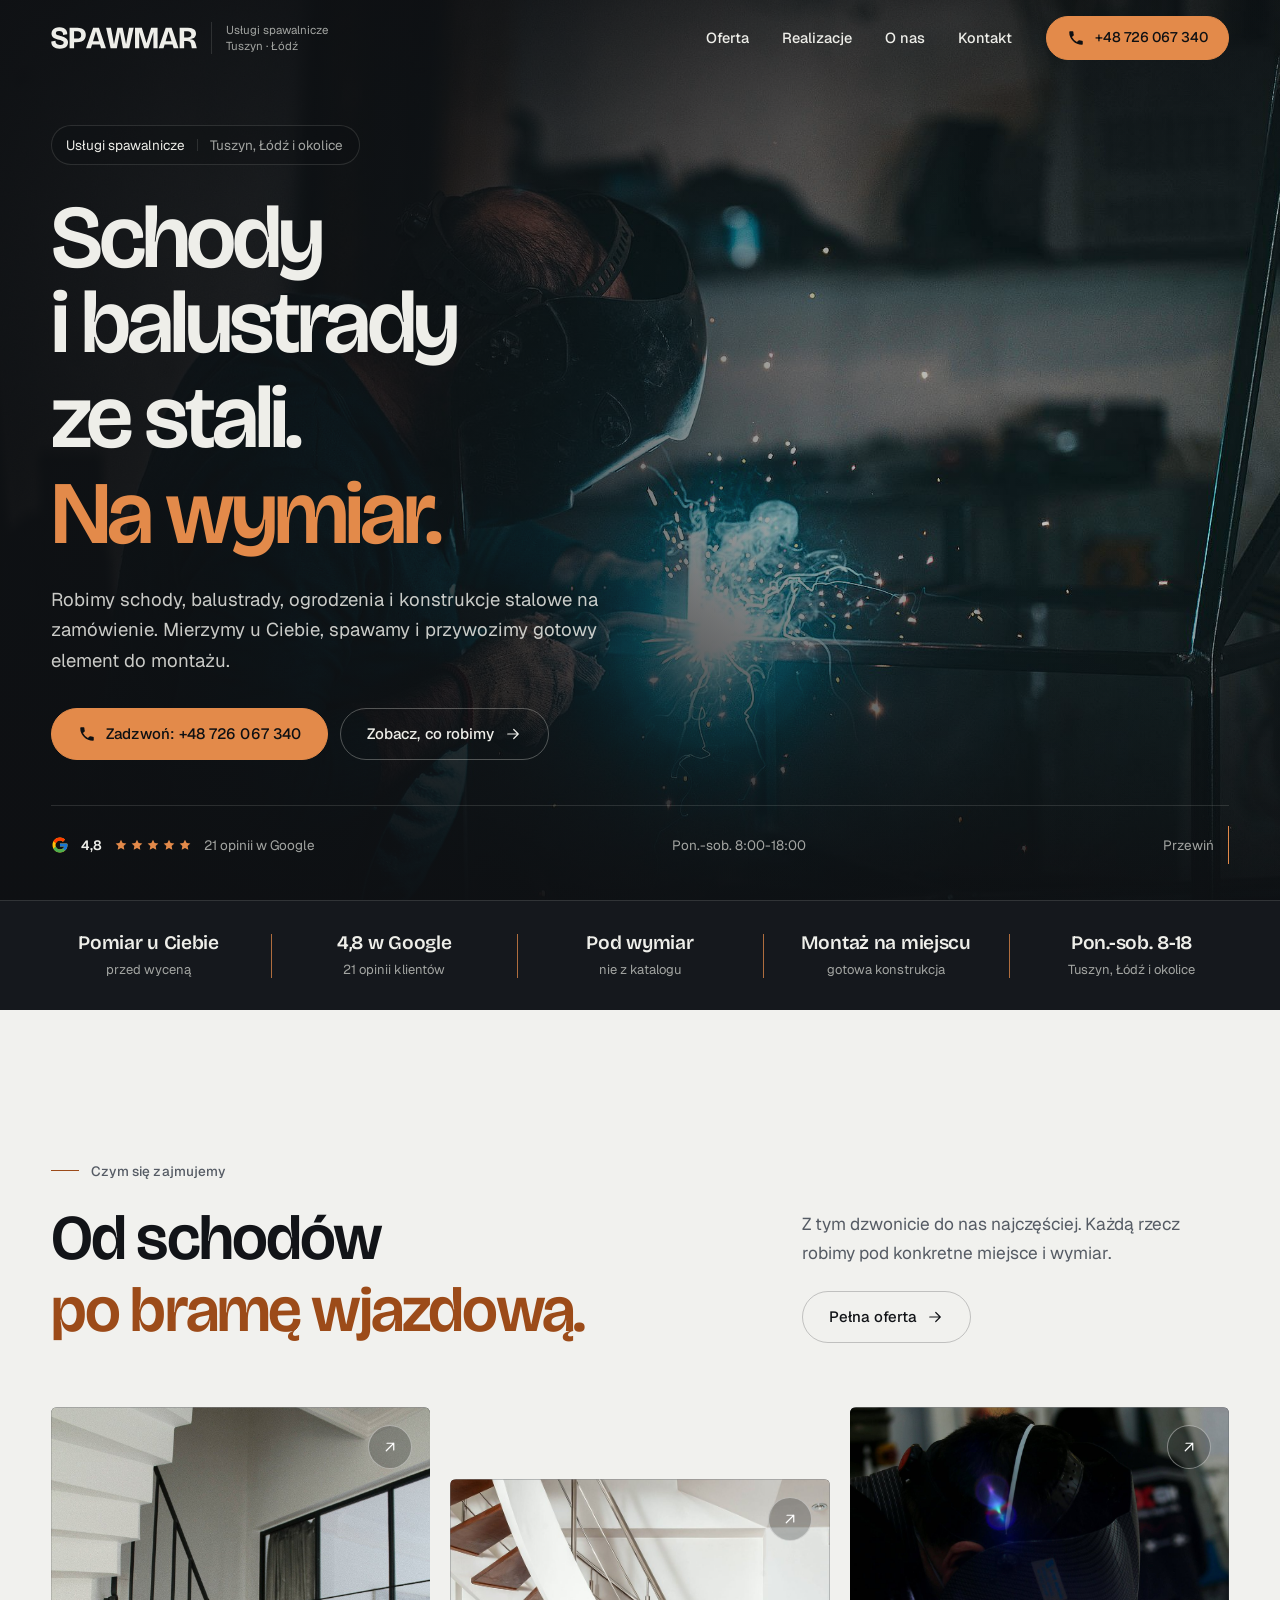
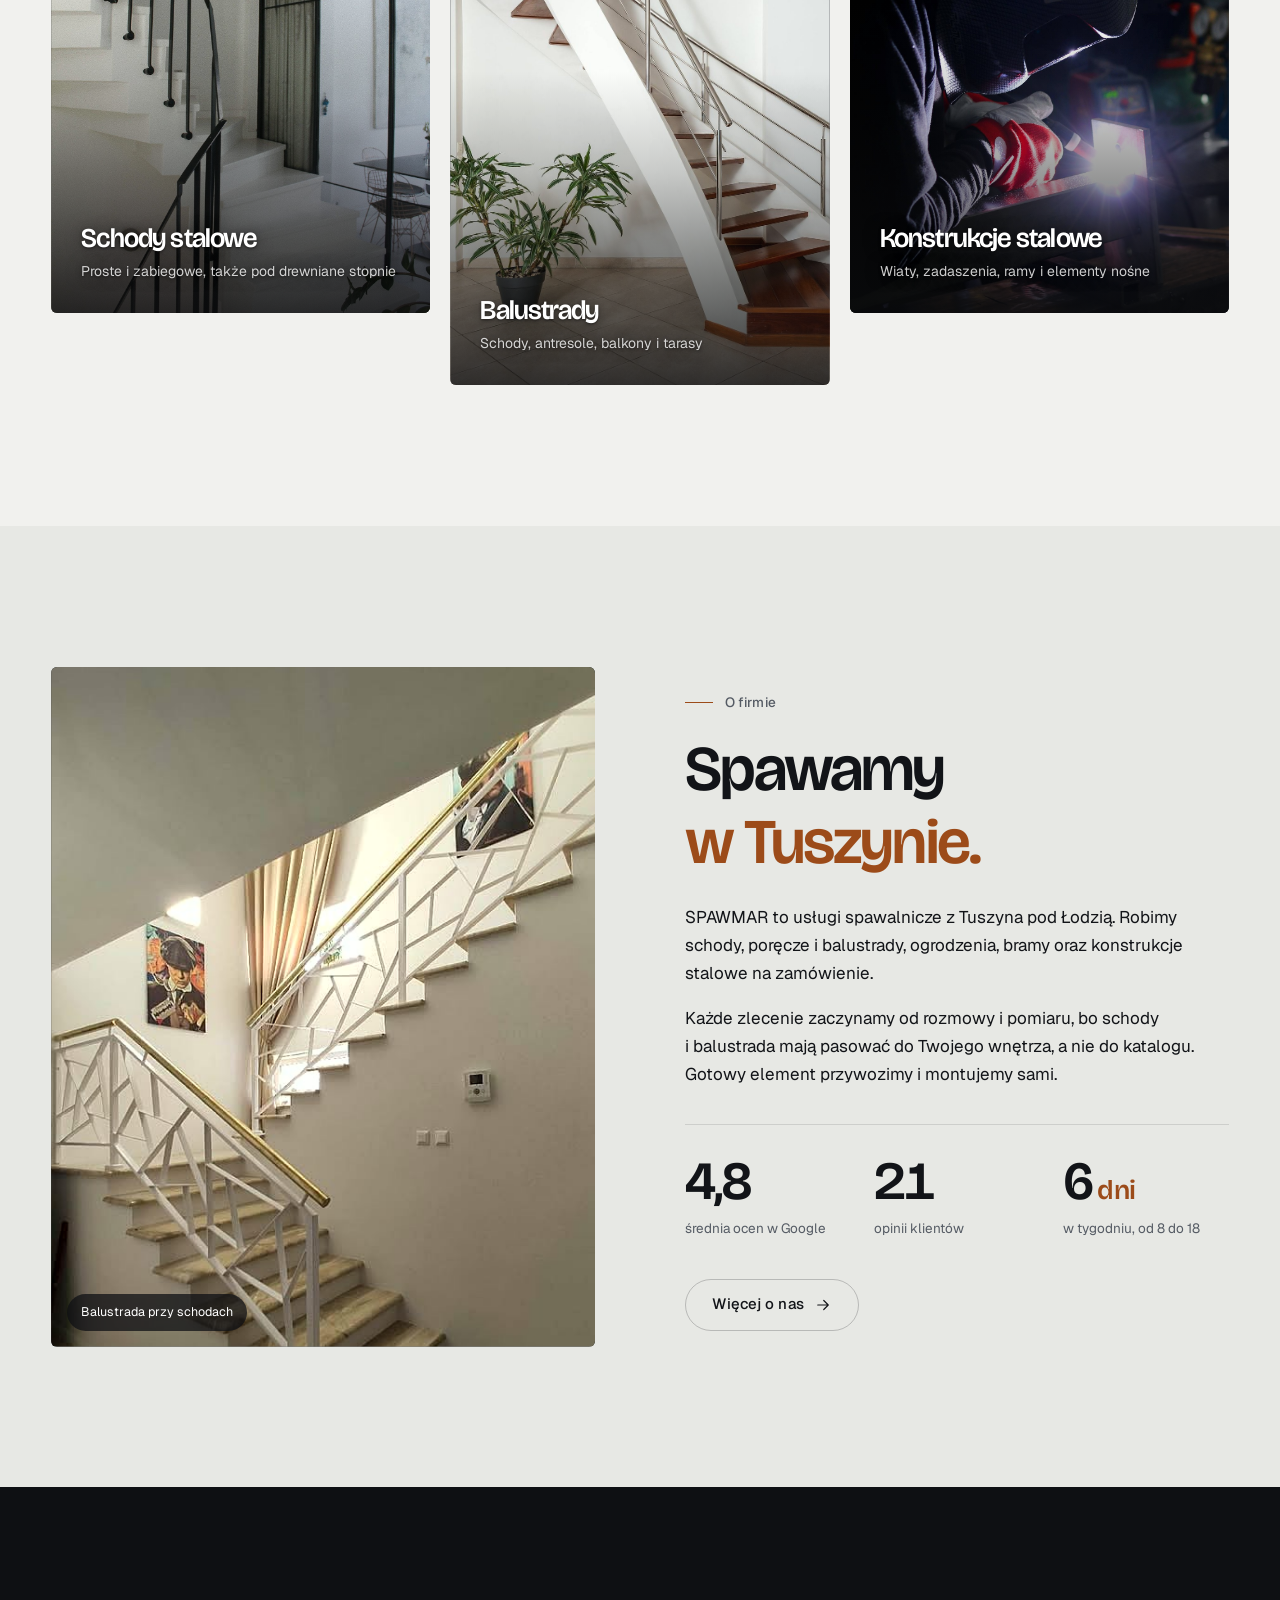
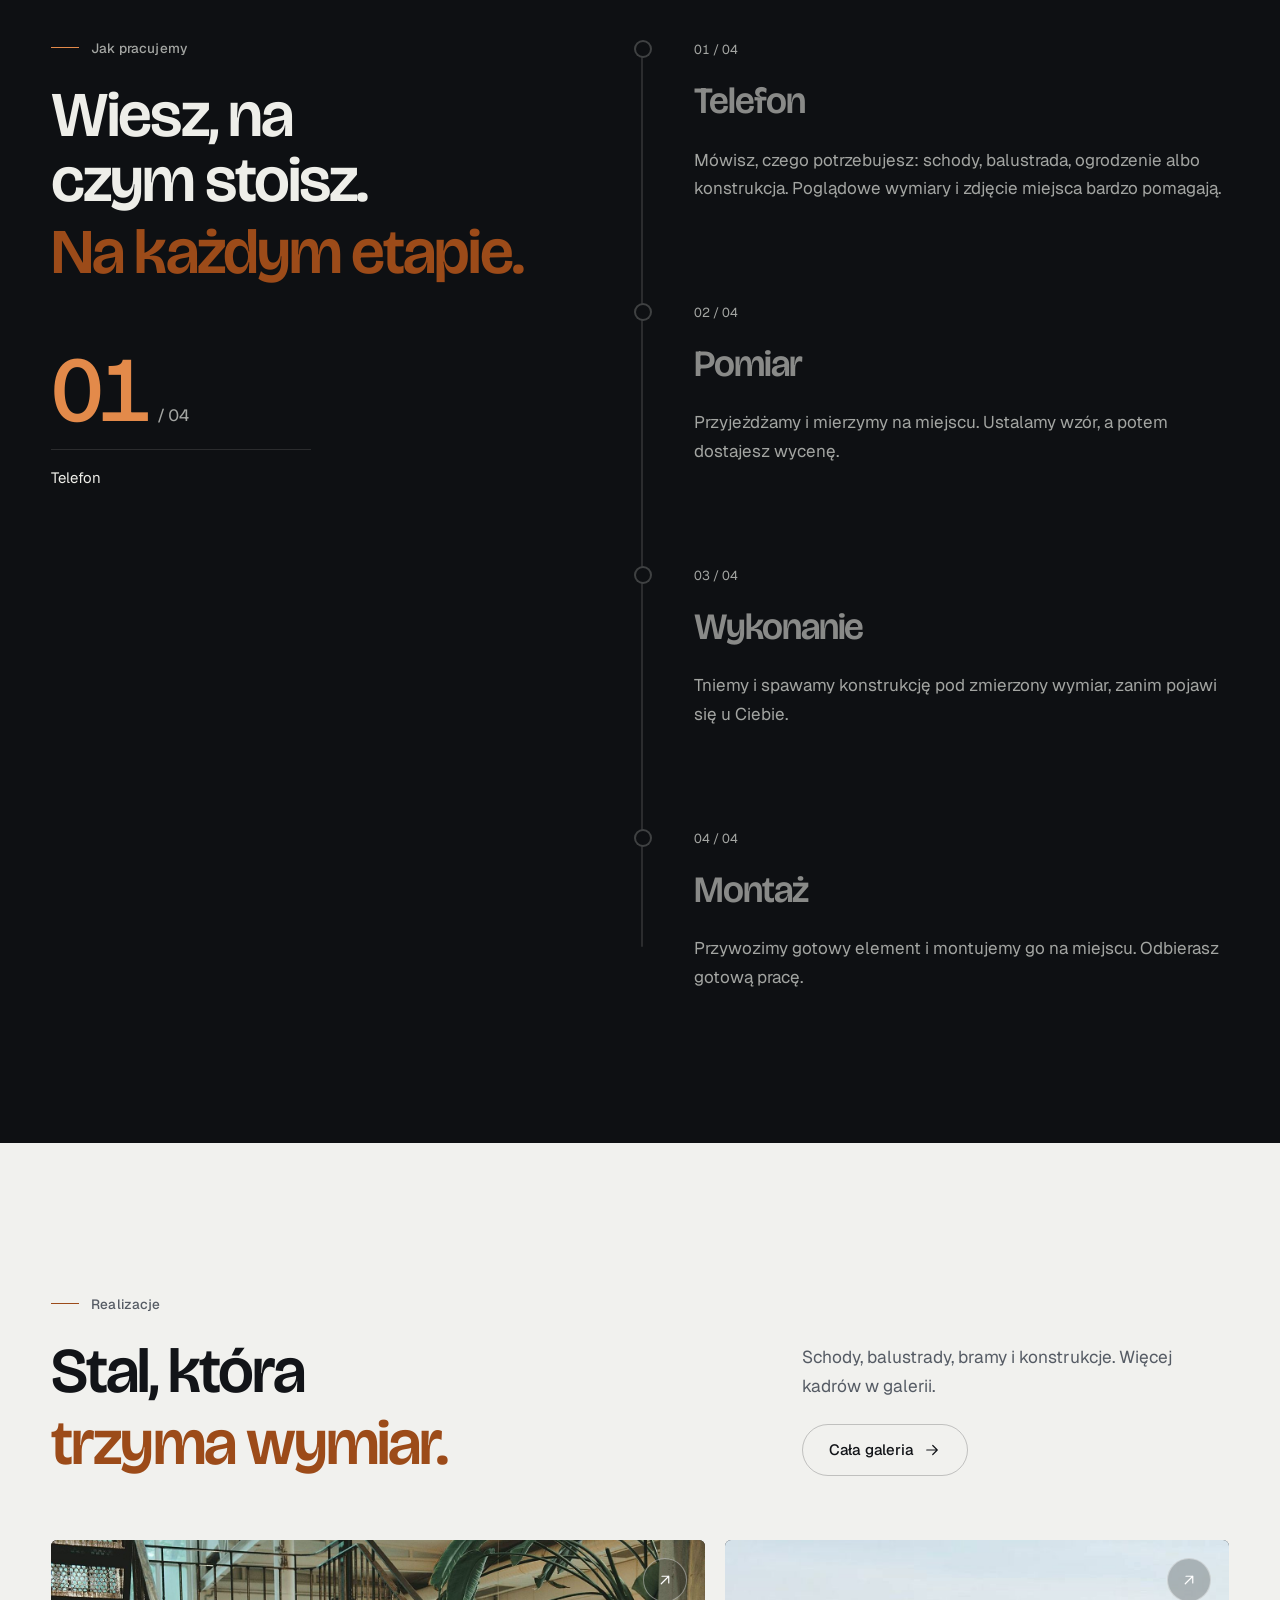
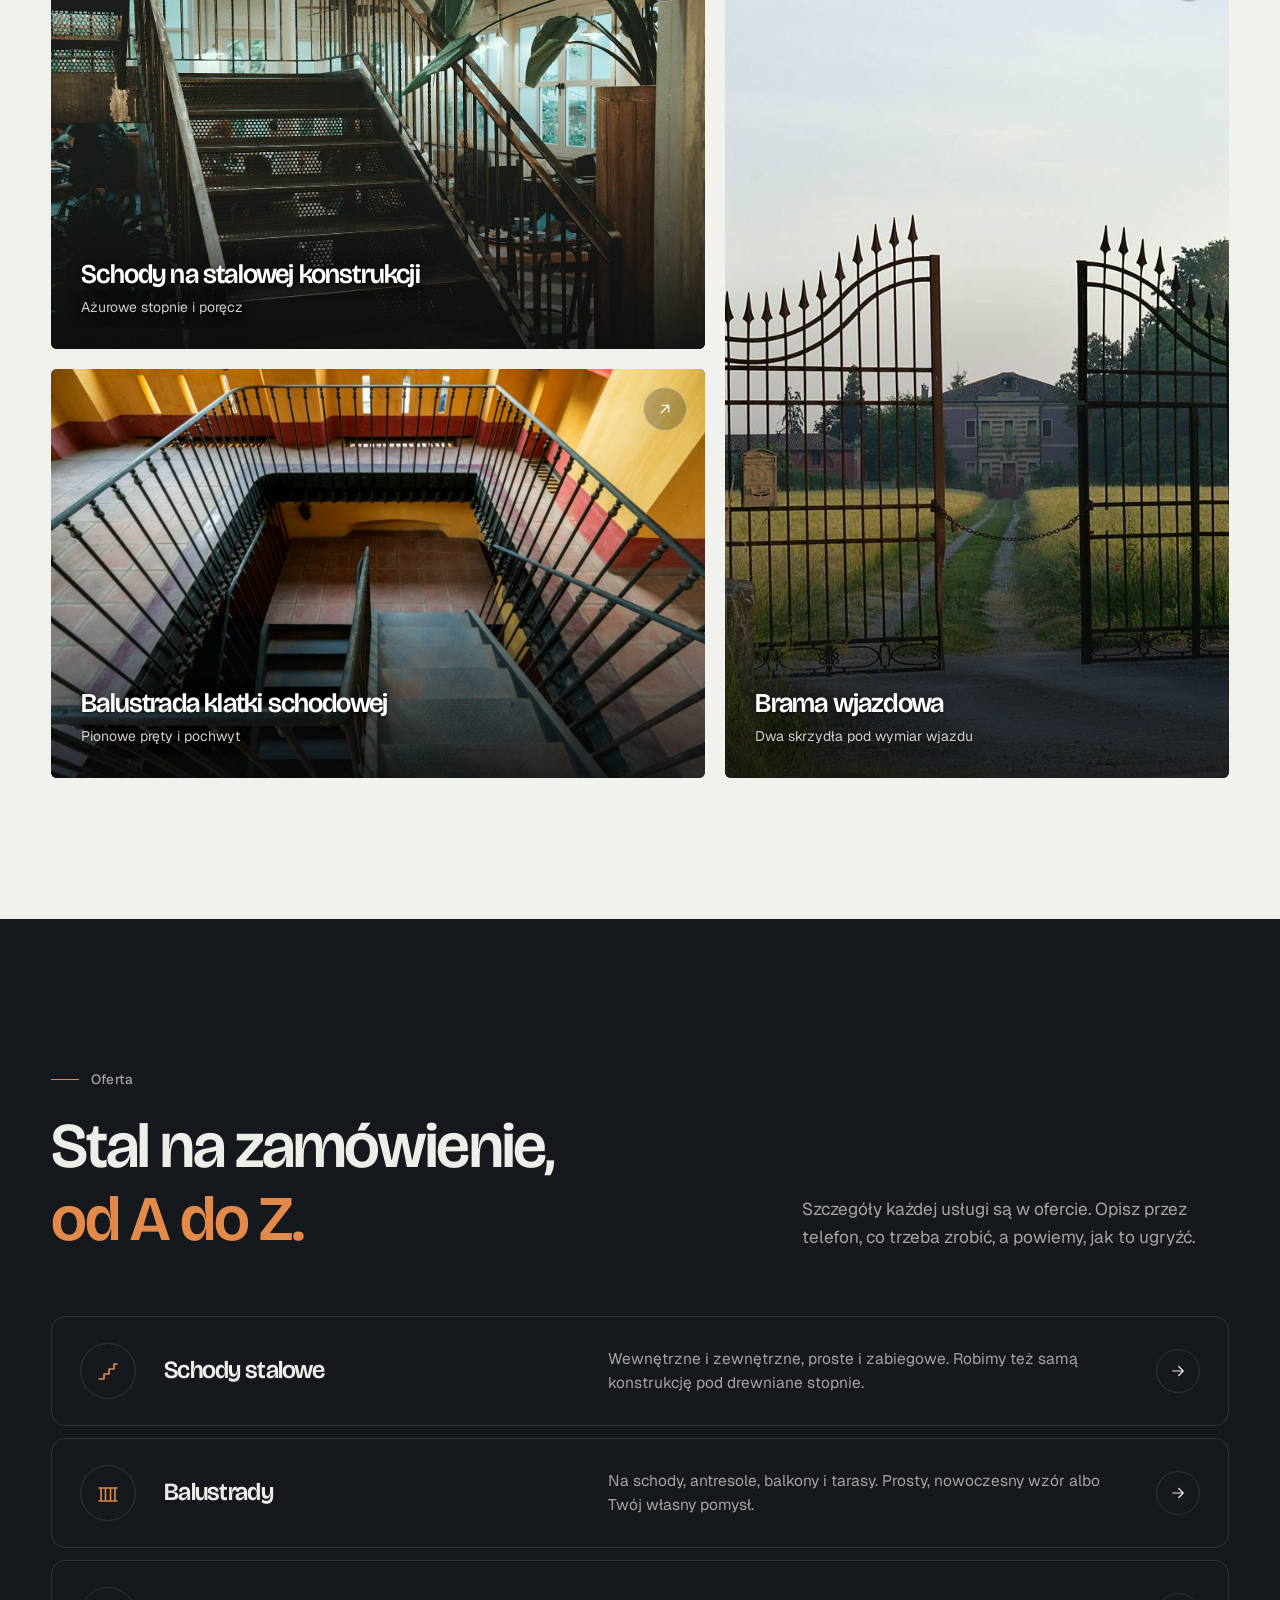
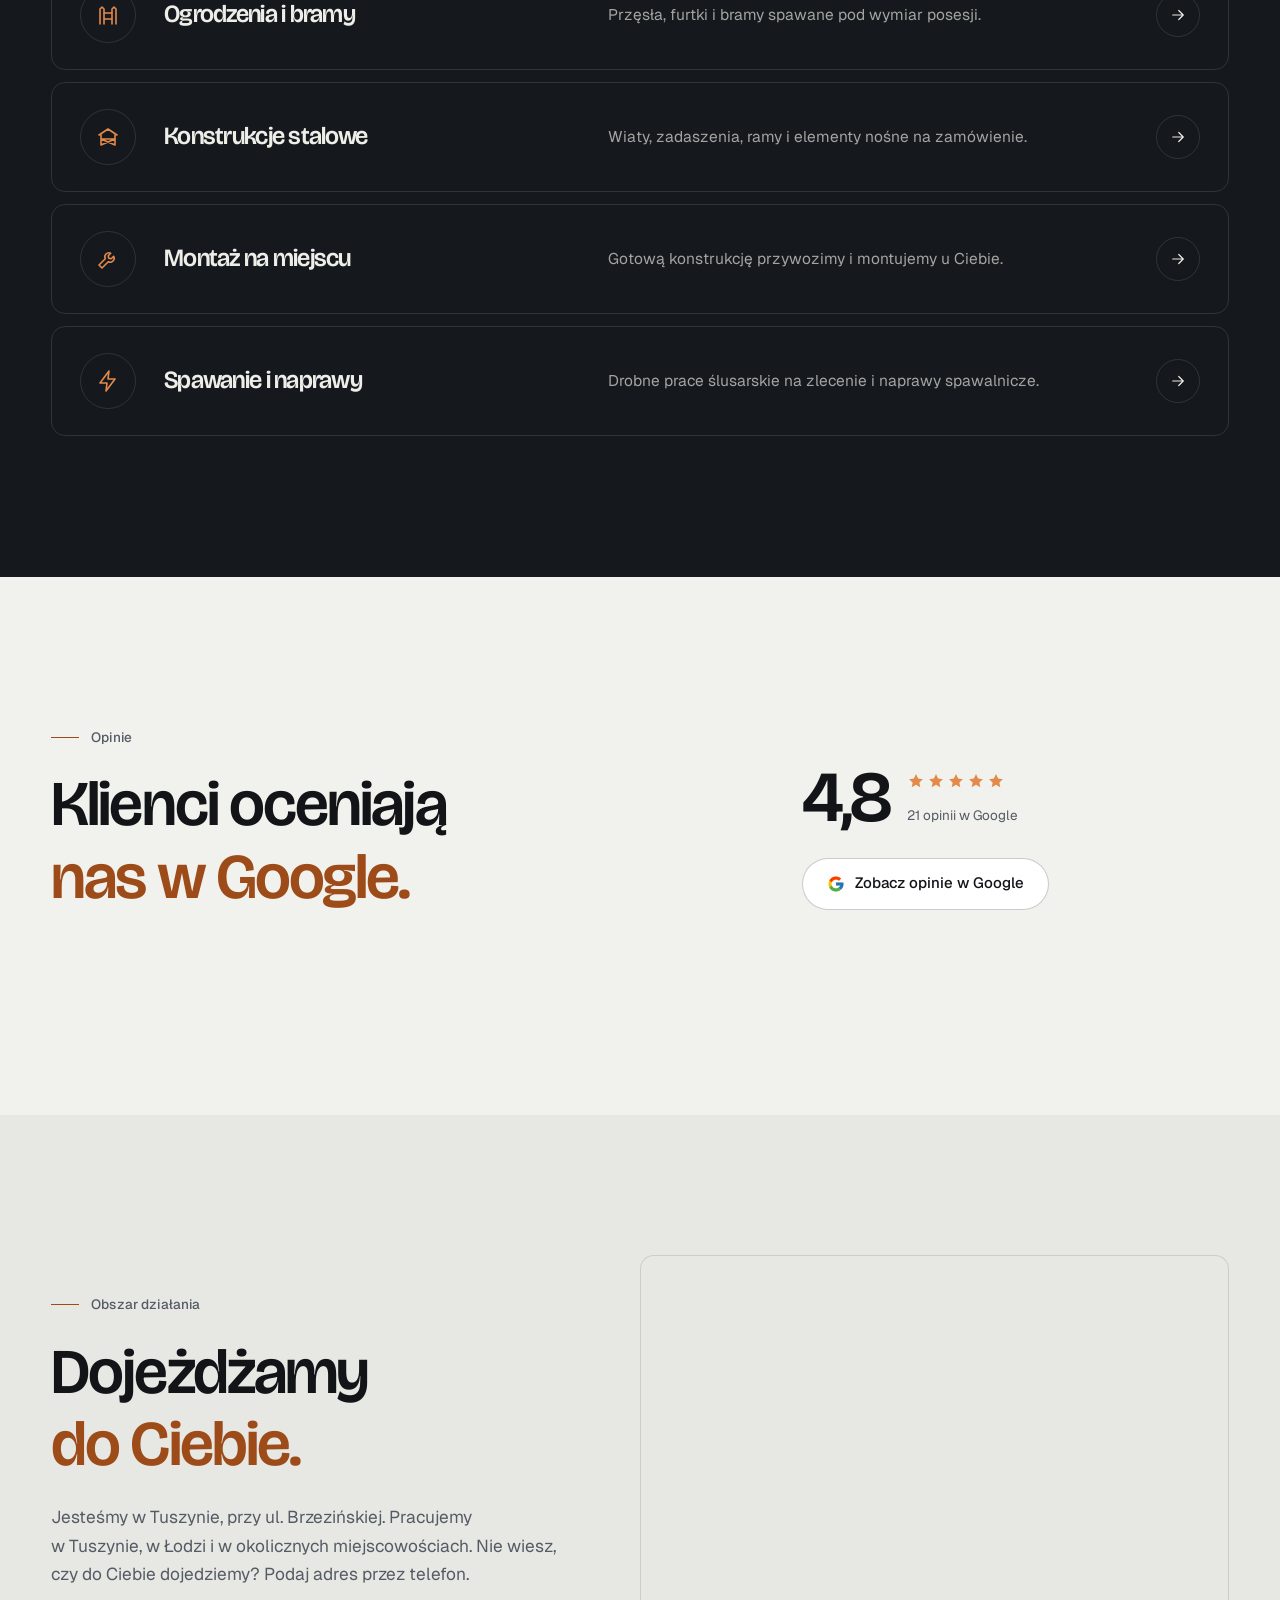
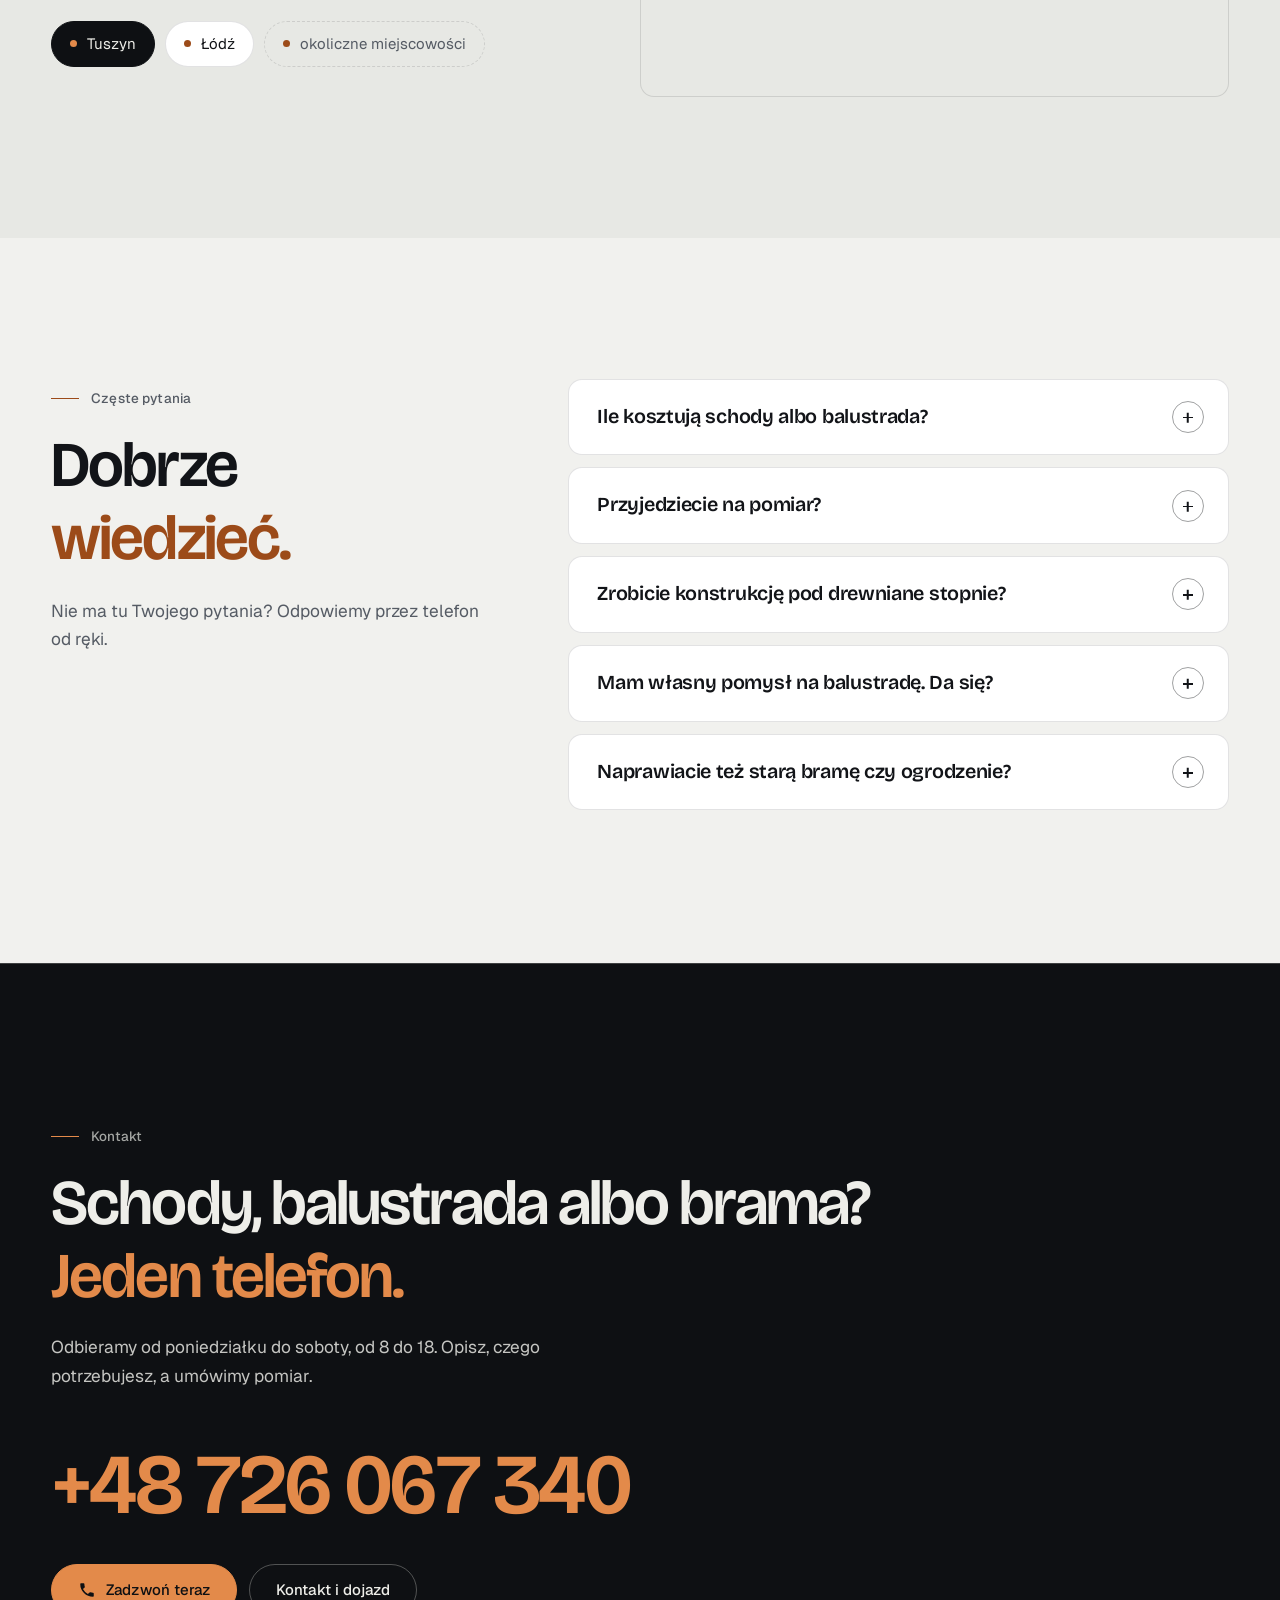
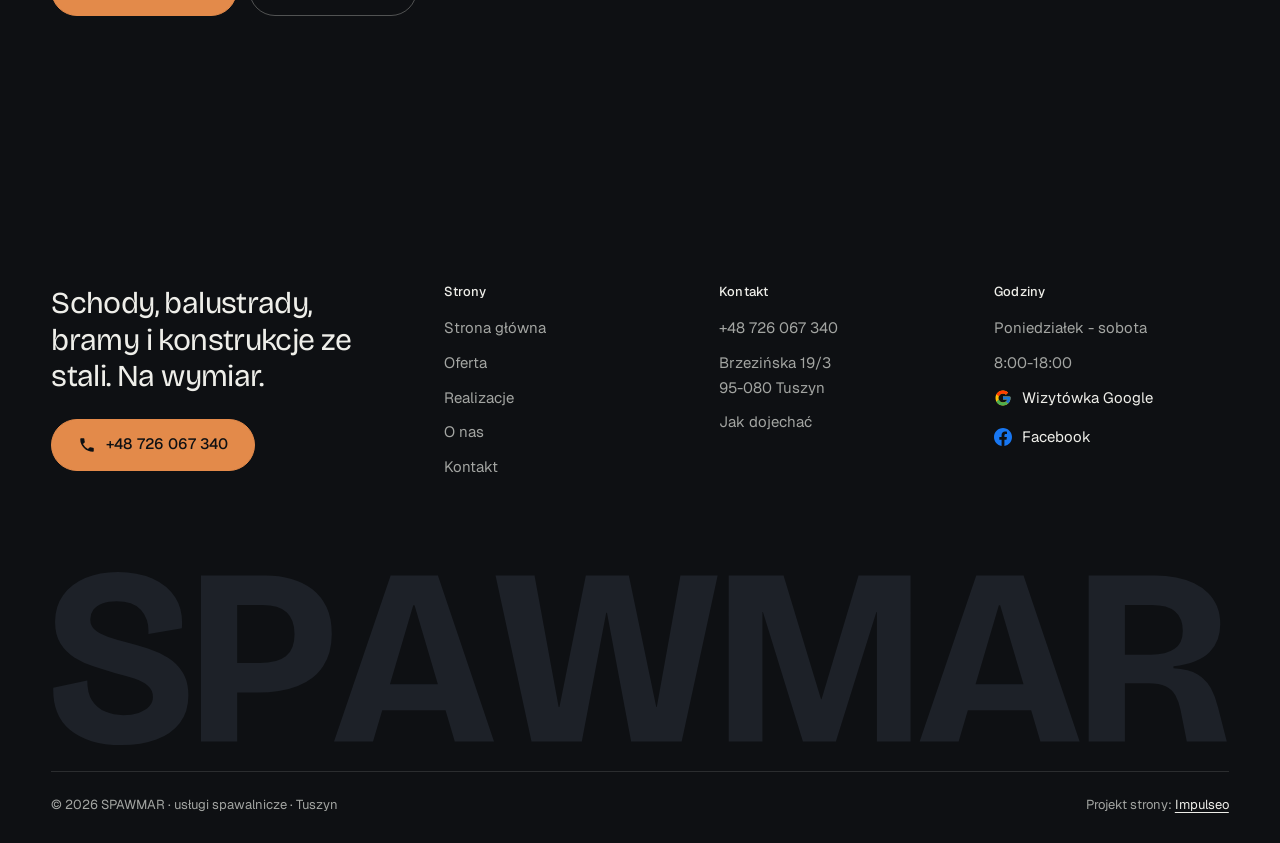
<file: index.html>
<!DOCTYPE html>
<html lang="pl">
<head>
<meta charset="UTF-8">
<meta name="viewport" content="width=device-width, initial-scale=1.0">
<title>SPAWMAR Tuszyn - schody, balustrady i konstrukcje stalowe</title>
<meta name="description" content="SPAWMAR z Tuszyna: schody stalowe, balustrady, ogrodzenia, bramy i konstrukcje stalowe na zamówienie. Pomiar na miejscu, spawanie i montaż. Tuszyn, Łódź i okolice. Tel. +48 726 067 340.">
<link rel="canonical" href="https://impulseo-pl.github.io/spawmar/">
<meta name="robots" content="noindex, nofollow">
<meta name="theme-color" content="#0E1013">
<meta property="og:type" content="website">
<meta property="og:locale" content="pl_PL">
<meta property="og:site_name" content="SPAWMAR">
<meta property="og:title" content="SPAWMAR Tuszyn - schody, balustrady i konstrukcje stalowe">
<meta property="og:description" content="SPAWMAR z Tuszyna: schody stalowe, balustrady, ogrodzenia, bramy i konstrukcje stalowe na zamówienie. Pomiar na miejscu, spawanie i montaż. Tuszyn, Łódź i okolice. Tel. +48 726 067 340.">
<meta property="og:url" content="https://impulseo-pl.github.io/spawmar/">
<meta property="og:image" content="https://impulseo-pl.github.io/spawmar/img/og.jpg">
<meta property="og:image:width" content="1200">
<meta property="og:image:height" content="630">
<meta name="twitter:card" content="summary_large_image">
<script type="application/ld+json">{"@context": "https://schema.org", "@type": "LocalBusiness", "name": "SPAWMAR", "url": "https://impulseo-pl.github.io/spawmar/", "telephone": "+48726067340", "image": "https://impulseo-pl.github.io/spawmar/img/og.jpg", "address": {"@type": "PostalAddress", "streetAddress": "Brzezińska 19/3", "postalCode": "95-080", "addressLocality": "Tuszyn", "addressCountry": "PL"}, "geo": {"@type": "GeoCoordinates", "latitude": 51.604992, "longitude": 19.5469026}, "openingHours": "Mo-Sa 08:00-18:00", "areaServed": ["Tuszyn", "Łódź"], "aggregateRating": {"@type": "AggregateRating", "ratingValue": "4.8", "reviewCount": "21"}, "sameAs": ["https://www.facebook.com/people/Spaw-Mar-Us%C5%82ugi-Spawalnicze/100063232239113/", "https://www.google.com/maps/place/SPAWMAR/@51.604992,19.5469026,17z/data=!4m6!3m5!1s0x471a2f89c10e8bd5:0x4c7c3c91ca6a2bdf!8m2!3d51.604992!4d19.5469026"]}</script>
<script>(function(){var d=document.documentElement;d.classList.add('js');try{if(!window.matchMedia('(prefers-reduced-motion: reduce)').matches)d.classList.add('anim');}catch(e){}setTimeout(function(){if(!d.classList.contains('anim-ok'))d.classList.remove('anim');},3500);})();</script>
<script>(function(){try{var d=document.documentElement,q=/[?&]intro/.test(location.search);if(!q&&window.matchMedia&&matchMedia('(prefers-reduced-motion: reduce)').matches)return;if(!q&&sessionStorage.getItem('spawmar_intro'))return;sessionStorage.setItem('spawmar_intro','1');d.classList.add('intro-on');setTimeout(function(){d.classList.remove('intro-on','intro-gra','intro-out');d.classList.add('hero-go')},4600);}catch(e){}})();</script>
<link rel="preload" as="image" href="img/hero.jpg" fetchpriority="high">
<link rel="preconnect" href="https://fonts.googleapis.com">
<link rel="preconnect" href="https://fonts.gstatic.com" crossorigin>
<link href="https://fonts.googleapis.com/css2?family=Bricolage+Grotesque:opsz,wght@12..96,400..700&family=Geist:wght@400..600&display=swap" rel="stylesheet">
<link rel="stylesheet" href="assets/styles.css?v=20261106a">
<script src="assets/lenis.min.js?v=1.1.20" defer></script>
<script src="assets/main.js?v=20261106a" defer></script>
<meta name="nb-deploy" content="9fb678af984a">
</head>
<body>
<a class="skip" href="#tresc">Przejdź do treści</a>
<header class="site-head">
<div class="intro" aria-hidden="true"><span class="intro-line"><i></i></span><span class="intro-meta">usługi spawalnicze · Tuszyn · Łódź</span></div><div class="head-in">
  <a class="brand" href="index.html" aria-label="SPAWMAR - strona główna">
    <span class="znak"><svg class="wm" viewBox="16 -682 4681 704" role="img" aria-label="SPAWMAR"><path pathLength="1" style="--i:0" d="M297 14Q229 14 177.5 -1.5Q126 -17 91 -46.5Q56 -76 39.5 -118.5Q23 -161 25 -214L160 -243Q160 -193 179 -163Q198 -133 231 -119Q264 -105 303 -105Q338 -105 364.5 -114Q391 -123 406 -139Q421 -155 421 -177Q421 -205 401 -222Q381 -239 347.5 -250.5Q314 -262 273 -272Q230 -284 187.5 -298Q145 -312 110 -333.5Q75 -355 53.5 -389.5Q32 -424 32 -476Q32 -538 64 -582Q96 -626 152 -650Q208 -674 282 -674Q359 -674 418.5 -648Q478 -622 510 -572.5Q542 -523 536 -450L403 -428Q405 -459 397 -483Q389 -507 373 -524Q357 -541 333 -549.5Q309 -558 277 -558Q243 -558 219.5 -549Q196 -540 184 -523.5Q172 -507 172 -485Q172 -460 190 -444Q208 -428 240.5 -417Q273 -406 315 -395Q358 -384 401 -370Q444 -356 481 -333Q518 -310 540 -274Q562 -238 562 -182Q562 -118 528 -74Q494 -30 434.5 -8Q375 14 297 14Z"/><path pathLength="1" style="--i:1" d="M715 -195V-312H847Q915 -312 949.5 -339Q984 -366 984 -427Q984 -486 952.5 -514.5Q921 -543 857 -543H715V-660H867Q923 -660 971.5 -646.5Q1020 -633 1056 -604.5Q1092 -576 1112 -532.5Q1132 -489 1132 -428Q1132 -352 1097.5 -299.5Q1063 -247 997 -221Q931 -195 834 -195ZM612 0V-660H756V0Z"/><path pathLength="1" style="--i:2" d="M1141 0 1366 -660H1554L1777 0H1621L1461 -542H1456L1296 0ZM1262 -124V-228H1674V-124Z"/><path pathLength="1" style="--i:3" d="M1926 0 1783 -660H1938L2034 -137H2037L2142 -660H2313L2422 -137H2424L2518 -660H2666L2523 0H2322L2226 -512H2223L2126 0Z"/><path pathLength="1" style="--i:4" d="M2710 0V-660H2928L3077 -168H3079L3226 -660H3433V0H3299V-515H3297L3136 0H3005L2846 -515H2844V0Z"/><path pathLength="1" style="--i:5" d="M3469 0 3694 -660H3882L4105 0H3949L3789 -542H3784L3624 0ZM3590 -124V-228H4002V-124Z"/><path pathLength="1" style="--i:6" d="M4141 0V-660H4404Q4449 -660 4488.5 -652.5Q4528 -645 4560 -629.5Q4592 -614 4615.5 -591Q4639 -568 4651.5 -536.5Q4664 -505 4664 -465Q4664 -435 4654 -407Q4644 -379 4622 -356.5Q4600 -334 4564 -319.5Q4528 -305 4478 -299V-291Q4540 -288 4574.5 -266.5Q4609 -245 4627 -211.5Q4645 -178 4655 -136L4690 0H4531L4506 -126Q4499 -161 4485.5 -184.5Q4472 -208 4447 -220Q4422 -232 4380 -232H4285V0ZM4285 -345H4388Q4450 -345 4482.5 -368.5Q4515 -392 4515 -440Q4515 -492 4484.5 -517.5Q4454 -543 4392 -543H4285Z"/></svg></span>
    <span class="brand-sub">Usługi spawalnicze<br>Tuszyn · Łódź</span>
  </a>
  <nav class="nav-links" aria-label="Menu główne">
    <a class="nl" href="oferta.html">Oferta</a><a class="nl" href="realizacje.html">Realizacje</a><a class="nl" href="o-nas.html">O&nbsp;nas</a><a class="nl" href="kontakt.html">Kontakt</a>
    <a class="btn btn-copper nav-cta" href="tel:+48726067340"><svg class="ico" width="16" height="16" viewBox="0 0 24 24" fill="none" aria-hidden="true"><path d="M6.6 10.8a15.5 15.5 0 0 0 6.6 6.6l2.2-2.2a1 1 0 0 1 1-.24 11.4 11.4 0 0 0 3.6.58 1 1 0 0 1 1 1V20a1 1 0 0 1-1 1A17 17 0 0 1 3 4a1 1 0 0 1 1-1h3.5a1 1 0 0 1 1 1c0 1.25.2 2.46.58 3.6a1 1 0 0 1-.25 1l-2.23 2.2Z" fill="currentColor"/></svg>+48&nbsp;726&nbsp;067&nbsp;340</a>
  </nav>
  <button class="burger" type="button" aria-label="Otwórz menu" aria-expanded="false" aria-controls="mnav"><span></span><span></span></button>
</div>
</header>
<script>(function(){var d=document.documentElement;if(!d.classList.contains('intro-on'))return;
var wyszlo=false,koniec=false,t0=Date.now();
function heroGotowe(){var im=document.querySelector('.hero-media img');return !!(im&&im.complete&&im.naturalWidth>0);}
function sprzataj(){if(koniec)return;koniec=true;d.classList.add('hero-go');d.classList.remove('intro-on','intro-gra','intro-out');
['--i-w','--i-h','--i-px','--i-py','--i-zmniejsz','--i-baza-w','--i-baza-h'].forEach(function(k){d.style.removeProperty(k);});
try{document.dispatchEvent(new Event('wejscie:koniec'));}catch(e){}}
function wyjdz(){if(wyszlo||koniec)return;wyszlo=true;d.classList.add('intro-out');setTimeout(function(){d.classList.add('hero-go');},240);setTimeout(sprzataj,880);}
function moze(){if(wyszlo||koniec)return;var t=Date.now()-t0;if(t>=1240&&(heroGotowe()||t>=1700))wyjdz();else setTimeout(moze,60);}
try{var znak=document.querySelector('.brand .znak'),wm=znak&&znak.querySelector('.wm');if(!wm){sprzataj();return;}
znak.classList.add('mierze');var r=wm.getBoundingClientRect();znak.classList.remove('mierze');
if(!r.width||!r.height){sprzataj();return;}
var W=window.innerWidth,H=window.innerHeight,cel=W<680?Math.min(W*0.8,340):Math.min(W*0.44,660);cel=Math.max(r.width,cel);
var u=function(k,v){d.style.setProperty(k,v);};
u('--i-w',Math.round(cel)+'px');u('--i-h',Math.round(cel*r.height/r.width)+'px');u('--i-zmniejsz',(r.width/cel).toFixed(4));
u('--i-px',Math.round(r.left+r.width/2-W/2)+'px');u('--i-py',Math.round(r.top+r.height/2-H/2)+'px');
u('--i-baza-w',Math.round(r.width)+'px');u('--i-baza-h',Math.round(r.height)+'px');
requestAnimationFrame(function(){requestAnimationFrame(function(){d.classList.add('intro-gra');t0=Date.now();moze();});});
['wheel','touchstart','keydown','pointerdown'].forEach(function(ev){window.addEventListener(ev,function(){sprzataj();},{once:true,passive:true});});
setTimeout(sprzataj,3900);
}catch(e){sprzataj();}})();</script>
<div class="mnav" id="mnav">
  <div class="mnav-in">
    <a class="ml" href="index.html" aria-current="page">Strona główna</a><a class="ml" href="oferta.html">Oferta</a><a class="ml" href="realizacje.html">Realizacje</a><a class="ml" href="o-nas.html">O&nbsp;nas</a><a class="ml" href="kontakt.html">Kontakt</a>
    <div class="mnav-foot">
      <span>Poniedziałek - sobota, 8:00-18:00</span>
      <a class="btn btn-copper" href="tel:+48726067340"><svg class="ico" width="16" height="16" viewBox="0 0 24 24" fill="none" aria-hidden="true"><path d="M6.6 10.8a15.5 15.5 0 0 0 6.6 6.6l2.2-2.2a1 1 0 0 1 1-.24 11.4 11.4 0 0 0 3.6.58 1 1 0 0 1 1 1V20a1 1 0 0 1-1 1A17 17 0 0 1 3 4a1 1 0 0 1 1-1h3.5a1 1 0 0 1 1 1c0 1.25.2 2.46.58 3.6a1 1 0 0 1-.25 1l-2.23 2.2Z" fill="currentColor"/></svg>+48&nbsp;726&nbsp;067&nbsp;340</a>
    </div>
  </div>
</div>
<main id="tresc">

<section class="hero">
  <div class="hero-media"><img src="img/hero.jpg" alt="Spawacz w masce przy spawaniu stalowej ramy, iskry w warsztacie" width="1920" height="1280" decoding="async" fetchpriority="high"></div>
  <div class="hero-in">
    <p class="hero-tag up" style="--d:0">Usługi spawalnicze<span class="sep" aria-hidden="true"></span><span class="muted">Tuszyn, Łódź i&nbsp;okolice</span></p>
    <h1><span class="ln"><span class="ln-i" style="--k:0">Schody i&nbsp;balustrady</span></span><span class="ln"><span class="ln-i" style="--k:1">ze stali.</span></span><span class="ln"><span class="ln-i" style="--k:2"><em>Na wymiar.</em></span></span></h1>
    <p class="hero-lead up" style="--d:380">Robimy schody, balustrady, ogrodzenia i&nbsp;konstrukcje stalowe na zamówienie. Mierzymy u&nbsp;Ciebie, spawamy i&nbsp;przywozimy gotowy element do montażu.</p>
    <div class="hero-ctas up" style="--d:500">
      <a class="btn btn-copper" href="tel:+48726067340"><svg class="ico" width="16" height="16" viewBox="0 0 24 24" fill="none" aria-hidden="true"><path d="M6.6 10.8a15.5 15.5 0 0 0 6.6 6.6l2.2-2.2a1 1 0 0 1 1-.24 11.4 11.4 0 0 0 3.6.58 1 1 0 0 1 1 1V20a1 1 0 0 1-1 1A17 17 0 0 1 3 4a1 1 0 0 1 1-1h3.5a1 1 0 0 1 1 1c0 1.25.2 2.46.58 3.6a1 1 0 0 1-.25 1l-2.23 2.2Z" fill="currentColor"/></svg>Zadzwoń: +48&nbsp;726&nbsp;067&nbsp;340</a>
      <a class="btn btn-ghost" href="oferta.html">Zobacz, co robimy<svg class="ico arr" width="18" height="18" viewBox="0 0 24 24" fill="none" stroke="currentColor" stroke-width="1.6" stroke-linecap="round" stroke-linejoin="round" aria-hidden="true"><path d="M5 12h14M13 6l6 6-6 6"/></svg></a>
    </div>
    <div class="hero-foot up" style="--d:640">
      <span class="rate"><svg class="g-logo" viewBox="0 0 48 48" aria-hidden="true"><path fill="#FFC107" d="M43.6 20.5H42V20H24v8h11.3C33.7 32.7 29.2 36 24 36c-6.6 0-12-5.4-12-12s5.4-12 12-12c3.1 0 5.8 1.2 7.9 3.1l5.7-5.7C34 6.1 29.3 4 24 4 12.9 4 4 12.9 4 24s8.9 20 20 20 20-8.9 20-20c0-1.3-.1-2.4-.4-3.5z"/><path fill="#FF3D00" d="m6.3 14.7 6.6 4.8C14.7 15.1 19 12 24 12c3.1 0 5.8 1.2 7.9 3.1l5.7-5.7C34 6.1 29.3 4 24 4 16.3 4 9.7 8.3 6.3 14.7z"/><path fill="#4CAF50" d="M24 44c5.2 0 9.9-2 13.4-5.2l-6.2-5.2A11.9 11.9 0 0 1 24 36c-5.2 0-9.6-3.3-11.3-7.9l-6.5 5C9.5 39.6 16.2 44 24 44z"/><path fill="#1976D2" d="M43.6 20.5H42V20H24v8h11.3a12 12 0 0 1-4.1 5.6l6.2 5.2C37 39.2 44 34 44 24c0-1.3-.1-2.4-.4-3.5z"/></svg><b>4,8</b><span class="stars" aria-label="Ocena 4,8 na 5"><svg viewBox="0 0 24 24" aria-hidden="true"><path fill="currentColor" d="M12 2.8l2.8 5.9 6.4.8-4.7 4.4 1.2 6.3L12 17.1l-5.7 3.1 1.2-6.3L2.8 9.5l6.4-.8z"/></svg><svg viewBox="0 0 24 24" aria-hidden="true"><path fill="currentColor" d="M12 2.8l2.8 5.9 6.4.8-4.7 4.4 1.2 6.3L12 17.1l-5.7 3.1 1.2-6.3L2.8 9.5l6.4-.8z"/></svg><svg viewBox="0 0 24 24" aria-hidden="true"><path fill="currentColor" d="M12 2.8l2.8 5.9 6.4.8-4.7 4.4 1.2 6.3L12 17.1l-5.7 3.1 1.2-6.3L2.8 9.5l6.4-.8z"/></svg><svg viewBox="0 0 24 24" aria-hidden="true"><path fill="currentColor" d="M12 2.8l2.8 5.9 6.4.8-4.7 4.4 1.2 6.3L12 17.1l-5.7 3.1 1.2-6.3L2.8 9.5l6.4-.8z"/></svg><svg viewBox="0 0 24 24" aria-hidden="true"><path fill="currentColor" d="M12 2.8l2.8 5.9 6.4.8-4.7 4.4 1.2 6.3L12 17.1l-5.7 3.1 1.2-6.3L2.8 9.5l6.4-.8z"/></svg></span><span>21 opinii w&nbsp;Google</span></span>
      <span>Pon.-sob. 8:00-18:00</span>
      <span class="cue" aria-hidden="true">Przewiń<span class="cue-line"><i></i></span></span>
    </div>
  </div>
</section>

<section class="strip" aria-label="Najważniejsze w skrócie">
  <div class="strip-in">
    <div class="strip-it"><div class="k">Pomiar u&nbsp;Ciebie</div><div class="v">przed wyceną</div></div>
    <div class="strip-it"><div class="k">4,8 w&nbsp;Google</div><div class="v">21 opinii klientów</div></div>
    <div class="strip-it"><div class="k">Pod wymiar</div><div class="v">nie z&nbsp;katalogu</div></div>
    <div class="strip-it"><div class="k">Montaż na miejscu</div><div class="v">gotowa konstrukcja</div></div>
    <div class="strip-it"><div class="k">Pon.-sob. 8-18</div><div class="v">Tuszyn, Łódź i&nbsp;okolice</div></div>
  </div>
</section>

<section class="sec" id="uslugi">
  <div class="wrap">
    <div class="sec-head">
      <div>
        <p class="eyebrow rv">Czym się zajmujemy</p>
        <h2 class="h2 rv rv-h"><span class="ln"><span class="ln-i" style="--k:0">Od schodów</span></span><span class="ln"><span class="ln-i" style="--k:1"><em>po bramę wjazdową.</em></span></span></h2>
      </div>
      <div class="side rv" style="--d:120">
        <p class="lead">Z&nbsp;tym dzwonicie do nas najczęściej. Każdą rzecz robimy pod konkretne miejsce i&nbsp;wymiar.</p>
        <a class="btn btn-ghost" href="oferta.html">Pełna oferta<svg class="ico arr" width="18" height="18" viewBox="0 0 24 24" fill="none" stroke="currentColor" stroke-width="1.6" stroke-linecap="round" stroke-linejoin="round" aria-hidden="true"><path d="M5 12h14M13 6l6 6-6 6"/></svg></a>
      </div>
    </div>
    <div class="tiles-3">
      <a class="tile rv-img rv" style="--d:0" href="oferta.html#schody">
        <img src="img/g15.jpg" alt="Jasne schody z czarną stalową balustradą" width="1200" height="1800" decoding="async">
        <span class="go" aria-hidden="true"><svg class="ico" width="18" height="18" viewBox="0 0 24 24" fill="none" stroke="currentColor" stroke-width="1.6" stroke-linecap="round" stroke-linejoin="round" aria-hidden="true"><path d="M7 17 17 7M8 7h9v9"/></svg></span>
        <span class="tile-cap"><h3>Schody stalowe</h3><span>Proste i&nbsp;zabiegowe, także pod drewniane stopnie</span></span>
      </a><a class="tile rv-img rv" style="--d:120" href="oferta.html#balustrady">
        <img src="img/g14.jpg" alt="Kręte schody z metalową balustradą" width="1200" height="1233" decoding="async">
        <span class="go" aria-hidden="true"><svg class="ico" width="18" height="18" viewBox="0 0 24 24" fill="none" stroke="currentColor" stroke-width="1.6" stroke-linecap="round" stroke-linejoin="round" aria-hidden="true"><path d="M7 17 17 7M8 7h9v9"/></svg></span>
        <span class="tile-cap"><h3>Balustrady</h3><span>Schody, antresole, balkony i&nbsp;tarasy</span></span>
      </a><a class="tile rv-img rv" style="--d:240" href="oferta.html#konstrukcje">
        <img src="img/g8.jpg" alt="Spawanie stalowego profilu w warsztacie" width="1200" height="1800" decoding="async">
        <span class="go" aria-hidden="true"><svg class="ico" width="18" height="18" viewBox="0 0 24 24" fill="none" stroke="currentColor" stroke-width="1.6" stroke-linecap="round" stroke-linejoin="round" aria-hidden="true"><path d="M7 17 17 7M8 7h9v9"/></svg></span>
        <span class="tile-cap"><h3>Konstrukcje stalowe</h3><span>Wiaty, zadaszenia, ramy i&nbsp;elementy nośne</span></span>
      </a>
    </div>
  </div>
</section>

<section class="sec paper-2">
  <div class="wrap about">
    <figure class="fig rv-img rv">
      <img src="img/about.jpg" alt="Biała balustrada przy schodach we wnętrzu - realizacja SPAWMAR" width="720" height="819" decoding="async" data-plx="36" style="height:112%;margin-top:-6%">
      <figcaption class="fig-tag">Balustrada przy schodach</figcaption>
    </figure>
    <div>
      <p class="eyebrow rv">O&nbsp;firmie</p>
      <h2 class="h2 rv rv-h"><span class="ln"><span class="ln-i" style="--k:0">Spawamy</span></span><span class="ln"><span class="ln-i" style="--k:1"><em>w&nbsp;Tuszynie.</em></span></span></h2>
      <p class="rv" style="--d:100;margin-top:28px">SPAWMAR to usługi spawalnicze z&nbsp;Tuszyna pod Łodzią. Robimy schody, poręcze i&nbsp;balustrady, ogrodzenia, bramy oraz konstrukcje stalowe na zamówienie.</p>
      <p class="rv" style="--d:160">Każde zlecenie zaczynamy od rozmowy i&nbsp;pomiaru, bo schody i&nbsp;balustrada mają pasować do Twojego wnętrza, a&nbsp;nie do katalogu. Gotowy element przywozimy i&nbsp;montujemy sami.</p>
      <div class="stats rv" style="--d:200">
        <div class="stat"><b><span class="num" data-to="4,8">4,8</span></b><span>średnia ocen w&nbsp;Google</span></div>
        <div class="stat"><b><span class="num" data-to="21">21</span></b><span>opinii klientów</span></div>
        <div class="stat"><b><span class="num" data-to="6">6</span><small>dni</small></b><span>w&nbsp;tygodniu, od 8 do 18</span></div>
      </div>
      <a class="btn btn-ghost rv" style="--d:240" href="o-nas.html">Więcej o&nbsp;nas<svg class="ico arr" width="18" height="18" viewBox="0 0 24 24" fill="none" stroke="currentColor" stroke-width="1.6" stroke-linecap="round" stroke-linejoin="round" aria-hidden="true"><path d="M5 12h14M13 6l6 6-6 6"/></svg></a>
    </div>
  </div>
</section>

<section class="proces proces-os sec">
  <div class="wrap proc-grid">
    <div class="proc-side">
      <p class="eyebrow rv">Jak pracujemy</p>
      <h2 class="h2 rv rv-h"><span class="ln"><span class="ln-i" style="--k:0">Wiesz, na czym stoisz.</span></span><span class="ln"><span class="ln-i" style="--k:1"><em>Na każdym etapie.</em></span></span></h2>
      <div class="proc-count rv" style="--d:160" aria-hidden="true"><b>01</b><span>/ 04</span></div>
      <p class="proc-now rv" style="--d:200" aria-hidden="true">Telefon</p>
    </div>
    <div class="proc-steps">
      <span class="wire" aria-hidden="true"><i></i></span>
      <ol class="proc-ol"><li class="step" data-nazwa="Telefon">
          <span class="no">01 / 04</span>
          <h3>Telefon</h3>
          <p>Mówisz, czego potrzebujesz: schody, balustrada, ogrodzenie albo konstrukcja. Poglądowe wymiary i&nbsp;zdjęcie miejsca bardzo pomagają.</p>
        </li><li class="step" data-nazwa="Pomiar">
          <span class="no">02 / 04</span>
          <h3>Pomiar</h3>
          <p>Przyjeżdżamy i&nbsp;mierzymy na miejscu. Ustalamy wzór, a&nbsp;potem dostajesz wycenę.</p>
        </li><li class="step" data-nazwa="Wykonanie">
          <span class="no">03 / 04</span>
          <h3>Wykonanie</h3>
          <p>Tniemy i&nbsp;spawamy konstrukcję pod zmierzony wymiar, zanim pojawi się u&nbsp;Ciebie.</p>
        </li><li class="step" data-nazwa="Montaż">
          <span class="no">04 / 04</span>
          <h3>Montaż</h3>
          <p>Przywozimy gotowy element i&nbsp;montujemy go na miejscu. Odbierasz gotową pracę.</p>
        </li></ol>
    </div>
  </div>
</section>

<section class="sec">
  <div class="wrap">
    <div class="sec-head">
      <div>
        <p class="eyebrow rv">Realizacje</p>
        <h2 class="h2 rv rv-h"><span class="ln"><span class="ln-i" style="--k:0">Stal, która</span></span><span class="ln"><span class="ln-i" style="--k:1"><em>trzyma wymiar.</em></span></span></h2>
      </div>
      <div class="side rv" style="--d:120">
        <p class="lead">Schody, balustrady, bramy i&nbsp;konstrukcje. Więcej kadrów w&nbsp;galerii.</p>
        <a class="btn btn-ghost" href="realizacje.html">Cała galeria<svg class="ico arr" width="18" height="18" viewBox="0 0 24 24" fill="none" stroke="currentColor" stroke-width="1.6" stroke-linecap="round" stroke-linejoin="round" aria-hidden="true"><path d="M5 12h14M13 6l6 6-6 6"/></svg></a>
      </div>
    </div>
    <div class="gal-3">
      <a class="tile rv-img rv" style="--d:0" href="realizacje.html">
        <img src="img/g3.jpg" alt="Stalowe schody z ażurowymi stopniami i poręczą" width="1600" height="1066" loading="lazy" decoding="async">
        <span class="go" aria-hidden="true"><svg class="ico" width="18" height="18" viewBox="0 0 24 24" fill="none" stroke="currentColor" stroke-width="1.6" stroke-linecap="round" stroke-linejoin="round" aria-hidden="true"><path d="M7 17 17 7M8 7h9v9"/></svg></span>
        <span class="tile-cap"><h3>Schody na stalowej konstrukcji</h3><span>Ażurowe stopnie i&nbsp;poręcz</span></span>
      </a><a class="tile rv-img rv" style="--d:120" href="realizacje.html">
        <img src="img/g7.jpg" alt="Kuta brama wjazdowa między ceglanymi słupami" width="1600" height="1066" loading="lazy" decoding="async">
        <span class="go" aria-hidden="true"><svg class="ico" width="18" height="18" viewBox="0 0 24 24" fill="none" stroke="currentColor" stroke-width="1.6" stroke-linecap="round" stroke-linejoin="round" aria-hidden="true"><path d="M7 17 17 7M8 7h9v9"/></svg></span>
        <span class="tile-cap"><h3>Brama wjazdowa</h3><span>Dwa skrzydła pod wymiar wjazdu</span></span>
      </a><a class="tile rv-img rv" style="--d:240" href="realizacje.html">
        <img src="img/g12.jpg" alt="Stalowa balustrada wokół klatki schodowej" width="1562" height="1030" loading="lazy" decoding="async">
        <span class="go" aria-hidden="true"><svg class="ico" width="18" height="18" viewBox="0 0 24 24" fill="none" stroke="currentColor" stroke-width="1.6" stroke-linecap="round" stroke-linejoin="round" aria-hidden="true"><path d="M7 17 17 7M8 7h9v9"/></svg></span>
        <span class="tile-cap"><h3>Balustrada klatki schodowej</h3><span>Pionowe pręty i&nbsp;pochwyt</span></span>
      </a>
    </div>
  </div>
</section>

<section class="sec dark-2" id="oferta">
  <div class="wrap">
    <div class="sec-head">
      <div>
        <p class="eyebrow rv">Oferta</p>
        <h2 class="h2 rv rv-h"><span class="ln"><span class="ln-i" style="--k:0">Stal na zamówienie,</span></span><span class="ln"><span class="ln-i" style="--k:1"><em>od A do Z.</em></span></span></h2>
      </div>
      <div class="side rv" style="--d:120">
        <p class="lead">Szczegóły każdej usługi są w&nbsp;ofercie. Opisz przez telefon, co trzeba zrobić, a&nbsp;powiemy, jak to ugryźć.</p>
      </div>
    </div>
    <div class="svc-list">
      <a class="card rv" style="--d:0" href="oferta.html#schody">
        <span class="ic"><svg class="ico" width="24" height="24" viewBox="0 0 24 24" fill="none" stroke="currentColor" stroke-width="1.6" stroke-linecap="round" stroke-linejoin="round" aria-hidden="true"><path d="M3 20h5v-5h5v-5h5V5h3"/></svg></span>
        <h3>Schody stalowe</h3>
        <p>Wewnętrzne i&nbsp;zewnętrzne, proste i&nbsp;zabiegowe. Robimy też samą konstrukcję pod drewniane stopnie.</p>
        <span class="go" aria-hidden="true"><svg class="ico arr" width="18" height="18" viewBox="0 0 24 24" fill="none" stroke="currentColor" stroke-width="1.6" stroke-linecap="round" stroke-linejoin="round" aria-hidden="true"><path d="M5 12h14M13 6l6 6-6 6"/></svg></span>
      </a><a class="card rv" style="--d:60" href="oferta.html#balustrady">
        <span class="ic"><svg class="ico" width="24" height="24" viewBox="0 0 24 24" fill="none" stroke="currentColor" stroke-width="1.6" stroke-linecap="round" stroke-linejoin="round" aria-hidden="true"><path d="M3 7h18M5 7v13M9.5 7v13M14.5 7v13M19 7v13M3 20h18"/></svg></span>
        <h3>Balustrady</h3>
        <p>Na schody, antresole, balkony i&nbsp;tarasy. Prosty, nowoczesny wzór albo Twój własny pomysł.</p>
        <span class="go" aria-hidden="true"><svg class="ico arr" width="18" height="18" viewBox="0 0 24 24" fill="none" stroke="currentColor" stroke-width="1.6" stroke-linecap="round" stroke-linejoin="round" aria-hidden="true"><path d="M5 12h14M13 6l6 6-6 6"/></svg></span>
      </a><a class="card rv" style="--d:120" href="oferta.html#ogrodzenia">
        <span class="ic"><svg class="ico" width="24" height="24" viewBox="0 0 24 24" fill="none" stroke="currentColor" stroke-width="1.6" stroke-linecap="round" stroke-linejoin="round" aria-hidden="true"><path d="M4 21V6l2-2 2 2v15M16 21V6l2-2 2 2v15M8 10h8M8 16h8"/></svg></span>
        <h3>Ogrodzenia i&nbsp;bramy</h3>
        <p>Przęsła, furtki i&nbsp;bramy spawane pod wymiar posesji.</p>
        <span class="go" aria-hidden="true"><svg class="ico arr" width="18" height="18" viewBox="0 0 24 24" fill="none" stroke="currentColor" stroke-width="1.6" stroke-linecap="round" stroke-linejoin="round" aria-hidden="true"><path d="M5 12h14M13 6l6 6-6 6"/></svg></span>
      </a><a class="card rv" style="--d:180" href="oferta.html#konstrukcje">
        <span class="ic"><svg class="ico" width="24" height="24" viewBox="0 0 24 24" fill="none" stroke="currentColor" stroke-width="1.6" stroke-linecap="round" stroke-linejoin="round" aria-hidden="true"><path d="M3 10 12 4l9 6M5 10v10M19 10v10M5 14h14M5 14l14 6M19 14 5 20"/></svg></span>
        <h3>Konstrukcje stalowe</h3>
        <p>Wiaty, zadaszenia, ramy i&nbsp;elementy nośne na zamówienie.</p>
        <span class="go" aria-hidden="true"><svg class="ico arr" width="18" height="18" viewBox="0 0 24 24" fill="none" stroke="currentColor" stroke-width="1.6" stroke-linecap="round" stroke-linejoin="round" aria-hidden="true"><path d="M5 12h14M13 6l6 6-6 6"/></svg></span>
      </a><a class="card rv" style="--d:240" href="oferta.html#montaz">
        <span class="ic"><svg class="ico" width="24" height="24" viewBox="0 0 24 24" fill="none" stroke="currentColor" stroke-width="1.6" stroke-linecap="round" stroke-linejoin="round" aria-hidden="true"><path d="M14.7 6.3a4 4 0 0 0-5.4 5.4L3 18l3 3 6.3-6.3a4 4 0 0 0 5.4-5.4l-2.5 2.5-2.4-.6-.6-2.4 2.5-2.5z"/></svg></span>
        <h3>Montaż na miejscu</h3>
        <p>Gotową konstrukcję przywozimy i&nbsp;montujemy u&nbsp;Ciebie.</p>
        <span class="go" aria-hidden="true"><svg class="ico arr" width="18" height="18" viewBox="0 0 24 24" fill="none" stroke="currentColor" stroke-width="1.6" stroke-linecap="round" stroke-linejoin="round" aria-hidden="true"><path d="M5 12h14M13 6l6 6-6 6"/></svg></span>
      </a><a class="card rv" style="--d:300" href="oferta.html#spawanie">
        <span class="ic"><svg class="ico" width="24" height="24" viewBox="0 0 24 24" fill="none" stroke="currentColor" stroke-width="1.6" stroke-linecap="round" stroke-linejoin="round" aria-hidden="true"><path d="M13 2 4 14h7l-1 8 9-12h-7l1-8z"/></svg></span>
        <h3>Spawanie i&nbsp;naprawy</h3>
        <p>Drobne prace ślusarskie na zlecenie i&nbsp;naprawy spawalnicze.</p>
        <span class="go" aria-hidden="true"><svg class="ico arr" width="18" height="18" viewBox="0 0 24 24" fill="none" stroke="currentColor" stroke-width="1.6" stroke-linecap="round" stroke-linejoin="round" aria-hidden="true"><path d="M5 12h14M13 6l6 6-6 6"/></svg></span>
      </a>
    </div>
  </div>
</section>

<section class="opinie sec" id="opinie">
  <div class="wrap">
    <div class="sec-head">
      <div>
        <p class="eyebrow rv">Opinie</p>
        <h2 class="h2 rv rv-h"><span class="ln"><span class="ln-i" style="--k:0">Klienci oceniają</span></span><span class="ln"><span class="ln-i" style="--k:1"><em>nas w&nbsp;Google.</em></span></span></h2>
      </div>
      <div class="side rv" style="--d:120">
        <div class="op-meta"><span class="big">4,8</span><span><span class="stars" aria-label="Ocena 4,8 na 5"><svg viewBox="0 0 24 24" aria-hidden="true"><path fill="currentColor" d="M12 2.8l2.8 5.9 6.4.8-4.7 4.4 1.2 6.3L12 17.1l-5.7 3.1 1.2-6.3L2.8 9.5l6.4-.8z"/></svg><svg viewBox="0 0 24 24" aria-hidden="true"><path fill="currentColor" d="M12 2.8l2.8 5.9 6.4.8-4.7 4.4 1.2 6.3L12 17.1l-5.7 3.1 1.2-6.3L2.8 9.5l6.4-.8z"/></svg><svg viewBox="0 0 24 24" aria-hidden="true"><path fill="currentColor" d="M12 2.8l2.8 5.9 6.4.8-4.7 4.4 1.2 6.3L12 17.1l-5.7 3.1 1.2-6.3L2.8 9.5l6.4-.8z"/></svg><svg viewBox="0 0 24 24" aria-hidden="true"><path fill="currentColor" d="M12 2.8l2.8 5.9 6.4.8-4.7 4.4 1.2 6.3L12 17.1l-5.7 3.1 1.2-6.3L2.8 9.5l6.4-.8z"/></svg><svg viewBox="0 0 24 24" aria-hidden="true"><path fill="currentColor" d="M12 2.8l2.8 5.9 6.4.8-4.7 4.4 1.2 6.3L12 17.1l-5.7 3.1 1.2-6.3L2.8 9.5l6.4-.8z"/></svg></span><small>21 opinii w&nbsp;Google</small></span></div>
        <a class="op-google" href="https://www.google.com/maps/place/SPAWMAR/@51.604992,19.5469026,17z/data=!4m6!3m5!1s0x471a2f89c10e8bd5:0x4c7c3c91ca6a2bdf!8m2!3d51.604992!4d19.5469026" target="_blank" rel="noopener"><svg class="g-logo" viewBox="0 0 48 48" aria-hidden="true"><path fill="#FFC107" d="M43.6 20.5H42V20H24v8h11.3C33.7 32.7 29.2 36 24 36c-6.6 0-12-5.4-12-12s5.4-12 12-12c3.1 0 5.8 1.2 7.9 3.1l5.7-5.7C34 6.1 29.3 4 24 4 12.9 4 4 12.9 4 24s8.9 20 20 20 20-8.9 20-20c0-1.3-.1-2.4-.4-3.5z"/><path fill="#FF3D00" d="m6.3 14.7 6.6 4.8C14.7 15.1 19 12 24 12c3.1 0 5.8 1.2 7.9 3.1l5.7-5.7C34 6.1 29.3 4 24 4 16.3 4 9.7 8.3 6.3 14.7z"/><path fill="#4CAF50" d="M24 44c5.2 0 9.9-2 13.4-5.2l-6.2-5.2A11.9 11.9 0 0 1 24 36c-5.2 0-9.6-3.3-11.3-7.9l-6.5 5C9.5 39.6 16.2 44 24 44z"/><path fill="#1976D2" d="M43.6 20.5H42V20H24v8h11.3a12 12 0 0 1-4.1 5.6l6.2 5.2C37 39.2 44 34 44 24c0-1.3-.1-2.4-.4-3.5z"/></svg>Zobacz opinie w&nbsp;Google</a>
      </div>
    </div>
  </div>
</section>

<section class="sec paper-2" id="dojazd">
  <div class="wrap area">
    <div>
      <p class="eyebrow rv">Obszar działania</p>
      <h2 class="h2 rv rv-h"><span class="ln"><span class="ln-i" style="--k:0">Dojeżdżamy</span></span><span class="ln"><span class="ln-i" style="--k:1"><em>do Ciebie.</em></span></span></h2>
      <p class="lead rv" style="--d:120;margin-top:26px">Jesteśmy w&nbsp;Tuszynie, przy ul. Brzezińskiej. Pracujemy w&nbsp;Tuszynie, w&nbsp;Łodzi i&nbsp;w&nbsp;okolicznych miejscowościach. Nie wiesz, czy do Ciebie dojedziemy? Podaj adres przez telefon.</p>
      <ul class="cities rv" style="--d:180">
        <li class="base">Tuszyn</li><li>Łódź</li><li class="more">okoliczne miejscowości</li>
      </ul>
    </div>
    <div class="map rv" style="--d:120">
      <iframe title="Mapa dojazdu - SPAWMAR, Tuszyn" src="https://maps.google.com/maps?q=51.604992,19.5469026&z=10&output=embed" loading="lazy" referrerpolicy="no-referrer-when-downgrade"></iframe>
    </div>
  </div>
</section>

<section class="sec" id="pytania">
  <div class="wrap faq-wrap">
    <div class="faq-side">
      <p class="eyebrow rv">Częste pytania</p>
      <h2 class="h2 rv rv-h"><span class="ln"><span class="ln-i" style="--k:0">Dobrze</span></span><span class="ln"><span class="ln-i" style="--k:1"><em>wiedzieć.</em></span></span></h2>
      <p class="lead rv" style="--d:120;margin-top:26px">Nie ma tu Twojego pytania? Odpowiemy przez telefon od ręki.</p>
    </div>
    <div>
      <details class="faq-item rv" style="--d:0">
          <summary>Ile kosztują schody albo balustrada?<i></i><i></i></summary>
          <div class="faq-a"><p>Zależy od wymiarów, wzoru i&nbsp;długości. Przez telefon podamy wstępne widełki, a&nbsp;dokładną cenę po pomiarze na miejscu.</p></div>
        </details><details class="faq-item rv" style="--d:70">
          <summary>Przyjedziecie na pomiar?<i></i><i></i></summary>
          <div class="faq-a"><p>Tak. Mierzymy na miejscu, żeby gotowa konstrukcja pasowała do schodów, ścian i&nbsp;posadzki bez poprawek przy montażu.</p></div>
        </details><details class="faq-item rv" style="--d:140">
          <summary>Zrobicie konstrukcję pod drewniane stopnie?<i></i><i></i></summary>
          <div class="faq-a"><p>Tak. Spawamy stalową konstrukcję schodów, a&nbsp;stopnie z&nbsp;drewna kładzie się na niej później.</p></div>
        </details><details class="faq-item rv" style="--d:210">
          <summary>Mam własny pomysł na balustradę. Da się?<i></i><i></i></summary>
          <div class="faq-a"><p>Pokaż szkic albo zdjęcie, które Ci się podoba. Powiemy, jak to zrobić ze stali i&nbsp;ile to będzie kosztować.</p></div>
        </details><details class="faq-item rv" style="--d:280">
          <summary>Naprawiacie też starą bramę czy ogrodzenie?<i></i><i></i></summary>
          <div class="faq-a"><p>Tak, bierzemy też drobne prace ślusarskie i&nbsp;naprawy spawalnicze. Opisz, co się stało, a&nbsp;powiemy, czy warto naprawiać.</p></div>
        </details>
    </div>
  </div>
</section>

<section class="stopklatka">
  <div class="stk-bg" style="background-image:url(img/g13.jpg)" aria-hidden="true"></div>
  <div class="stk-in">
    <p class="eyebrow rv">Kontakt</p>
    <h2 class="h2 rv rv-h"><span class="ln"><span class="ln-i" style="--k:0">Schody, balustrada albo brama?</span></span><span class="ln"><span class="ln-i" style="--k:1"><em>Jeden telefon.</em></span></span></h2>
    <p class="lead rv" style="--d:120;margin-top:24px">Odbieramy od poniedziałku do soboty, od 8 do 18. Opisz, czego potrzebujesz, a&nbsp;umówimy pomiar.</p>
    <a class="cta-phone rv" style="--d:180" href="tel:+48726067340">+48&nbsp;726&nbsp;067&nbsp;340</a>
    <div class="cta-row rv" style="--d:240">
      <a class="btn btn-copper" href="tel:+48726067340"><svg class="ico" width="16" height="16" viewBox="0 0 24 24" fill="none" aria-hidden="true"><path d="M6.6 10.8a15.5 15.5 0 0 0 6.6 6.6l2.2-2.2a1 1 0 0 1 1-.24 11.4 11.4 0 0 0 3.6.58 1 1 0 0 1 1 1V20a1 1 0 0 1-1 1A17 17 0 0 1 3 4a1 1 0 0 1 1-1h3.5a1 1 0 0 1 1 1c0 1.25.2 2.46.58 3.6a1 1 0 0 1-.25 1l-2.23 2.2Z" fill="currentColor"/></svg>Zadzwoń teraz</a>
      <a class="btn btn-ghost" href="kontakt.html">Kontakt i&nbsp;dojazd</a>
    </div>
  </div>
</section>
</main>
<footer class="site-foot">
  <div class="wrap">
    <div class="foot-top">
      <div>
        <p class="foot-claim">Schody, balustrady, bramy i&nbsp;konstrukcje ze stali. Na wymiar.</p>
        <a class="btn btn-copper" href="tel:+48726067340"><svg class="ico" width="16" height="16" viewBox="0 0 24 24" fill="none" aria-hidden="true"><path d="M6.6 10.8a15.5 15.5 0 0 0 6.6 6.6l2.2-2.2a1 1 0 0 1 1-.24 11.4 11.4 0 0 0 3.6.58 1 1 0 0 1 1 1V20a1 1 0 0 1-1 1A17 17 0 0 1 3 4a1 1 0 0 1 1-1h3.5a1 1 0 0 1 1 1c0 1.25.2 2.46.58 3.6a1 1 0 0 1-.25 1l-2.23 2.2Z" fill="currentColor"/></svg>+48&nbsp;726&nbsp;067&nbsp;340</a>
      </div>
      <div>
        <h4>Strony</h4>
        <ul><li><a href="index.html">Strona główna</a></li><li><a href="oferta.html">Oferta</a></li><li><a href="realizacje.html">Realizacje</a></li><li><a href="o-nas.html">O&nbsp;nas</a></li><li><a href="kontakt.html">Kontakt</a></li></ul>
      </div>
      <div>
        <h4>Kontakt</h4>
        <ul>
          <li><a href="tel:+48726067340">+48&nbsp;726&nbsp;067&nbsp;340</a></li>
          <li>Brzezińska 19/3<br>95-080 Tuszyn</li>
          <li><a href="https://www.google.com/maps/place/SPAWMAR/@51.604992,19.5469026,17z/data=!4m6!3m5!1s0x471a2f89c10e8bd5:0x4c7c3c91ca6a2bdf!8m2!3d51.604992!4d19.5469026" target="_blank" rel="noopener">Jak dojechać</a></li>
        </ul>
      </div>
      <div>
        <h4>Godziny</h4>
        <ul>
          <li>Poniedziałek - sobota</li>
          <li>8:00-18:00</li>
          <li><a class="soc" href="https://www.google.com/maps/place/SPAWMAR/@51.604992,19.5469026,17z/data=!4m6!3m5!1s0x471a2f89c10e8bd5:0x4c7c3c91ca6a2bdf!8m2!3d51.604992!4d19.5469026" target="_blank" rel="noopener" aria-label="Wizytówka SPAWMAR w Google"><svg class="g-logo" viewBox="0 0 48 48" aria-hidden="true"><path fill="#FFC107" d="M43.6 20.5H42V20H24v8h11.3C33.7 32.7 29.2 36 24 36c-6.6 0-12-5.4-12-12s5.4-12 12-12c3.1 0 5.8 1.2 7.9 3.1l5.7-5.7C34 6.1 29.3 4 24 4 12.9 4 4 12.9 4 24s8.9 20 20 20 20-8.9 20-20c0-1.3-.1-2.4-.4-3.5z"/><path fill="#FF3D00" d="m6.3 14.7 6.6 4.8C14.7 15.1 19 12 24 12c3.1 0 5.8 1.2 7.9 3.1l5.7-5.7C34 6.1 29.3 4 24 4 16.3 4 9.7 8.3 6.3 14.7z"/><path fill="#4CAF50" d="M24 44c5.2 0 9.9-2 13.4-5.2l-6.2-5.2A11.9 11.9 0 0 1 24 36c-5.2 0-9.6-3.3-11.3-7.9l-6.5 5C9.5 39.6 16.2 44 24 44z"/><path fill="#1976D2" d="M43.6 20.5H42V20H24v8h11.3a12 12 0 0 1-4.1 5.6l6.2 5.2C37 39.2 44 34 44 24c0-1.3-.1-2.4-.4-3.5z"/></svg>Wizytówka Google</a></li>
          <li><a class="soc" href="https://www.facebook.com/people/Spaw-Mar-Us%C5%82ugi-Spawalnicze/100063232239113/" target="_blank" rel="noopener" aria-label="SPAWMAR na Facebooku"><svg class="g-logo" viewBox="0 0 24 24" aria-hidden="true"><path fill="#1877F2" d="M24 12.07C24 5.4 18.63 0 12 0S0 5.4 0 12.07C0 18.1 4.39 23.1 10.13 24v-8.44H7.08v-3.49h3.05V9.41c0-3.02 1.79-4.69 4.53-4.69 1.31 0 2.68.24 2.68.24v2.97h-1.51c-1.49 0-1.96.93-1.96 1.89v2.25h3.33l-.53 3.49h-2.8V24C19.61 23.1 24 18.1 24 12.07z"/></svg>Facebook</a></li>
        </ul>
      </div>
    </div>
    <div class="foot-mark" aria-hidden="true"><svg class="wm-foot" viewBox="16 -682 4681 704" aria-hidden="true" focusable="false"><path style="--i:0" d="M297 14Q229 14 177.5 -1.5Q126 -17 91 -46.5Q56 -76 39.5 -118.5Q23 -161 25 -214L160 -243Q160 -193 179 -163Q198 -133 231 -119Q264 -105 303 -105Q338 -105 364.5 -114Q391 -123 406 -139Q421 -155 421 -177Q421 -205 401 -222Q381 -239 347.5 -250.5Q314 -262 273 -272Q230 -284 187.5 -298Q145 -312 110 -333.5Q75 -355 53.5 -389.5Q32 -424 32 -476Q32 -538 64 -582Q96 -626 152 -650Q208 -674 282 -674Q359 -674 418.5 -648Q478 -622 510 -572.5Q542 -523 536 -450L403 -428Q405 -459 397 -483Q389 -507 373 -524Q357 -541 333 -549.5Q309 -558 277 -558Q243 -558 219.5 -549Q196 -540 184 -523.5Q172 -507 172 -485Q172 -460 190 -444Q208 -428 240.5 -417Q273 -406 315 -395Q358 -384 401 -370Q444 -356 481 -333Q518 -310 540 -274Q562 -238 562 -182Q562 -118 528 -74Q494 -30 434.5 -8Q375 14 297 14Z"/><path style="--i:1" d="M715 -195V-312H847Q915 -312 949.5 -339Q984 -366 984 -427Q984 -486 952.5 -514.5Q921 -543 857 -543H715V-660H867Q923 -660 971.5 -646.5Q1020 -633 1056 -604.5Q1092 -576 1112 -532.5Q1132 -489 1132 -428Q1132 -352 1097.5 -299.5Q1063 -247 997 -221Q931 -195 834 -195ZM612 0V-660H756V0Z"/><path style="--i:2" d="M1141 0 1366 -660H1554L1777 0H1621L1461 -542H1456L1296 0ZM1262 -124V-228H1674V-124Z"/><path style="--i:3" d="M1926 0 1783 -660H1938L2034 -137H2037L2142 -660H2313L2422 -137H2424L2518 -660H2666L2523 0H2322L2226 -512H2223L2126 0Z"/><path style="--i:4" d="M2710 0V-660H2928L3077 -168H3079L3226 -660H3433V0H3299V-515H3297L3136 0H3005L2846 -515H2844V0Z"/><path style="--i:5" d="M3469 0 3694 -660H3882L4105 0H3949L3789 -542H3784L3624 0ZM3590 -124V-228H4002V-124Z"/><path style="--i:6" d="M4141 0V-660H4404Q4449 -660 4488.5 -652.5Q4528 -645 4560 -629.5Q4592 -614 4615.5 -591Q4639 -568 4651.5 -536.5Q4664 -505 4664 -465Q4664 -435 4654 -407Q4644 -379 4622 -356.5Q4600 -334 4564 -319.5Q4528 -305 4478 -299V-291Q4540 -288 4574.5 -266.5Q4609 -245 4627 -211.5Q4645 -178 4655 -136L4690 0H4531L4506 -126Q4499 -161 4485.5 -184.5Q4472 -208 4447 -220Q4422 -232 4380 -232H4285V0ZM4285 -345H4388Q4450 -345 4482.5 -368.5Q4515 -392 4515 -440Q4515 -492 4484.5 -517.5Q4454 -543 4392 -543H4285Z"/></svg></div>
    <div class="foot-bottom">
      <span>© 2026 SPAWMAR · usługi spawalnicze · Tuszyn</span>
      <span>Projekt strony: <a class="foot-credit" href="https://impulseo.pl" target="_blank" rel="noopener">Impulseo</a></span>
    </div>
  </div>
</footer>
<div class="sticky-call">
  <a class="btn btn-copper" href="tel:+48726067340"><svg class="ico" width="16" height="16" viewBox="0 0 24 24" fill="none" aria-hidden="true"><path d="M6.6 10.8a15.5 15.5 0 0 0 6.6 6.6l2.2-2.2a1 1 0 0 1 1-.24 11.4 11.4 0 0 0 3.6.58 1 1 0 0 1 1 1V20a1 1 0 0 1-1 1A17 17 0 0 1 3 4a1 1 0 0 1 1-1h3.5a1 1 0 0 1 1 1c0 1.25.2 2.46.58 3.6a1 1 0 0 1-.25 1l-2.23 2.2Z" fill="currentColor"/></svg>Zadzwoń</a>
  <a class="btn btn-ghost" href="kontakt.html">Kontakt i&nbsp;dojazd</a>
</div>
<div class="demo-wazne" data-do="2026-11-12" data-cykl="3" hidden><svg class="dw-ico" width="13" height="13" viewBox="0 0 24 24" fill="none" aria-hidden="true"><circle cx="12" cy="12" r="8.6" stroke="currentColor" stroke-width="1.8"/><path d="M12 7.2V12l3.3 2" stroke="currentColor" stroke-width="1.8" stroke-linecap="round"/></svg><span class="dw-txt"></span></div>
</body>
</html>
</file>
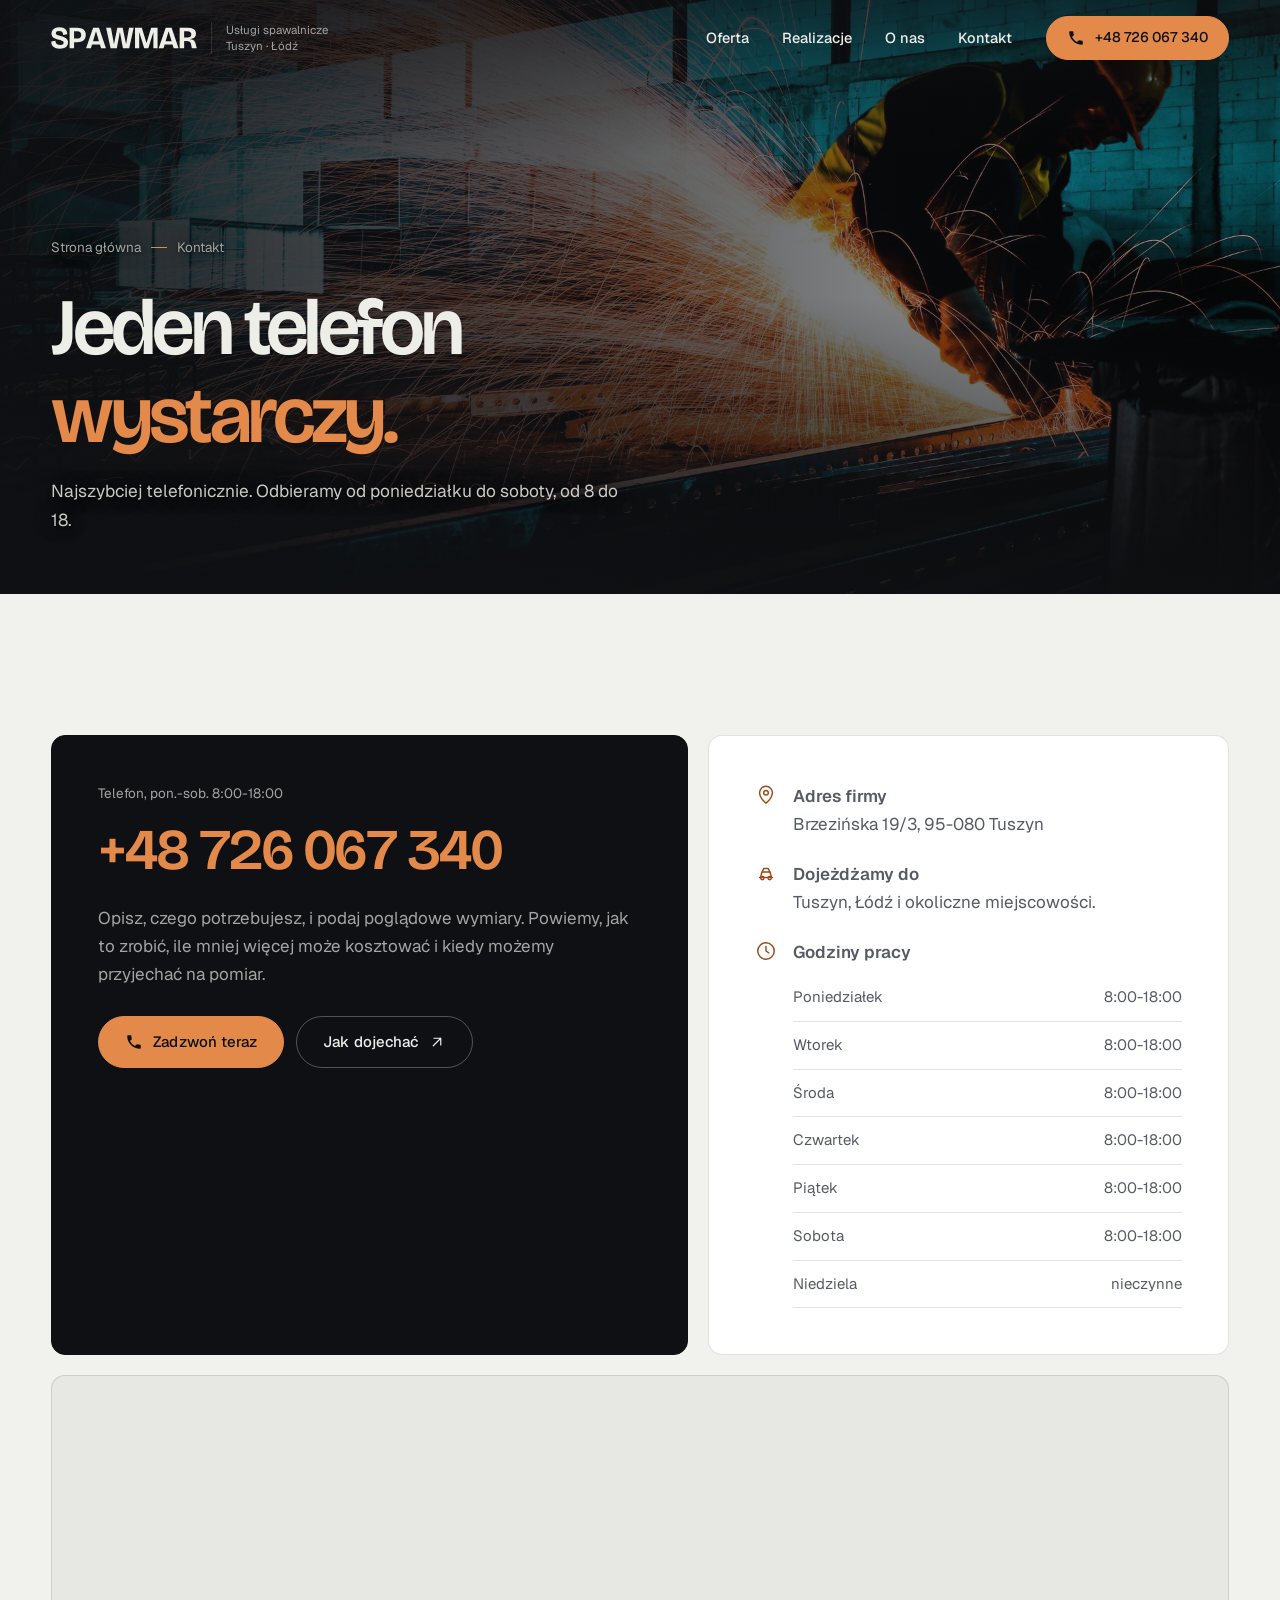
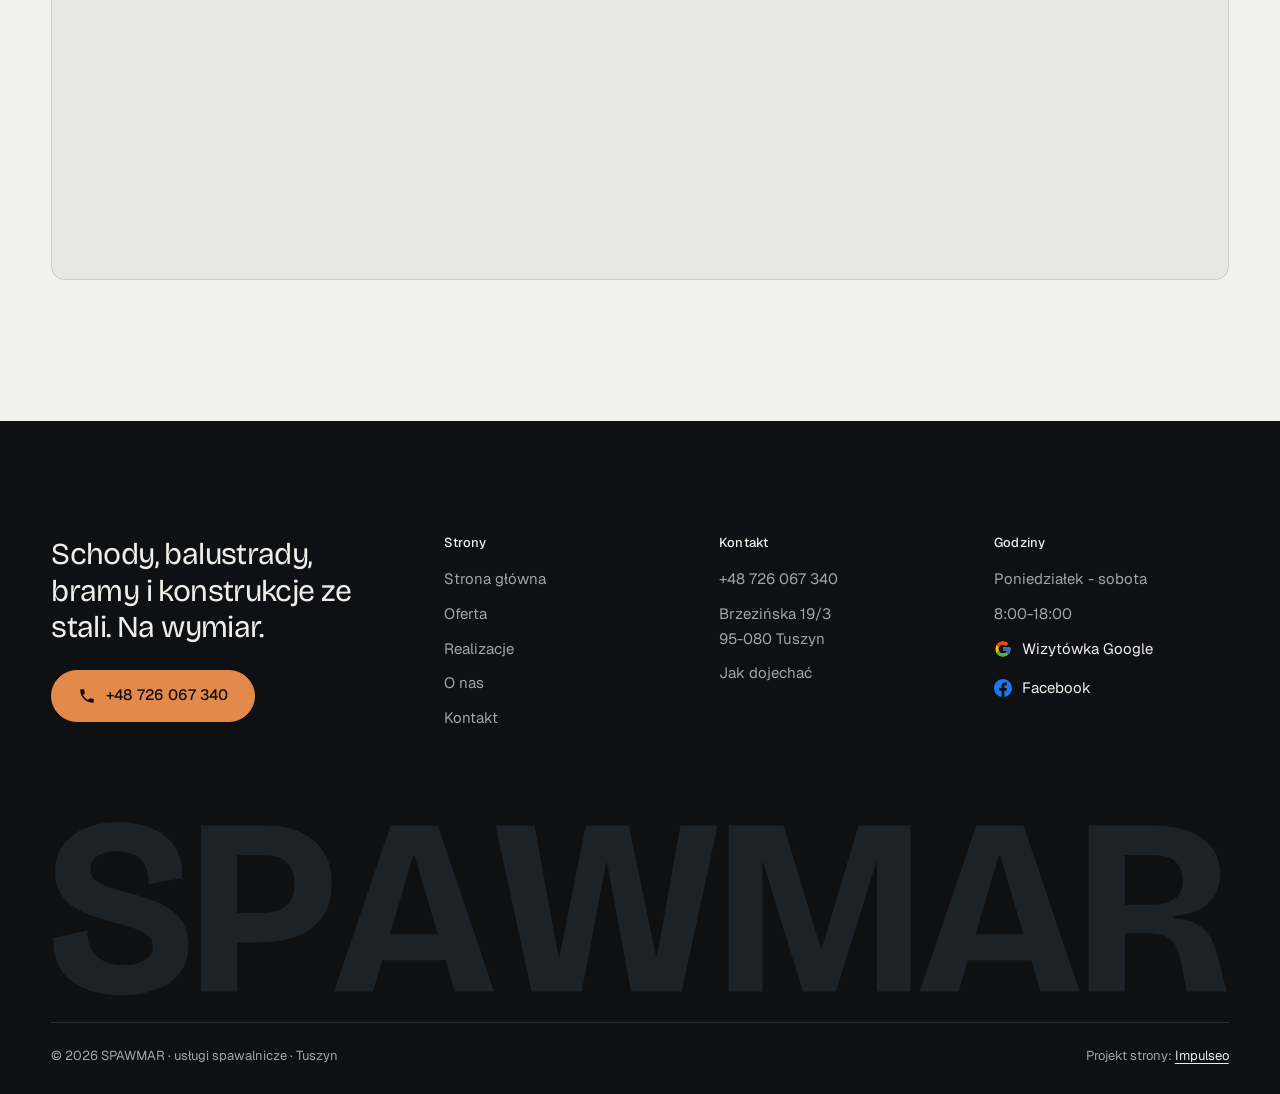
<file: kontakt.html>
<!DOCTYPE html>
<html lang="pl">
<head>
<meta charset="UTF-8">
<meta name="viewport" content="width=device-width, initial-scale=1.0">
<title>Kontakt - SPAWMAR Tuszyn | tel. +48 726 067 340</title>
<meta name="description" content="SPAWMAR, Brzezińska 19/3, 95-080 Tuszyn. Telefon +48 726 067 340, poniedziałek - sobota 8:00-18:00. Dojazd: Tuszyn, Łódź i okolice.">
<link rel="canonical" href="https://impulseo-pl.github.io/spawmar/kontakt.html">
<meta name="robots" content="noindex, nofollow">
<meta name="theme-color" content="#0E1013">
<meta property="og:type" content="website">
<meta property="og:locale" content="pl_PL">
<meta property="og:site_name" content="SPAWMAR">
<meta property="og:title" content="Kontakt - SPAWMAR Tuszyn | tel. +48 726 067 340">
<meta property="og:description" content="SPAWMAR, Brzezińska 19/3, 95-080 Tuszyn. Telefon +48 726 067 340, poniedziałek - sobota 8:00-18:00. Dojazd: Tuszyn, Łódź i okolice.">
<meta property="og:url" content="https://impulseo-pl.github.io/spawmar/kontakt.html">
<meta property="og:image" content="https://impulseo-pl.github.io/spawmar/img/og.jpg">
<meta property="og:image:width" content="1200">
<meta property="og:image:height" content="630">
<meta name="twitter:card" content="summary_large_image">
<script type="application/ld+json">{"@context": "https://schema.org", "@type": "LocalBusiness", "name": "SPAWMAR", "url": "https://impulseo-pl.github.io/spawmar/", "telephone": "+48726067340", "image": "https://impulseo-pl.github.io/spawmar/img/og.jpg", "address": {"@type": "PostalAddress", "streetAddress": "Brzezińska 19/3", "postalCode": "95-080", "addressLocality": "Tuszyn", "addressCountry": "PL"}, "geo": {"@type": "GeoCoordinates", "latitude": 51.604992, "longitude": 19.5469026}, "openingHours": "Mo-Sa 08:00-18:00", "areaServed": ["Tuszyn", "Łódź"], "aggregateRating": {"@type": "AggregateRating", "ratingValue": "4.8", "reviewCount": "21"}, "sameAs": ["https://www.facebook.com/people/Spaw-Mar-Us%C5%82ugi-Spawalnicze/100063232239113/", "https://www.google.com/maps/place/SPAWMAR/@51.604992,19.5469026,17z/data=!4m6!3m5!1s0x471a2f89c10e8bd5:0x4c7c3c91ca6a2bdf!8m2!3d51.604992!4d19.5469026"]}</script>
<script>(function(){var d=document.documentElement;d.classList.add('js');try{if(!window.matchMedia('(prefers-reduced-motion: reduce)').matches)d.classList.add('anim');}catch(e){}setTimeout(function(){if(!d.classList.contains('anim-ok'))d.classList.remove('anim');},3500);})();</script>
<link rel="preload" as="image" href="img/ph3.jpg" fetchpriority="high">
<link rel="preconnect" href="https://fonts.googleapis.com">
<link rel="preconnect" href="https://fonts.gstatic.com" crossorigin>
<link href="https://fonts.googleapis.com/css2?family=Bricolage+Grotesque:opsz,wght@12..96,400..700&family=Geist:wght@400..600&display=swap" rel="stylesheet">
<link rel="stylesheet" href="assets/styles.css?v=20261106a">
<script src="assets/lenis.min.js?v=1.1.20" defer></script>
<script src="assets/main.js?v=20261106a" defer></script>
<meta name="nb-deploy" content="9fb678af984a">
</head>
<body>
<a class="skip" href="#tresc">Przejdź do treści</a>
<header class="site-head">
<div class="head-in">
  <a class="brand" href="index.html" aria-label="SPAWMAR - strona główna">
    <span class="znak"><svg class="wm" viewBox="16 -682 4681 704" role="img" aria-label="SPAWMAR"><path pathLength="1" style="--i:0" d="M297 14Q229 14 177.5 -1.5Q126 -17 91 -46.5Q56 -76 39.5 -118.5Q23 -161 25 -214L160 -243Q160 -193 179 -163Q198 -133 231 -119Q264 -105 303 -105Q338 -105 364.5 -114Q391 -123 406 -139Q421 -155 421 -177Q421 -205 401 -222Q381 -239 347.5 -250.5Q314 -262 273 -272Q230 -284 187.5 -298Q145 -312 110 -333.5Q75 -355 53.5 -389.5Q32 -424 32 -476Q32 -538 64 -582Q96 -626 152 -650Q208 -674 282 -674Q359 -674 418.5 -648Q478 -622 510 -572.5Q542 -523 536 -450L403 -428Q405 -459 397 -483Q389 -507 373 -524Q357 -541 333 -549.5Q309 -558 277 -558Q243 -558 219.5 -549Q196 -540 184 -523.5Q172 -507 172 -485Q172 -460 190 -444Q208 -428 240.5 -417Q273 -406 315 -395Q358 -384 401 -370Q444 -356 481 -333Q518 -310 540 -274Q562 -238 562 -182Q562 -118 528 -74Q494 -30 434.5 -8Q375 14 297 14Z"/><path pathLength="1" style="--i:1" d="M715 -195V-312H847Q915 -312 949.5 -339Q984 -366 984 -427Q984 -486 952.5 -514.5Q921 -543 857 -543H715V-660H867Q923 -660 971.5 -646.5Q1020 -633 1056 -604.5Q1092 -576 1112 -532.5Q1132 -489 1132 -428Q1132 -352 1097.5 -299.5Q1063 -247 997 -221Q931 -195 834 -195ZM612 0V-660H756V0Z"/><path pathLength="1" style="--i:2" d="M1141 0 1366 -660H1554L1777 0H1621L1461 -542H1456L1296 0ZM1262 -124V-228H1674V-124Z"/><path pathLength="1" style="--i:3" d="M1926 0 1783 -660H1938L2034 -137H2037L2142 -660H2313L2422 -137H2424L2518 -660H2666L2523 0H2322L2226 -512H2223L2126 0Z"/><path pathLength="1" style="--i:4" d="M2710 0V-660H2928L3077 -168H3079L3226 -660H3433V0H3299V-515H3297L3136 0H3005L2846 -515H2844V0Z"/><path pathLength="1" style="--i:5" d="M3469 0 3694 -660H3882L4105 0H3949L3789 -542H3784L3624 0ZM3590 -124V-228H4002V-124Z"/><path pathLength="1" style="--i:6" d="M4141 0V-660H4404Q4449 -660 4488.5 -652.5Q4528 -645 4560 -629.5Q4592 -614 4615.5 -591Q4639 -568 4651.5 -536.5Q4664 -505 4664 -465Q4664 -435 4654 -407Q4644 -379 4622 -356.5Q4600 -334 4564 -319.5Q4528 -305 4478 -299V-291Q4540 -288 4574.5 -266.5Q4609 -245 4627 -211.5Q4645 -178 4655 -136L4690 0H4531L4506 -126Q4499 -161 4485.5 -184.5Q4472 -208 4447 -220Q4422 -232 4380 -232H4285V0ZM4285 -345H4388Q4450 -345 4482.5 -368.5Q4515 -392 4515 -440Q4515 -492 4484.5 -517.5Q4454 -543 4392 -543H4285Z"/></svg></span>
    <span class="brand-sub">Usługi spawalnicze<br>Tuszyn · Łódź</span>
  </a>
  <nav class="nav-links" aria-label="Menu główne">
    <a class="nl" href="oferta.html">Oferta</a><a class="nl" href="realizacje.html">Realizacje</a><a class="nl" href="o-nas.html">O&nbsp;nas</a><a class="nl" href="kontakt.html">Kontakt</a>
    <a class="btn btn-copper nav-cta" href="tel:+48726067340"><svg class="ico" width="16" height="16" viewBox="0 0 24 24" fill="none" aria-hidden="true"><path d="M6.6 10.8a15.5 15.5 0 0 0 6.6 6.6l2.2-2.2a1 1 0 0 1 1-.24 11.4 11.4 0 0 0 3.6.58 1 1 0 0 1 1 1V20a1 1 0 0 1-1 1A17 17 0 0 1 3 4a1 1 0 0 1 1-1h3.5a1 1 0 0 1 1 1c0 1.25.2 2.46.58 3.6a1 1 0 0 1-.25 1l-2.23 2.2Z" fill="currentColor"/></svg>+48&nbsp;726&nbsp;067&nbsp;340</a>
  </nav>
  <button class="burger" type="button" aria-label="Otwórz menu" aria-expanded="false" aria-controls="mnav"><span></span><span></span></button>
</div>
</header>
<div class="mnav" id="mnav">
  <div class="mnav-in">
    <a class="ml" href="index.html">Strona główna</a><a class="ml" href="oferta.html">Oferta</a><a class="ml" href="realizacje.html">Realizacje</a><a class="ml" href="o-nas.html">O&nbsp;nas</a><a class="ml" href="kontakt.html" aria-current="page">Kontakt</a>
    <div class="mnav-foot">
      <span>Poniedziałek - sobota, 8:00-18:00</span>
      <a class="btn btn-copper" href="tel:+48726067340"><svg class="ico" width="16" height="16" viewBox="0 0 24 24" fill="none" aria-hidden="true"><path d="M6.6 10.8a15.5 15.5 0 0 0 6.6 6.6l2.2-2.2a1 1 0 0 1 1-.24 11.4 11.4 0 0 0 3.6.58 1 1 0 0 1 1 1V20a1 1 0 0 1-1 1A17 17 0 0 1 3 4a1 1 0 0 1 1-1h3.5a1 1 0 0 1 1 1c0 1.25.2 2.46.58 3.6a1 1 0 0 1-.25 1l-2.23 2.2Z" fill="currentColor"/></svg>+48&nbsp;726&nbsp;067&nbsp;340</a>
    </div>
  </div>
</div>
<main id="tresc">

<section class="pagehead">
  <div class="pagehead-media"><img src="img/ph3.jpg" alt="Cięcie stali w hali, snop pomarańczowych iskier" width="1920" height="1280" decoding="async" fetchpriority="high"></div>
  <div class="ph-in">
    <p class="crumb up" style="--d:0"><a href="index.html">Strona główna</a><span class="sl" aria-hidden="true"></span>Kontakt</p>
    <h1><span class="ln"><span class="ln-i" style="--k:0">Jeden telefon</span></span><span class="ln"><span class="ln-i" style="--k:1"><em>wystarczy.</em></span></span></h1>
    <p class="ph-lead up" style="--d:300">Najszybciej telefonicznie. Odbieramy od poniedziałku do soboty, od 8 do 18.</p>
  </div>
</section>

<section class="sec">
  <div class="wrap">
    <div class="k-grid">
      <div class="k-card dark rv">
        <span class="lbl">Telefon, pon.-sob. 8:00-18:00</span>
        <a class="k-phone" href="tel:+48726067340">+48&nbsp;726&nbsp;067&nbsp;340</a>
        <p>Opisz, czego potrzebujesz, i&nbsp;podaj poglądowe wymiary. Powiemy, jak to zrobić, ile mniej więcej może kosztować i&nbsp;kiedy możemy przyjechać na pomiar.</p>
        <div class="cta-row" style="margin-top:28px">
          <a class="btn btn-copper" href="tel:+48726067340"><svg class="ico" width="16" height="16" viewBox="0 0 24 24" fill="none" aria-hidden="true"><path d="M6.6 10.8a15.5 15.5 0 0 0 6.6 6.6l2.2-2.2a1 1 0 0 1 1-.24 11.4 11.4 0 0 0 3.6.58 1 1 0 0 1 1 1V20a1 1 0 0 1-1 1A17 17 0 0 1 3 4a1 1 0 0 1 1-1h3.5a1 1 0 0 1 1 1c0 1.25.2 2.46.58 3.6a1 1 0 0 1-.25 1l-2.23 2.2Z" fill="currentColor"/></svg>Zadzwoń teraz</a>
          <a class="btn btn-ghost" href="https://www.google.com/maps/place/SPAWMAR/@51.604992,19.5469026,17z/data=!4m6!3m5!1s0x471a2f89c10e8bd5:0x4c7c3c91ca6a2bdf!8m2!3d51.604992!4d19.5469026" target="_blank" rel="noopener">Jak dojechać<svg class="ico arr" width="18" height="18" viewBox="0 0 24 24" fill="none" stroke="currentColor" stroke-width="1.6" stroke-linecap="round" stroke-linejoin="round" aria-hidden="true"><path d="M7 17 17 7M8 7h9v9"/></svg></a>
        </div>
      </div>
      <div class="k-card rv" style="--d:120">
        <ul class="k-list">
          <li><svg class="ico" width="20" height="20" viewBox="0 0 24 24" fill="none" stroke="currentColor" stroke-width="1.6" stroke-linecap="round" stroke-linejoin="round" aria-hidden="true"><path d="M12 21s-7-6.2-7-11.5A7 7 0 0 1 19 9.5C19 14.8 12 21 12 21z"/><circle cx="12" cy="9.5" r="2.5"/></svg><span><b>Adres firmy</b>Brzezińska 19/3, 95-080 Tuszyn</span></li>
          <li><svg class="ico" width="20" height="20" viewBox="0 0 24 24" fill="none" stroke="currentColor" stroke-width="1.6" stroke-linecap="round" stroke-linejoin="round" aria-hidden="true"><path d="M5 17h14M6 17l1.5-6h9L18 17"/><circle cx="8" cy="17.5" r="1.8"/><circle cx="16" cy="17.5" r="1.8"/><path d="M8 11 9.5 7h5L16 11"/></svg><span><b>Dojeżdżamy do</b>Tuszyn, Łódź i&nbsp;okoliczne miejscowości.</span></li>
          <li><svg class="ico" width="20" height="20" viewBox="0 0 24 24" fill="none" stroke="currentColor" stroke-width="1.6" stroke-linecap="round" stroke-linejoin="round" aria-hidden="true"><circle cx="12" cy="12" r="9"/><path d="M12 7v5l3 2"/></svg><span><b>Godziny pracy</b>
            <ul class="hours"><li><span>Poniedziałek</span><span>8:00-18:00</span></li><li><span>Wtorek</span><span>8:00-18:00</span></li><li><span>Środa</span><span>8:00-18:00</span></li><li><span>Czwartek</span><span>8:00-18:00</span></li><li><span>Piątek</span><span>8:00-18:00</span></li><li><span>Sobota</span><span>8:00-18:00</span></li><li><span>Niedziela</span><span>nieczynne</span></li></ul></span></li>
        </ul>
      </div>
    </div>
    <div class="map map-lg rv">
      <iframe title="Mapa dojazdu - SPAWMAR, Brzezińska 19/3, Tuszyn" src="https://maps.google.com/maps?q=51.604992,19.5469026&z=14&output=embed" loading="lazy" referrerpolicy="no-referrer-when-downgrade"></iframe>
    </div>
  </div>
</section>
</main>
<footer class="site-foot">
  <div class="wrap">
    <div class="foot-top">
      <div>
        <p class="foot-claim">Schody, balustrady, bramy i&nbsp;konstrukcje ze stali. Na wymiar.</p>
        <a class="btn btn-copper" href="tel:+48726067340"><svg class="ico" width="16" height="16" viewBox="0 0 24 24" fill="none" aria-hidden="true"><path d="M6.6 10.8a15.5 15.5 0 0 0 6.6 6.6l2.2-2.2a1 1 0 0 1 1-.24 11.4 11.4 0 0 0 3.6.58 1 1 0 0 1 1 1V20a1 1 0 0 1-1 1A17 17 0 0 1 3 4a1 1 0 0 1 1-1h3.5a1 1 0 0 1 1 1c0 1.25.2 2.46.58 3.6a1 1 0 0 1-.25 1l-2.23 2.2Z" fill="currentColor"/></svg>+48&nbsp;726&nbsp;067&nbsp;340</a>
      </div>
      <div>
        <h4>Strony</h4>
        <ul><li><a href="index.html">Strona główna</a></li><li><a href="oferta.html">Oferta</a></li><li><a href="realizacje.html">Realizacje</a></li><li><a href="o-nas.html">O&nbsp;nas</a></li><li><a href="kontakt.html">Kontakt</a></li></ul>
      </div>
      <div>
        <h4>Kontakt</h4>
        <ul>
          <li><a href="tel:+48726067340">+48&nbsp;726&nbsp;067&nbsp;340</a></li>
          <li>Brzezińska 19/3<br>95-080 Tuszyn</li>
          <li><a href="https://www.google.com/maps/place/SPAWMAR/@51.604992,19.5469026,17z/data=!4m6!3m5!1s0x471a2f89c10e8bd5:0x4c7c3c91ca6a2bdf!8m2!3d51.604992!4d19.5469026" target="_blank" rel="noopener">Jak dojechać</a></li>
        </ul>
      </div>
      <div>
        <h4>Godziny</h4>
        <ul>
          <li>Poniedziałek - sobota</li>
          <li>8:00-18:00</li>
          <li><a class="soc" href="https://www.google.com/maps/place/SPAWMAR/@51.604992,19.5469026,17z/data=!4m6!3m5!1s0x471a2f89c10e8bd5:0x4c7c3c91ca6a2bdf!8m2!3d51.604992!4d19.5469026" target="_blank" rel="noopener" aria-label="Wizytówka SPAWMAR w Google"><svg class="g-logo" viewBox="0 0 48 48" aria-hidden="true"><path fill="#FFC107" d="M43.6 20.5H42V20H24v8h11.3C33.7 32.7 29.2 36 24 36c-6.6 0-12-5.4-12-12s5.4-12 12-12c3.1 0 5.8 1.2 7.9 3.1l5.7-5.7C34 6.1 29.3 4 24 4 12.9 4 4 12.9 4 24s8.9 20 20 20 20-8.9 20-20c0-1.3-.1-2.4-.4-3.5z"/><path fill="#FF3D00" d="m6.3 14.7 6.6 4.8C14.7 15.1 19 12 24 12c3.1 0 5.8 1.2 7.9 3.1l5.7-5.7C34 6.1 29.3 4 24 4 16.3 4 9.7 8.3 6.3 14.7z"/><path fill="#4CAF50" d="M24 44c5.2 0 9.9-2 13.4-5.2l-6.2-5.2A11.9 11.9 0 0 1 24 36c-5.2 0-9.6-3.3-11.3-7.9l-6.5 5C9.5 39.6 16.2 44 24 44z"/><path fill="#1976D2" d="M43.6 20.5H42V20H24v8h11.3a12 12 0 0 1-4.1 5.6l6.2 5.2C37 39.2 44 34 44 24c0-1.3-.1-2.4-.4-3.5z"/></svg>Wizytówka Google</a></li>
          <li><a class="soc" href="https://www.facebook.com/people/Spaw-Mar-Us%C5%82ugi-Spawalnicze/100063232239113/" target="_blank" rel="noopener" aria-label="SPAWMAR na Facebooku"><svg class="g-logo" viewBox="0 0 24 24" aria-hidden="true"><path fill="#1877F2" d="M24 12.07C24 5.4 18.63 0 12 0S0 5.4 0 12.07C0 18.1 4.39 23.1 10.13 24v-8.44H7.08v-3.49h3.05V9.41c0-3.02 1.79-4.69 4.53-4.69 1.31 0 2.68.24 2.68.24v2.97h-1.51c-1.49 0-1.96.93-1.96 1.89v2.25h3.33l-.53 3.49h-2.8V24C19.61 23.1 24 18.1 24 12.07z"/></svg>Facebook</a></li>
        </ul>
      </div>
    </div>
    <div class="foot-mark" aria-hidden="true"><svg class="wm-foot" viewBox="16 -682 4681 704" aria-hidden="true" focusable="false"><path style="--i:0" d="M297 14Q229 14 177.5 -1.5Q126 -17 91 -46.5Q56 -76 39.5 -118.5Q23 -161 25 -214L160 -243Q160 -193 179 -163Q198 -133 231 -119Q264 -105 303 -105Q338 -105 364.5 -114Q391 -123 406 -139Q421 -155 421 -177Q421 -205 401 -222Q381 -239 347.5 -250.5Q314 -262 273 -272Q230 -284 187.5 -298Q145 -312 110 -333.5Q75 -355 53.5 -389.5Q32 -424 32 -476Q32 -538 64 -582Q96 -626 152 -650Q208 -674 282 -674Q359 -674 418.5 -648Q478 -622 510 -572.5Q542 -523 536 -450L403 -428Q405 -459 397 -483Q389 -507 373 -524Q357 -541 333 -549.5Q309 -558 277 -558Q243 -558 219.5 -549Q196 -540 184 -523.5Q172 -507 172 -485Q172 -460 190 -444Q208 -428 240.5 -417Q273 -406 315 -395Q358 -384 401 -370Q444 -356 481 -333Q518 -310 540 -274Q562 -238 562 -182Q562 -118 528 -74Q494 -30 434.5 -8Q375 14 297 14Z"/><path style="--i:1" d="M715 -195V-312H847Q915 -312 949.5 -339Q984 -366 984 -427Q984 -486 952.5 -514.5Q921 -543 857 -543H715V-660H867Q923 -660 971.5 -646.5Q1020 -633 1056 -604.5Q1092 -576 1112 -532.5Q1132 -489 1132 -428Q1132 -352 1097.5 -299.5Q1063 -247 997 -221Q931 -195 834 -195ZM612 0V-660H756V0Z"/><path style="--i:2" d="M1141 0 1366 -660H1554L1777 0H1621L1461 -542H1456L1296 0ZM1262 -124V-228H1674V-124Z"/><path style="--i:3" d="M1926 0 1783 -660H1938L2034 -137H2037L2142 -660H2313L2422 -137H2424L2518 -660H2666L2523 0H2322L2226 -512H2223L2126 0Z"/><path style="--i:4" d="M2710 0V-660H2928L3077 -168H3079L3226 -660H3433V0H3299V-515H3297L3136 0H3005L2846 -515H2844V0Z"/><path style="--i:5" d="M3469 0 3694 -660H3882L4105 0H3949L3789 -542H3784L3624 0ZM3590 -124V-228H4002V-124Z"/><path style="--i:6" d="M4141 0V-660H4404Q4449 -660 4488.5 -652.5Q4528 -645 4560 -629.5Q4592 -614 4615.5 -591Q4639 -568 4651.5 -536.5Q4664 -505 4664 -465Q4664 -435 4654 -407Q4644 -379 4622 -356.5Q4600 -334 4564 -319.5Q4528 -305 4478 -299V-291Q4540 -288 4574.5 -266.5Q4609 -245 4627 -211.5Q4645 -178 4655 -136L4690 0H4531L4506 -126Q4499 -161 4485.5 -184.5Q4472 -208 4447 -220Q4422 -232 4380 -232H4285V0ZM4285 -345H4388Q4450 -345 4482.5 -368.5Q4515 -392 4515 -440Q4515 -492 4484.5 -517.5Q4454 -543 4392 -543H4285Z"/></svg></div>
    <div class="foot-bottom">
      <span>© 2026 SPAWMAR · usługi spawalnicze · Tuszyn</span>
      <span>Projekt strony: <a class="foot-credit" href="https://impulseo.pl" target="_blank" rel="noopener">Impulseo</a></span>
    </div>
  </div>
</footer>
<div class="sticky-call">
  <a class="btn btn-copper" href="tel:+48726067340"><svg class="ico" width="16" height="16" viewBox="0 0 24 24" fill="none" aria-hidden="true"><path d="M6.6 10.8a15.5 15.5 0 0 0 6.6 6.6l2.2-2.2a1 1 0 0 1 1-.24 11.4 11.4 0 0 0 3.6.58 1 1 0 0 1 1 1V20a1 1 0 0 1-1 1A17 17 0 0 1 3 4a1 1 0 0 1 1-1h3.5a1 1 0 0 1 1 1c0 1.25.2 2.46.58 3.6a1 1 0 0 1-.25 1l-2.23 2.2Z" fill="currentColor"/></svg>Zadzwoń</a>
  <a class="btn btn-ghost" href="kontakt.html">Kontakt i&nbsp;dojazd</a>
</div>
<div class="demo-wazne" data-do="2026-11-12" data-cykl="3" hidden><svg class="dw-ico" width="13" height="13" viewBox="0 0 24 24" fill="none" aria-hidden="true"><circle cx="12" cy="12" r="8.6" stroke="currentColor" stroke-width="1.8"/><path d="M12 7.2V12l3.3 2" stroke="currentColor" stroke-width="1.8" stroke-linecap="round"/></svg><span class="dw-txt"></span></div>
</body>
</html>
</file>
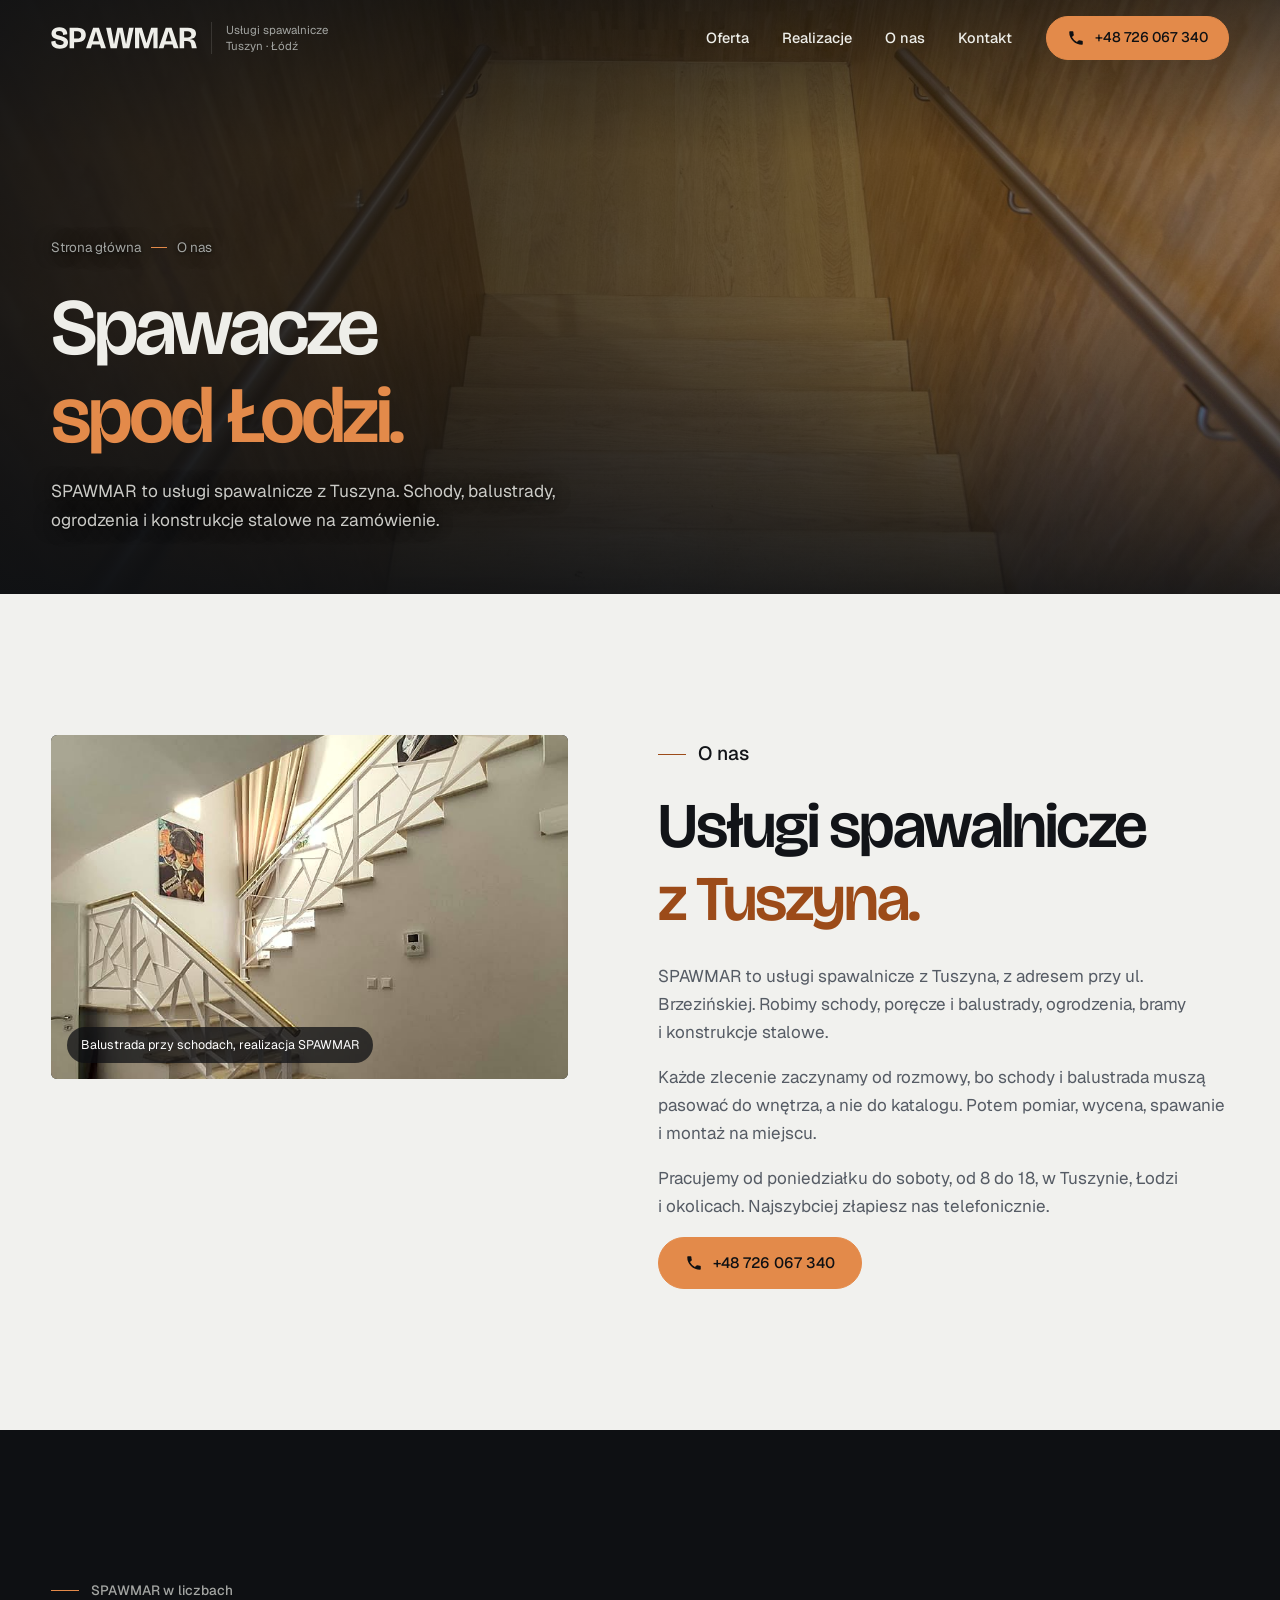
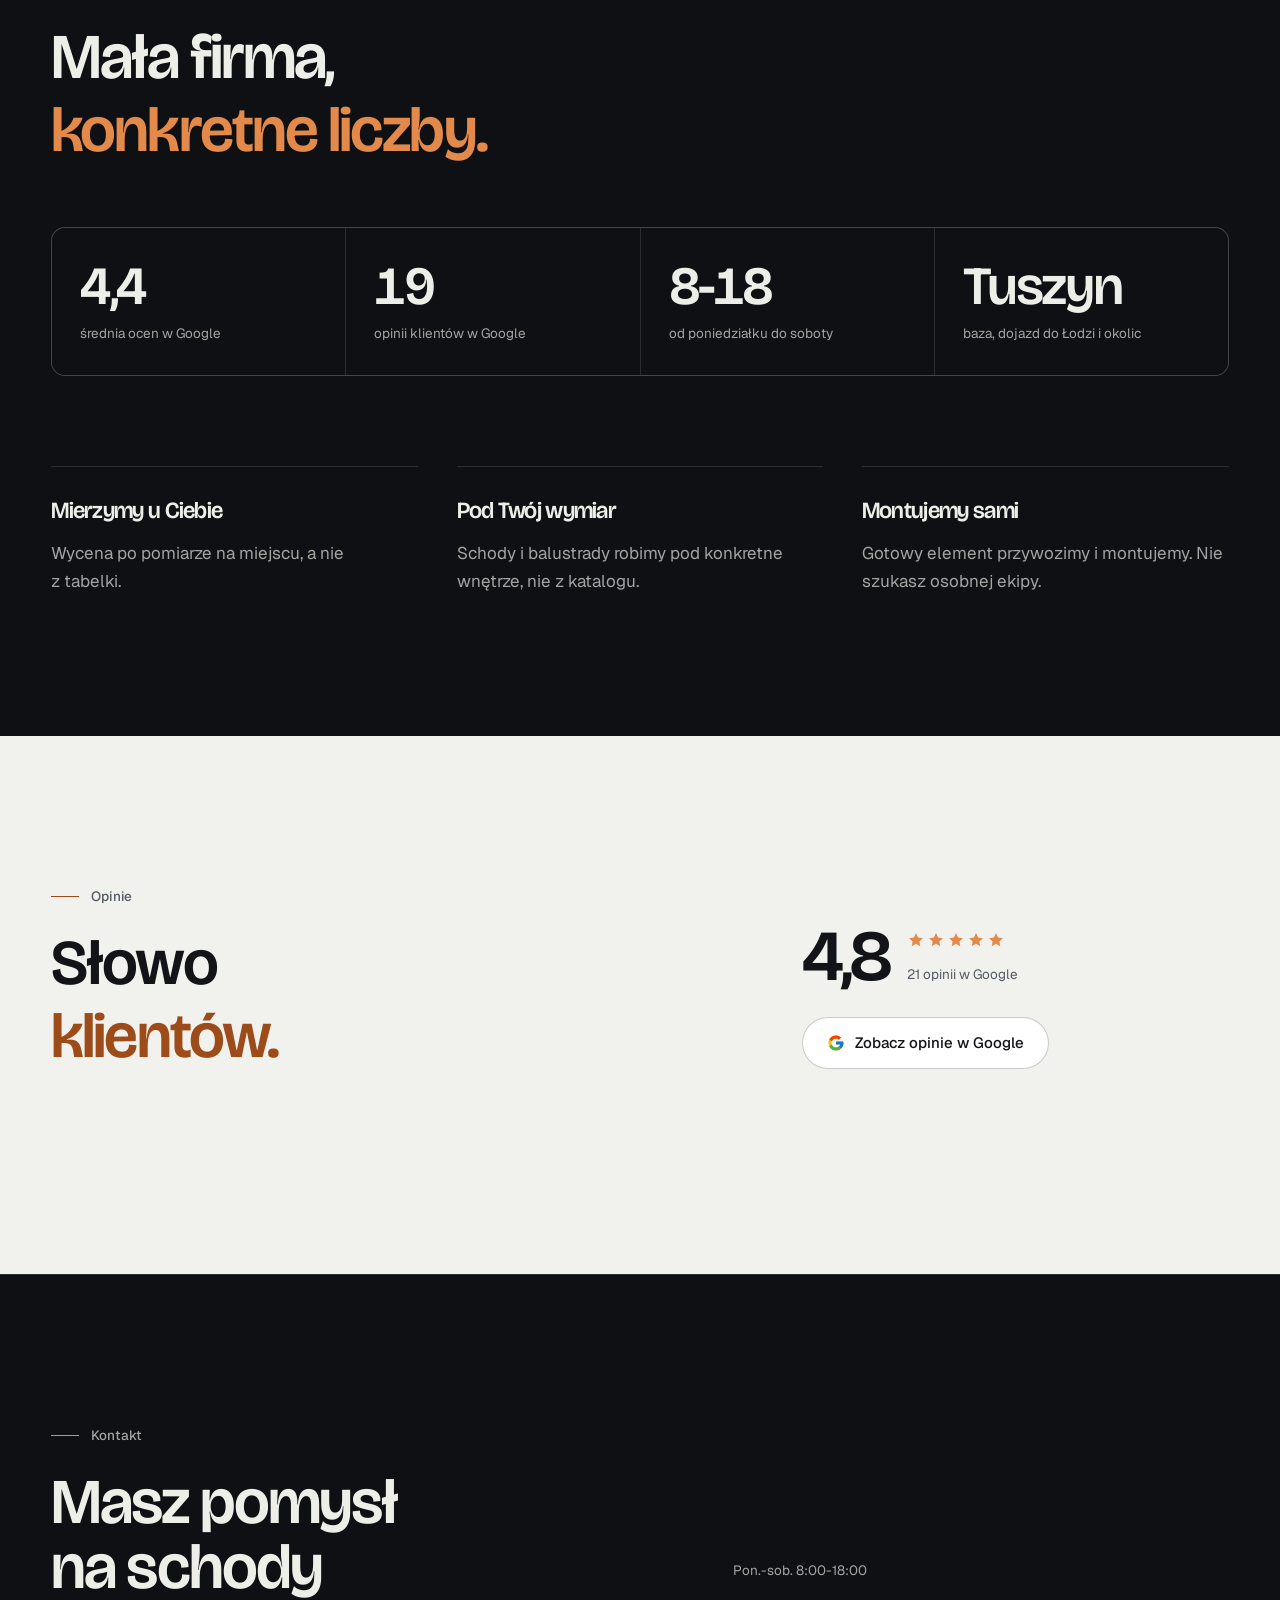
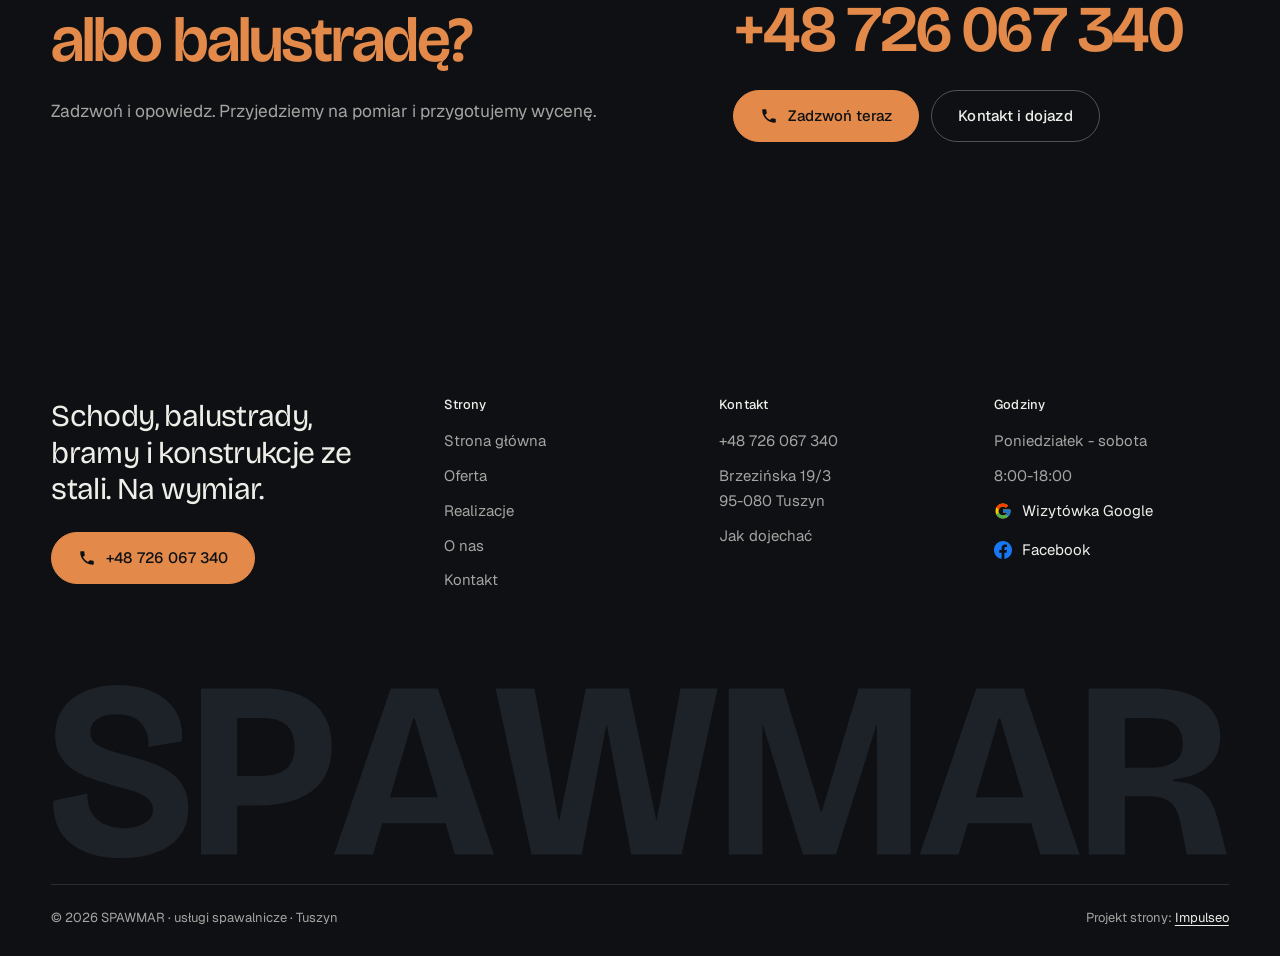
<file: o-nas.html>
<!DOCTYPE html>
<html lang="pl">
<head>
<meta charset="UTF-8">
<meta name="viewport" content="width=device-width, initial-scale=1.0">
<title>O nas - usługi spawalnicze z Tuszyna | SPAWMAR</title>
<meta name="description" content="SPAWMAR to usługi spawalnicze z Tuszyna pod Łodzią: schody, balustrady, ogrodzenia i konstrukcje stalowe na zamówienie. Ocena 4,8 w Google. Tel. +48 726 067 340.">
<link rel="canonical" href="https://impulseo-pl.github.io/spawmar/o-nas.html">
<meta name="robots" content="noindex, nofollow">
<meta name="theme-color" content="#0E1013">
<meta property="og:type" content="website">
<meta property="og:locale" content="pl_PL">
<meta property="og:site_name" content="SPAWMAR">
<meta property="og:title" content="O nas - usługi spawalnicze z Tuszyna | SPAWMAR">
<meta property="og:description" content="SPAWMAR to usługi spawalnicze z Tuszyna pod Łodzią: schody, balustrady, ogrodzenia i konstrukcje stalowe na zamówienie. Ocena 4,8 w Google. Tel. +48 726 067 340.">
<meta property="og:url" content="https://impulseo-pl.github.io/spawmar/o-nas.html">
<meta property="og:image" content="https://impulseo-pl.github.io/spawmar/img/og.jpg">
<meta property="og:image:width" content="1200">
<meta property="og:image:height" content="630">
<meta name="twitter:card" content="summary_large_image">
<script type="application/ld+json">{"@context": "https://schema.org", "@type": "LocalBusiness", "name": "SPAWMAR", "url": "https://impulseo-pl.github.io/spawmar/", "telephone": "+48726067340", "image": "https://impulseo-pl.github.io/spawmar/img/og.jpg", "address": {"@type": "PostalAddress", "streetAddress": "Brzezińska 19/3", "postalCode": "95-080", "addressLocality": "Tuszyn", "addressCountry": "PL"}, "geo": {"@type": "GeoCoordinates", "latitude": 51.604992, "longitude": 19.5469026}, "openingHours": "Mo-Sa 08:00-18:00", "areaServed": ["Tuszyn", "Łódź"], "aggregateRating": {"@type": "AggregateRating", "ratingValue": "4.8", "reviewCount": "21"}, "sameAs": ["https://www.facebook.com/people/Spaw-Mar-Us%C5%82ugi-Spawalnicze/100063232239113/", "https://www.google.com/maps/place/SPAWMAR/@51.604992,19.5469026,17z/data=!4m6!3m5!1s0x471a2f89c10e8bd5:0x4c7c3c91ca6a2bdf!8m2!3d51.604992!4d19.5469026"]}</script>
<script>(function(){var d=document.documentElement;d.classList.add('js');try{if(!window.matchMedia('(prefers-reduced-motion: reduce)').matches)d.classList.add('anim');}catch(e){}setTimeout(function(){if(!d.classList.contains('anim-ok'))d.classList.remove('anim');},3500);})();</script>
<link rel="preload" as="image" href="img/ph2.jpg" fetchpriority="high">
<link rel="preconnect" href="https://fonts.googleapis.com">
<link rel="preconnect" href="https://fonts.gstatic.com" crossorigin>
<link href="https://fonts.googleapis.com/css2?family=Bricolage+Grotesque:opsz,wght@12..96,400..700&family=Geist:wght@400..600&display=swap" rel="stylesheet">
<link rel="stylesheet" href="assets/styles.css?v=20261106a">
<script src="assets/lenis.min.js?v=1.1.20" defer></script>
<script src="assets/main.js?v=20261106a" defer></script>
<meta name="nb-deploy" content="9fb678af984a">
</head>
<body>
<a class="skip" href="#tresc">Przejdź do treści</a>
<header class="site-head">
<div class="head-in">
  <a class="brand" href="index.html" aria-label="SPAWMAR - strona główna">
    <span class="znak"><svg class="wm" viewBox="16 -682 4681 704" role="img" aria-label="SPAWMAR"><path pathLength="1" style="--i:0" d="M297 14Q229 14 177.5 -1.5Q126 -17 91 -46.5Q56 -76 39.5 -118.5Q23 -161 25 -214L160 -243Q160 -193 179 -163Q198 -133 231 -119Q264 -105 303 -105Q338 -105 364.5 -114Q391 -123 406 -139Q421 -155 421 -177Q421 -205 401 -222Q381 -239 347.5 -250.5Q314 -262 273 -272Q230 -284 187.5 -298Q145 -312 110 -333.5Q75 -355 53.5 -389.5Q32 -424 32 -476Q32 -538 64 -582Q96 -626 152 -650Q208 -674 282 -674Q359 -674 418.5 -648Q478 -622 510 -572.5Q542 -523 536 -450L403 -428Q405 -459 397 -483Q389 -507 373 -524Q357 -541 333 -549.5Q309 -558 277 -558Q243 -558 219.5 -549Q196 -540 184 -523.5Q172 -507 172 -485Q172 -460 190 -444Q208 -428 240.5 -417Q273 -406 315 -395Q358 -384 401 -370Q444 -356 481 -333Q518 -310 540 -274Q562 -238 562 -182Q562 -118 528 -74Q494 -30 434.5 -8Q375 14 297 14Z"/><path pathLength="1" style="--i:1" d="M715 -195V-312H847Q915 -312 949.5 -339Q984 -366 984 -427Q984 -486 952.5 -514.5Q921 -543 857 -543H715V-660H867Q923 -660 971.5 -646.5Q1020 -633 1056 -604.5Q1092 -576 1112 -532.5Q1132 -489 1132 -428Q1132 -352 1097.5 -299.5Q1063 -247 997 -221Q931 -195 834 -195ZM612 0V-660H756V0Z"/><path pathLength="1" style="--i:2" d="M1141 0 1366 -660H1554L1777 0H1621L1461 -542H1456L1296 0ZM1262 -124V-228H1674V-124Z"/><path pathLength="1" style="--i:3" d="M1926 0 1783 -660H1938L2034 -137H2037L2142 -660H2313L2422 -137H2424L2518 -660H2666L2523 0H2322L2226 -512H2223L2126 0Z"/><path pathLength="1" style="--i:4" d="M2710 0V-660H2928L3077 -168H3079L3226 -660H3433V0H3299V-515H3297L3136 0H3005L2846 -515H2844V0Z"/><path pathLength="1" style="--i:5" d="M3469 0 3694 -660H3882L4105 0H3949L3789 -542H3784L3624 0ZM3590 -124V-228H4002V-124Z"/><path pathLength="1" style="--i:6" d="M4141 0V-660H4404Q4449 -660 4488.5 -652.5Q4528 -645 4560 -629.5Q4592 -614 4615.5 -591Q4639 -568 4651.5 -536.5Q4664 -505 4664 -465Q4664 -435 4654 -407Q4644 -379 4622 -356.5Q4600 -334 4564 -319.5Q4528 -305 4478 -299V-291Q4540 -288 4574.5 -266.5Q4609 -245 4627 -211.5Q4645 -178 4655 -136L4690 0H4531L4506 -126Q4499 -161 4485.5 -184.5Q4472 -208 4447 -220Q4422 -232 4380 -232H4285V0ZM4285 -345H4388Q4450 -345 4482.5 -368.5Q4515 -392 4515 -440Q4515 -492 4484.5 -517.5Q4454 -543 4392 -543H4285Z"/></svg></span>
    <span class="brand-sub">Usługi spawalnicze<br>Tuszyn · Łódź</span>
  </a>
  <nav class="nav-links" aria-label="Menu główne">
    <a class="nl" href="oferta.html">Oferta</a><a class="nl" href="realizacje.html">Realizacje</a><a class="nl" href="o-nas.html">O&nbsp;nas</a><a class="nl" href="kontakt.html">Kontakt</a>
    <a class="btn btn-copper nav-cta" href="tel:+48726067340"><svg class="ico" width="16" height="16" viewBox="0 0 24 24" fill="none" aria-hidden="true"><path d="M6.6 10.8a15.5 15.5 0 0 0 6.6 6.6l2.2-2.2a1 1 0 0 1 1-.24 11.4 11.4 0 0 0 3.6.58 1 1 0 0 1 1 1V20a1 1 0 0 1-1 1A17 17 0 0 1 3 4a1 1 0 0 1 1-1h3.5a1 1 0 0 1 1 1c0 1.25.2 2.46.58 3.6a1 1 0 0 1-.25 1l-2.23 2.2Z" fill="currentColor"/></svg>+48&nbsp;726&nbsp;067&nbsp;340</a>
  </nav>
  <button class="burger" type="button" aria-label="Otwórz menu" aria-expanded="false" aria-controls="mnav"><span></span><span></span></button>
</div>
</header>
<div class="mnav" id="mnav">
  <div class="mnav-in">
    <a class="ml" href="index.html">Strona główna</a><a class="ml" href="oferta.html">Oferta</a><a class="ml" href="realizacje.html">Realizacje</a><a class="ml" href="o-nas.html" aria-current="page">O&nbsp;nas</a><a class="ml" href="kontakt.html">Kontakt</a>
    <div class="mnav-foot">
      <span>Poniedziałek - sobota, 8:00-18:00</span>
      <a class="btn btn-copper" href="tel:+48726067340"><svg class="ico" width="16" height="16" viewBox="0 0 24 24" fill="none" aria-hidden="true"><path d="M6.6 10.8a15.5 15.5 0 0 0 6.6 6.6l2.2-2.2a1 1 0 0 1 1-.24 11.4 11.4 0 0 0 3.6.58 1 1 0 0 1 1 1V20a1 1 0 0 1-1 1A17 17 0 0 1 3 4a1 1 0 0 1 1-1h3.5a1 1 0 0 1 1 1c0 1.25.2 2.46.58 3.6a1 1 0 0 1-.25 1l-2.23 2.2Z" fill="currentColor"/></svg>+48&nbsp;726&nbsp;067&nbsp;340</a>
    </div>
  </div>
</div>
<main id="tresc">

<section class="pagehead">
  <div class="pagehead-media"><img src="img/ph2.jpg" alt="Drewniane schody ze stalowymi poręczami po obu stronach" width="1920" height="1280" decoding="async" fetchpriority="high"></div>
  <div class="ph-in">
    <p class="crumb up" style="--d:0"><a href="index.html">Strona główna</a><span class="sl" aria-hidden="true"></span>O&nbsp;nas</p>
    <h1><span class="ln"><span class="ln-i" style="--k:0">Spawacze</span></span><span class="ln"><span class="ln-i" style="--k:1"><em>spod Łodzi.</em></span></span></h1>
    <p class="ph-lead up" style="--d:300">SPAWMAR to usługi spawalnicze z&nbsp;Tuszyna. Schody, balustrady, ogrodzenia i&nbsp;konstrukcje stalowe na zamówienie.</p>
  </div>
</section>

<section class="sec">
  <div class="wrap story">
    <figure class="fig rv-img rv">
      <img src="img/about.jpg" alt="Biała balustrada przy schodach we wnętrzu - realizacja SPAWMAR" width="720" height="819" decoding="async">
      <figcaption class="fig-tag">Balustrada przy schodach, realizacja SPAWMAR</figcaption>
    </figure>
    <div class="story-txt">
      <p class="eyebrow rv">O&nbsp;nas</p>
      <h2 class="h2 rv rv-h"><span class="ln"><span class="ln-i" style="--k:0">Usługi spawalnicze</span></span><span class="ln"><span class="ln-i" style="--k:1"><em>z&nbsp;Tuszyna.</em></span></span></h2>
      <p class="rv" style="--d:100;margin-top:30px">SPAWMAR to usługi spawalnicze z&nbsp;Tuszyna, z&nbsp;adresem przy ul. Brzezińskiej. Robimy schody, poręcze i&nbsp;balustrady, ogrodzenia, bramy i&nbsp;konstrukcje stalowe.</p>
      <p class="rv" style="--d:140">Każde zlecenie zaczynamy od rozmowy, bo schody i&nbsp;balustrada muszą pasować do wnętrza, a&nbsp;nie do katalogu. Potem pomiar, wycena, spawanie i&nbsp;montaż na miejscu.</p>
      <p class="rv" style="--d:180">Pracujemy od poniedziałku do soboty, od 8 do 18, w&nbsp;Tuszynie, Łodzi i&nbsp;okolicach. Najszybciej złapiesz nas telefonicznie.</p>
      <a class="btn btn-copper rv" style="--d:220" href="tel:+48726067340"><svg class="ico" width="16" height="16" viewBox="0 0 24 24" fill="none" aria-hidden="true"><path d="M6.6 10.8a15.5 15.5 0 0 0 6.6 6.6l2.2-2.2a1 1 0 0 1 1-.24 11.4 11.4 0 0 0 3.6.58 1 1 0 0 1 1 1V20a1 1 0 0 1-1 1A17 17 0 0 1 3 4a1 1 0 0 1 1-1h3.5a1 1 0 0 1 1 1c0 1.25.2 2.46.58 3.6a1 1 0 0 1-.25 1l-2.23 2.2Z" fill="currentColor"/></svg>+48&nbsp;726&nbsp;067&nbsp;340</a>
    </div>
  </div>
</section>

<section class="sec dark">
  <div class="wrap">
    <div class="sec-head">
      <div>
        <p class="eyebrow rv">SPAWMAR w&nbsp;liczbach</p>
        <h2 class="h2 rv rv-h"><span class="ln"><span class="ln-i" style="--k:0">Mała firma,</span></span><span class="ln"><span class="ln-i" style="--k:1"><em>konkretne liczby.</em></span></span></h2>
      </div>
    </div>
    <div class="numbers rv">
      <div class="stat"><b><span class="num" data-to="4,8">4,8</span></b><span>średnia ocen w&nbsp;Google</span></div>
      <div class="stat"><b><span class="num" data-to="21">21</span></b><span>opinii klientów w&nbsp;Google</span></div>
      <div class="stat"><b>8-18</b><span>od poniedziałku do soboty</span></div>
      <div class="stat"><b>Tuszyn</b><span>baza, dojazd do Łodzi i&nbsp;okolic</span></div>
    </div>
    <div class="vals">
      <div class="val rv"><h3>Mierzymy u&nbsp;Ciebie</h3><p>Wycena po pomiarze na miejscu, a&nbsp;nie z&nbsp;tabelki.</p></div>
      <div class="val rv" style="--d:100"><h3>Pod Twój wymiar</h3><p>Schody i&nbsp;balustrady robimy pod konkretne wnętrze, nie z&nbsp;katalogu.</p></div>
      <div class="val rv" style="--d:200"><h3>Montujemy sami</h3><p>Gotowy element przywozimy i&nbsp;montujemy. Nie szukasz osobnej ekipy.</p></div>
    </div>
  </div>
</section>
<section class="opinie sec" id="opinie">
  <div class="wrap">
    <div class="sec-head">
      <div>
        <p class="eyebrow rv">Opinie</p>
        <h2 class="h2 rv rv-h"><span class="ln"><span class="ln-i" style="--k:0">Słowo</span></span><span class="ln"><span class="ln-i" style="--k:1"><em>klientów.</em></span></span></h2>
      </div>
      <div class="side rv" style="--d:120">
        <div class="op-meta"><span class="big">4,8</span><span><span class="stars" aria-label="Ocena 4,8 na 5"><svg viewBox="0 0 24 24" aria-hidden="true"><path fill="currentColor" d="M12 2.8l2.8 5.9 6.4.8-4.7 4.4 1.2 6.3L12 17.1l-5.7 3.1 1.2-6.3L2.8 9.5l6.4-.8z"/></svg><svg viewBox="0 0 24 24" aria-hidden="true"><path fill="currentColor" d="M12 2.8l2.8 5.9 6.4.8-4.7 4.4 1.2 6.3L12 17.1l-5.7 3.1 1.2-6.3L2.8 9.5l6.4-.8z"/></svg><svg viewBox="0 0 24 24" aria-hidden="true"><path fill="currentColor" d="M12 2.8l2.8 5.9 6.4.8-4.7 4.4 1.2 6.3L12 17.1l-5.7 3.1 1.2-6.3L2.8 9.5l6.4-.8z"/></svg><svg viewBox="0 0 24 24" aria-hidden="true"><path fill="currentColor" d="M12 2.8l2.8 5.9 6.4.8-4.7 4.4 1.2 6.3L12 17.1l-5.7 3.1 1.2-6.3L2.8 9.5l6.4-.8z"/></svg><svg viewBox="0 0 24 24" aria-hidden="true"><path fill="currentColor" d="M12 2.8l2.8 5.9 6.4.8-4.7 4.4 1.2 6.3L12 17.1l-5.7 3.1 1.2-6.3L2.8 9.5l6.4-.8z"/></svg></span><small>21 opinii w&nbsp;Google</small></span></div>
        <a class="op-google" href="https://www.google.com/maps/place/SPAWMAR/@51.604992,19.5469026,17z/data=!4m6!3m5!1s0x471a2f89c10e8bd5:0x4c7c3c91ca6a2bdf!8m2!3d51.604992!4d19.5469026" target="_blank" rel="noopener"><svg class="g-logo" viewBox="0 0 48 48" aria-hidden="true"><path fill="#FFC107" d="M43.6 20.5H42V20H24v8h11.3C33.7 32.7 29.2 36 24 36c-6.6 0-12-5.4-12-12s5.4-12 12-12c3.1 0 5.8 1.2 7.9 3.1l5.7-5.7C34 6.1 29.3 4 24 4 12.9 4 4 12.9 4 24s8.9 20 20 20 20-8.9 20-20c0-1.3-.1-2.4-.4-3.5z"/><path fill="#FF3D00" d="m6.3 14.7 6.6 4.8C14.7 15.1 19 12 24 12c3.1 0 5.8 1.2 7.9 3.1l5.7-5.7C34 6.1 29.3 4 24 4 16.3 4 9.7 8.3 6.3 14.7z"/><path fill="#4CAF50" d="M24 44c5.2 0 9.9-2 13.4-5.2l-6.2-5.2A11.9 11.9 0 0 1 24 36c-5.2 0-9.6-3.3-11.3-7.9l-6.5 5C9.5 39.6 16.2 44 24 44z"/><path fill="#1976D2" d="M43.6 20.5H42V20H24v8h11.3a12 12 0 0 1-4.1 5.6l6.2 5.2C37 39.2 44 34 44 24c0-1.3-.1-2.4-.4-3.5z"/></svg>Zobacz opinie w&nbsp;Google</a>
      </div>
    </div>
  </div>
</section>
<section class="cta-band dark">
  <div class="wrap cta-grid">
    <div>
      <p class="eyebrow rv">Kontakt</p>
      <h2 class="h2 rv rv-h"><span class="ln"><span class="ln-i" style="--k:0">Masz pomysł na schody</span></span><span class="ln"><span class="ln-i" style="--k:1"><em>albo balustradę?</em></span></span></h2>
      <p class="lead rv" style="--d:120">Zadzwoń i&nbsp;opowiedz. Przyjedziemy na pomiar i&nbsp;przygotujemy wycenę.</p>
    </div>
    <div class="cta-side rv" style="--d:180">
      <span class="lbl">Pon.-sob. 8:00-18:00</span>
      <a class="cta-phone" href="tel:+48726067340">+48&nbsp;726&nbsp;067&nbsp;340</a>
      <div class="cta-row">
        <a class="btn btn-copper" href="tel:+48726067340"><svg class="ico" width="16" height="16" viewBox="0 0 24 24" fill="none" aria-hidden="true"><path d="M6.6 10.8a15.5 15.5 0 0 0 6.6 6.6l2.2-2.2a1 1 0 0 1 1-.24 11.4 11.4 0 0 0 3.6.58 1 1 0 0 1 1 1V20a1 1 0 0 1-1 1A17 17 0 0 1 3 4a1 1 0 0 1 1-1h3.5a1 1 0 0 1 1 1c0 1.25.2 2.46.58 3.6a1 1 0 0 1-.25 1l-2.23 2.2Z" fill="currentColor"/></svg>Zadzwoń teraz</a>
        <a class="btn btn-ghost" href="kontakt.html">Kontakt i&nbsp;dojazd</a>
      </div>
    </div>
  </div>
</section>
</main>
<footer class="site-foot">
  <div class="wrap">
    <div class="foot-top">
      <div>
        <p class="foot-claim">Schody, balustrady, bramy i&nbsp;konstrukcje ze stali. Na wymiar.</p>
        <a class="btn btn-copper" href="tel:+48726067340"><svg class="ico" width="16" height="16" viewBox="0 0 24 24" fill="none" aria-hidden="true"><path d="M6.6 10.8a15.5 15.5 0 0 0 6.6 6.6l2.2-2.2a1 1 0 0 1 1-.24 11.4 11.4 0 0 0 3.6.58 1 1 0 0 1 1 1V20a1 1 0 0 1-1 1A17 17 0 0 1 3 4a1 1 0 0 1 1-1h3.5a1 1 0 0 1 1 1c0 1.25.2 2.46.58 3.6a1 1 0 0 1-.25 1l-2.23 2.2Z" fill="currentColor"/></svg>+48&nbsp;726&nbsp;067&nbsp;340</a>
      </div>
      <div>
        <h4>Strony</h4>
        <ul><li><a href="index.html">Strona główna</a></li><li><a href="oferta.html">Oferta</a></li><li><a href="realizacje.html">Realizacje</a></li><li><a href="o-nas.html">O&nbsp;nas</a></li><li><a href="kontakt.html">Kontakt</a></li></ul>
      </div>
      <div>
        <h4>Kontakt</h4>
        <ul>
          <li><a href="tel:+48726067340">+48&nbsp;726&nbsp;067&nbsp;340</a></li>
          <li>Brzezińska 19/3<br>95-080 Tuszyn</li>
          <li><a href="https://www.google.com/maps/place/SPAWMAR/@51.604992,19.5469026,17z/data=!4m6!3m5!1s0x471a2f89c10e8bd5:0x4c7c3c91ca6a2bdf!8m2!3d51.604992!4d19.5469026" target="_blank" rel="noopener">Jak dojechać</a></li>
        </ul>
      </div>
      <div>
        <h4>Godziny</h4>
        <ul>
          <li>Poniedziałek - sobota</li>
          <li>8:00-18:00</li>
          <li><a class="soc" href="https://www.google.com/maps/place/SPAWMAR/@51.604992,19.5469026,17z/data=!4m6!3m5!1s0x471a2f89c10e8bd5:0x4c7c3c91ca6a2bdf!8m2!3d51.604992!4d19.5469026" target="_blank" rel="noopener" aria-label="Wizytówka SPAWMAR w Google"><svg class="g-logo" viewBox="0 0 48 48" aria-hidden="true"><path fill="#FFC107" d="M43.6 20.5H42V20H24v8h11.3C33.7 32.7 29.2 36 24 36c-6.6 0-12-5.4-12-12s5.4-12 12-12c3.1 0 5.8 1.2 7.9 3.1l5.7-5.7C34 6.1 29.3 4 24 4 12.9 4 4 12.9 4 24s8.9 20 20 20 20-8.9 20-20c0-1.3-.1-2.4-.4-3.5z"/><path fill="#FF3D00" d="m6.3 14.7 6.6 4.8C14.7 15.1 19 12 24 12c3.1 0 5.8 1.2 7.9 3.1l5.7-5.7C34 6.1 29.3 4 24 4 16.3 4 9.7 8.3 6.3 14.7z"/><path fill="#4CAF50" d="M24 44c5.2 0 9.9-2 13.4-5.2l-6.2-5.2A11.9 11.9 0 0 1 24 36c-5.2 0-9.6-3.3-11.3-7.9l-6.5 5C9.5 39.6 16.2 44 24 44z"/><path fill="#1976D2" d="M43.6 20.5H42V20H24v8h11.3a12 12 0 0 1-4.1 5.6l6.2 5.2C37 39.2 44 34 44 24c0-1.3-.1-2.4-.4-3.5z"/></svg>Wizytówka Google</a></li>
          <li><a class="soc" href="https://www.facebook.com/people/Spaw-Mar-Us%C5%82ugi-Spawalnicze/100063232239113/" target="_blank" rel="noopener" aria-label="SPAWMAR na Facebooku"><svg class="g-logo" viewBox="0 0 24 24" aria-hidden="true"><path fill="#1877F2" d="M24 12.07C24 5.4 18.63 0 12 0S0 5.4 0 12.07C0 18.1 4.39 23.1 10.13 24v-8.44H7.08v-3.49h3.05V9.41c0-3.02 1.79-4.69 4.53-4.69 1.31 0 2.68.24 2.68.24v2.97h-1.51c-1.49 0-1.96.93-1.96 1.89v2.25h3.33l-.53 3.49h-2.8V24C19.61 23.1 24 18.1 24 12.07z"/></svg>Facebook</a></li>
        </ul>
      </div>
    </div>
    <div class="foot-mark" aria-hidden="true"><svg class="wm-foot" viewBox="16 -682 4681 704" aria-hidden="true" focusable="false"><path style="--i:0" d="M297 14Q229 14 177.5 -1.5Q126 -17 91 -46.5Q56 -76 39.5 -118.5Q23 -161 25 -214L160 -243Q160 -193 179 -163Q198 -133 231 -119Q264 -105 303 -105Q338 -105 364.5 -114Q391 -123 406 -139Q421 -155 421 -177Q421 -205 401 -222Q381 -239 347.5 -250.5Q314 -262 273 -272Q230 -284 187.5 -298Q145 -312 110 -333.5Q75 -355 53.5 -389.5Q32 -424 32 -476Q32 -538 64 -582Q96 -626 152 -650Q208 -674 282 -674Q359 -674 418.5 -648Q478 -622 510 -572.5Q542 -523 536 -450L403 -428Q405 -459 397 -483Q389 -507 373 -524Q357 -541 333 -549.5Q309 -558 277 -558Q243 -558 219.5 -549Q196 -540 184 -523.5Q172 -507 172 -485Q172 -460 190 -444Q208 -428 240.5 -417Q273 -406 315 -395Q358 -384 401 -370Q444 -356 481 -333Q518 -310 540 -274Q562 -238 562 -182Q562 -118 528 -74Q494 -30 434.5 -8Q375 14 297 14Z"/><path style="--i:1" d="M715 -195V-312H847Q915 -312 949.5 -339Q984 -366 984 -427Q984 -486 952.5 -514.5Q921 -543 857 -543H715V-660H867Q923 -660 971.5 -646.5Q1020 -633 1056 -604.5Q1092 -576 1112 -532.5Q1132 -489 1132 -428Q1132 -352 1097.5 -299.5Q1063 -247 997 -221Q931 -195 834 -195ZM612 0V-660H756V0Z"/><path style="--i:2" d="M1141 0 1366 -660H1554L1777 0H1621L1461 -542H1456L1296 0ZM1262 -124V-228H1674V-124Z"/><path style="--i:3" d="M1926 0 1783 -660H1938L2034 -137H2037L2142 -660H2313L2422 -137H2424L2518 -660H2666L2523 0H2322L2226 -512H2223L2126 0Z"/><path style="--i:4" d="M2710 0V-660H2928L3077 -168H3079L3226 -660H3433V0H3299V-515H3297L3136 0H3005L2846 -515H2844V0Z"/><path style="--i:5" d="M3469 0 3694 -660H3882L4105 0H3949L3789 -542H3784L3624 0ZM3590 -124V-228H4002V-124Z"/><path style="--i:6" d="M4141 0V-660H4404Q4449 -660 4488.5 -652.5Q4528 -645 4560 -629.5Q4592 -614 4615.5 -591Q4639 -568 4651.5 -536.5Q4664 -505 4664 -465Q4664 -435 4654 -407Q4644 -379 4622 -356.5Q4600 -334 4564 -319.5Q4528 -305 4478 -299V-291Q4540 -288 4574.5 -266.5Q4609 -245 4627 -211.5Q4645 -178 4655 -136L4690 0H4531L4506 -126Q4499 -161 4485.5 -184.5Q4472 -208 4447 -220Q4422 -232 4380 -232H4285V0ZM4285 -345H4388Q4450 -345 4482.5 -368.5Q4515 -392 4515 -440Q4515 -492 4484.5 -517.5Q4454 -543 4392 -543H4285Z"/></svg></div>
    <div class="foot-bottom">
      <span>© 2026 SPAWMAR · usługi spawalnicze · Tuszyn</span>
      <span>Projekt strony: <a class="foot-credit" href="https://impulseo.pl" target="_blank" rel="noopener">Impulseo</a></span>
    </div>
  </div>
</footer>
<div class="sticky-call">
  <a class="btn btn-copper" href="tel:+48726067340"><svg class="ico" width="16" height="16" viewBox="0 0 24 24" fill="none" aria-hidden="true"><path d="M6.6 10.8a15.5 15.5 0 0 0 6.6 6.6l2.2-2.2a1 1 0 0 1 1-.24 11.4 11.4 0 0 0 3.6.58 1 1 0 0 1 1 1V20a1 1 0 0 1-1 1A17 17 0 0 1 3 4a1 1 0 0 1 1-1h3.5a1 1 0 0 1 1 1c0 1.25.2 2.46.58 3.6a1 1 0 0 1-.25 1l-2.23 2.2Z" fill="currentColor"/></svg>Zadzwoń</a>
  <a class="btn btn-ghost" href="kontakt.html">Kontakt i&nbsp;dojazd</a>
</div>
<div class="demo-wazne" data-do="2026-11-12" data-cykl="3" hidden><svg class="dw-ico" width="13" height="13" viewBox="0 0 24 24" fill="none" aria-hidden="true"><circle cx="12" cy="12" r="8.6" stroke="currentColor" stroke-width="1.8"/><path d="M12 7.2V12l3.3 2" stroke="currentColor" stroke-width="1.8" stroke-linecap="round"/></svg><span class="dw-txt"></span></div>
</body>
</html>
</file>
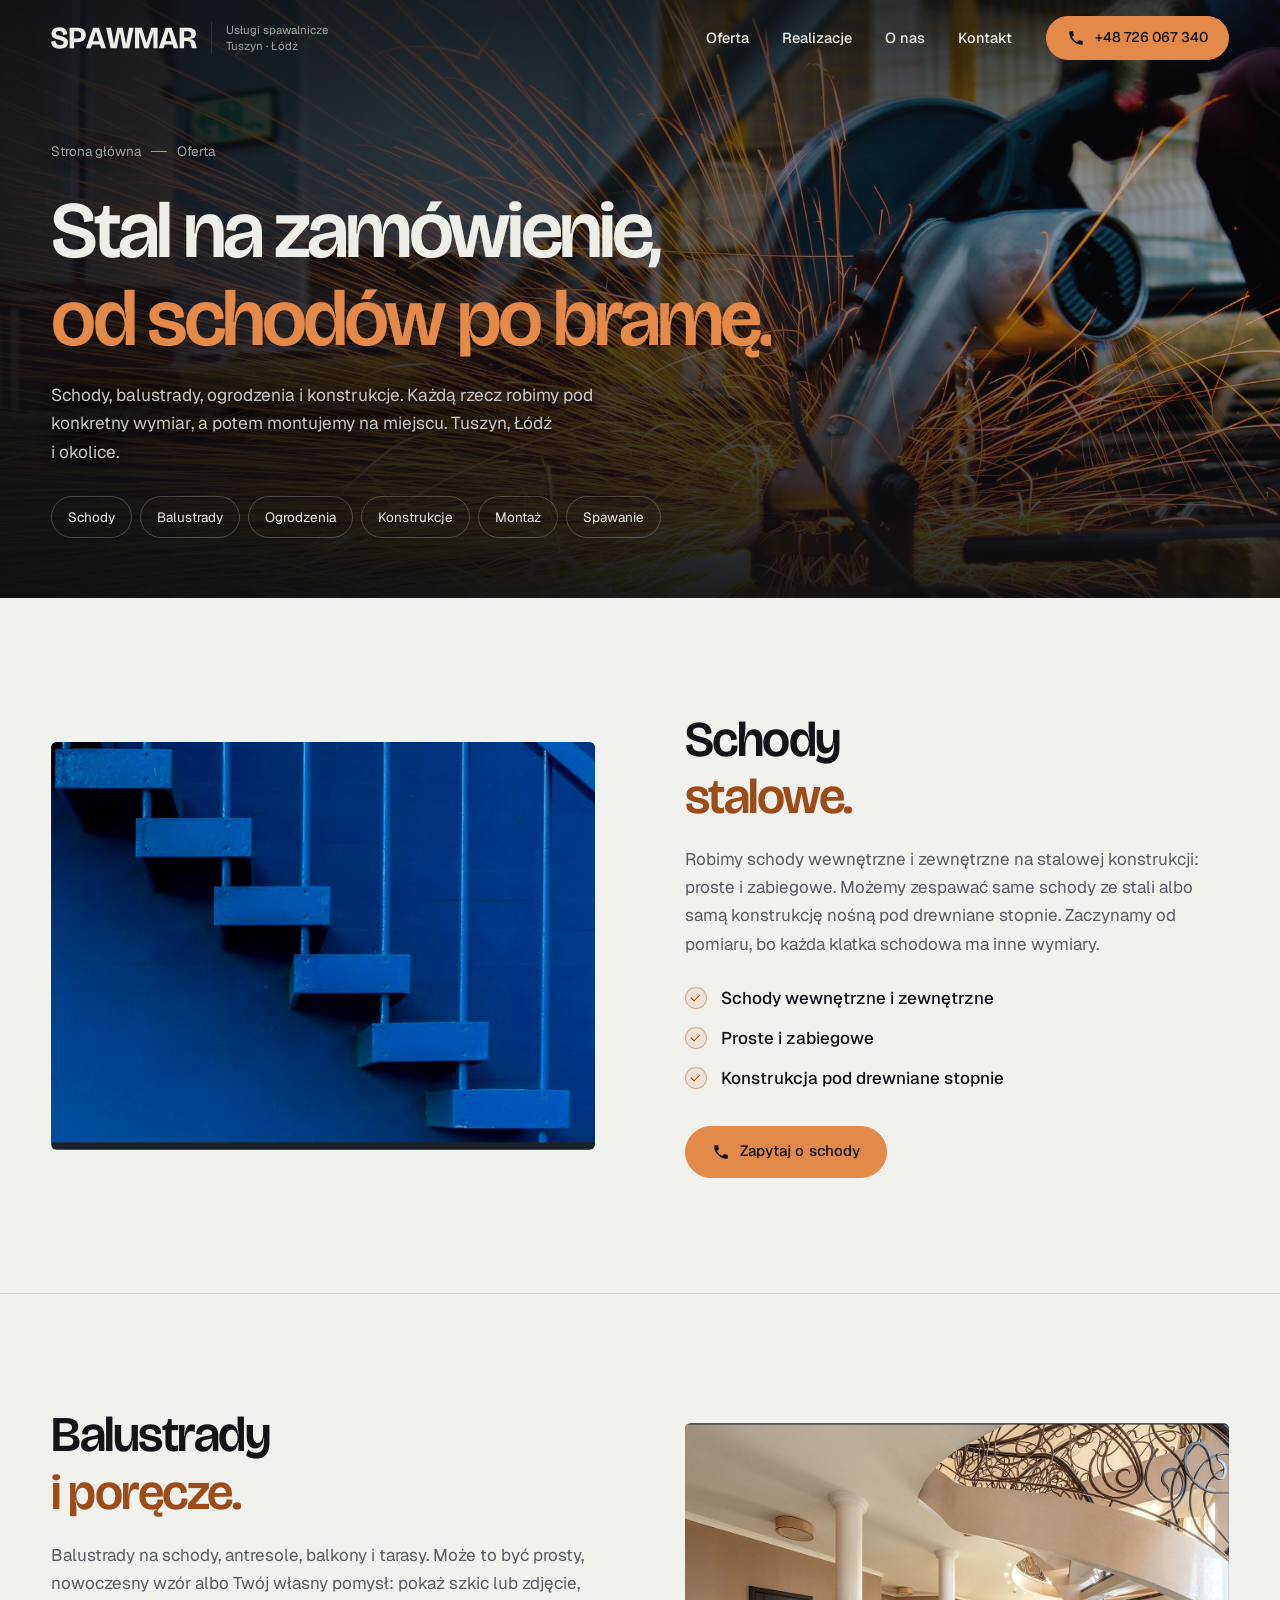
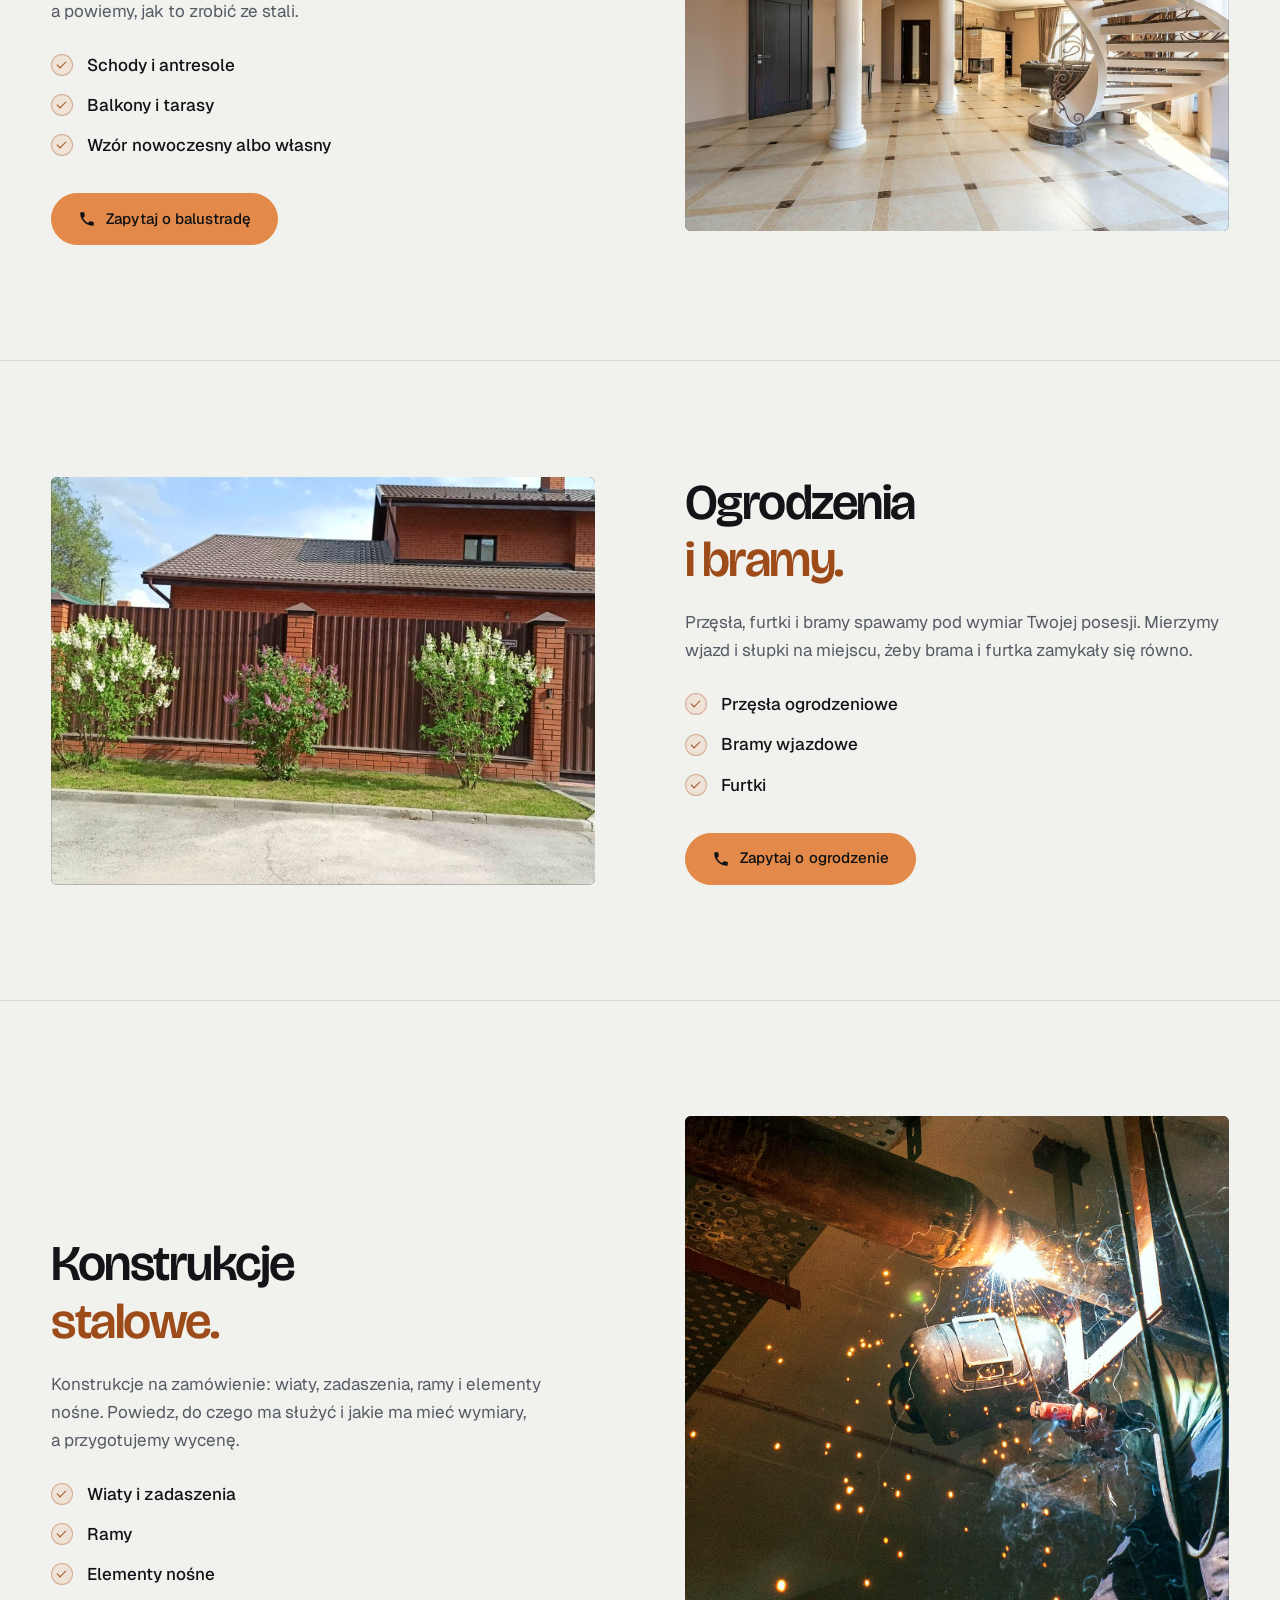
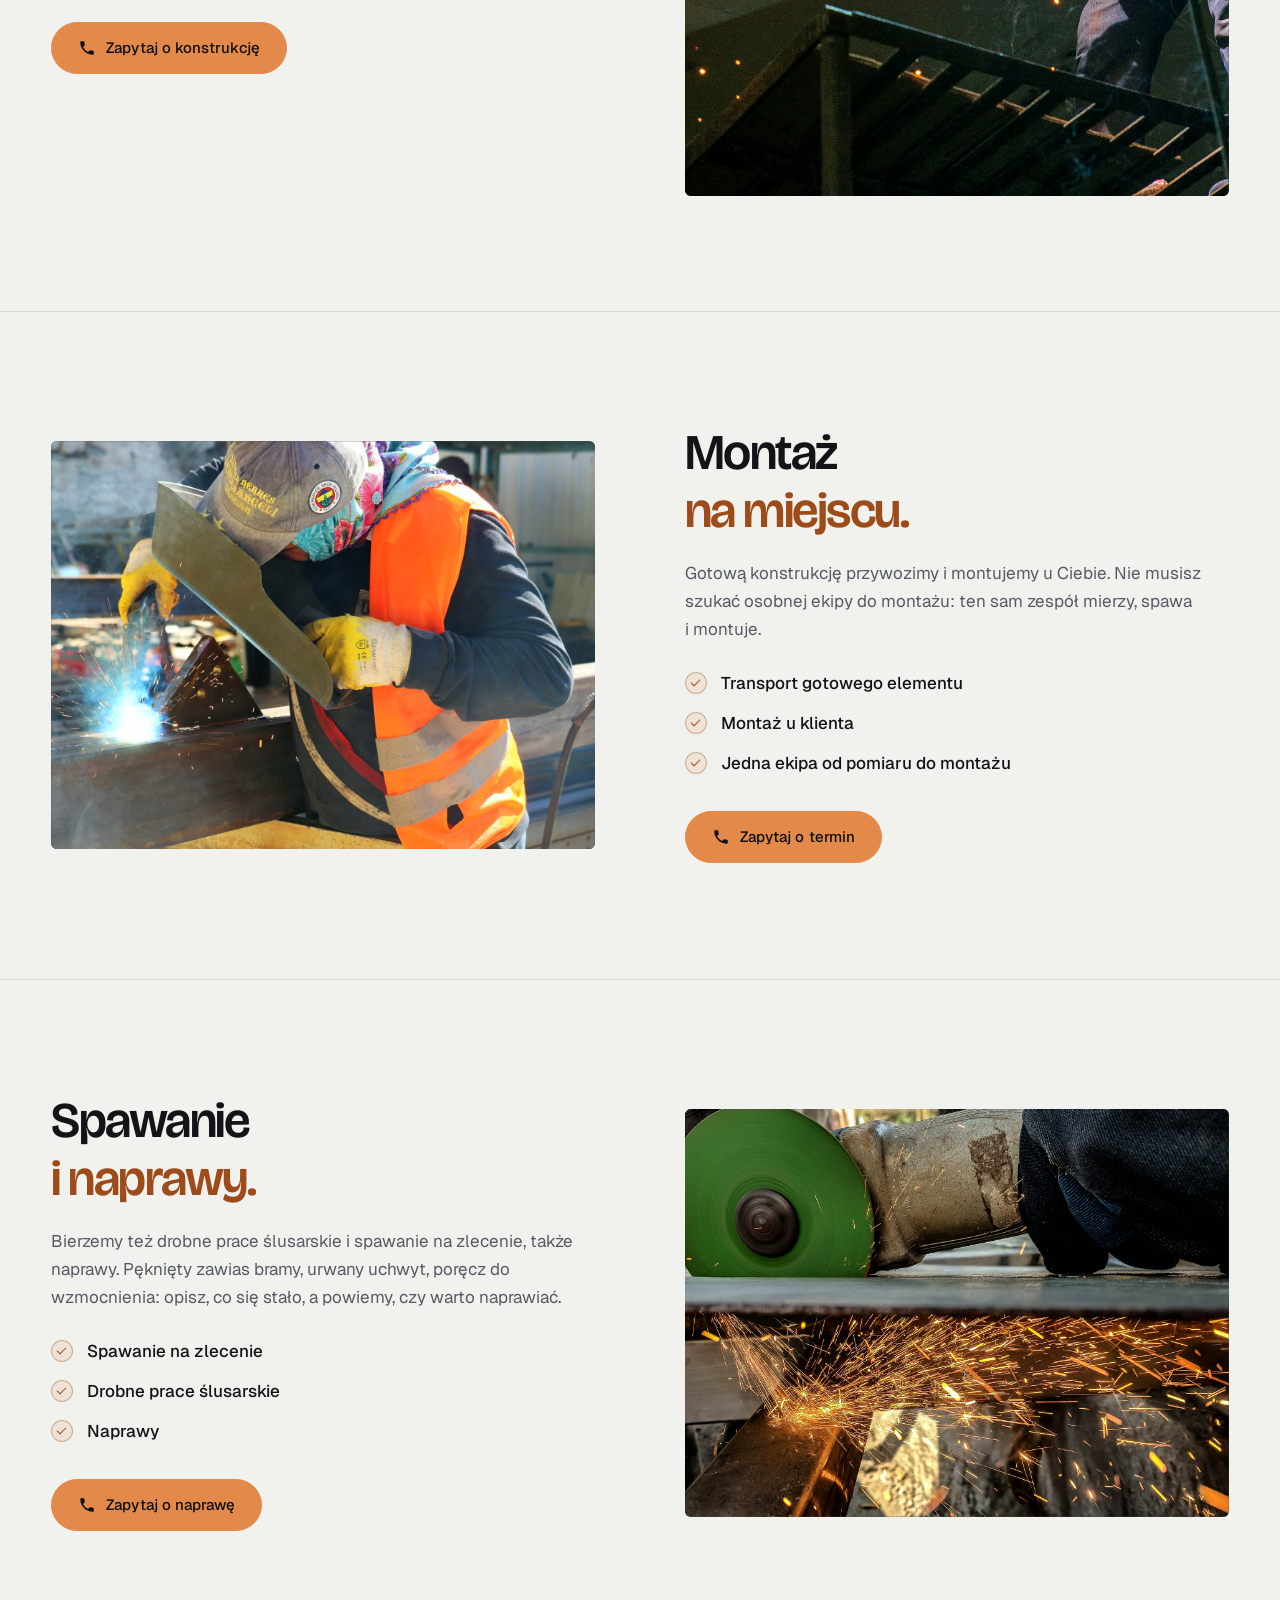
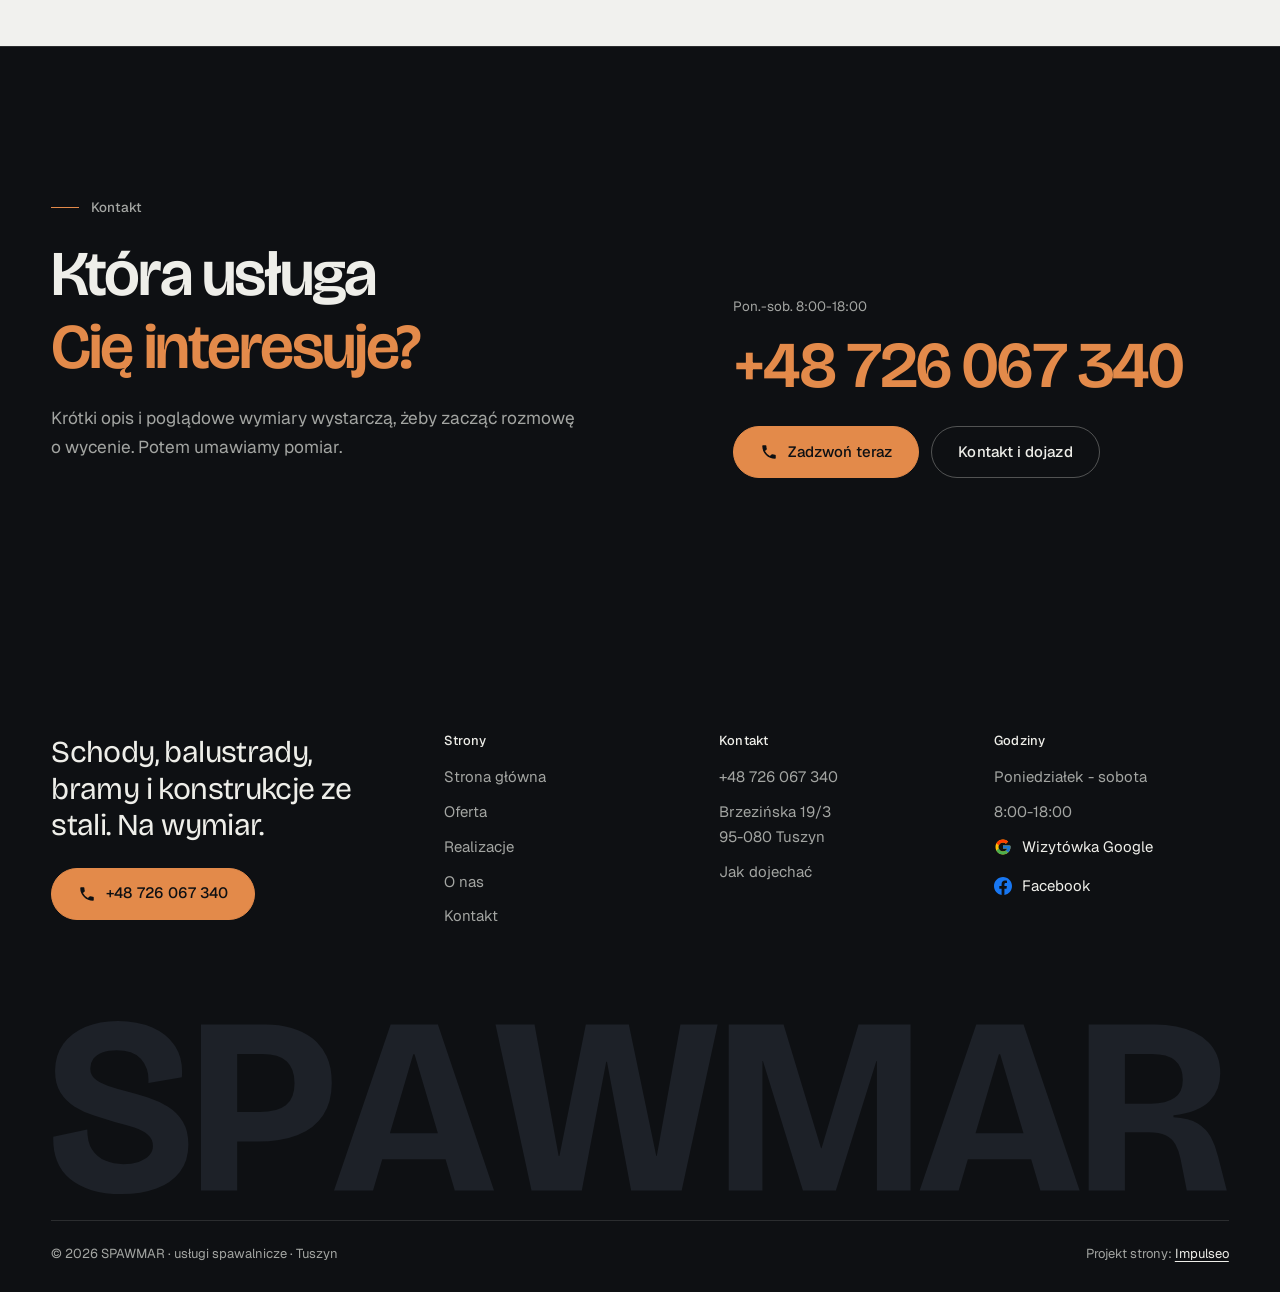
<file: oferta.html>
<!DOCTYPE html>
<html lang="pl">
<head>
<meta charset="UTF-8">
<meta name="viewport" content="width=device-width, initial-scale=1.0">
<title>Oferta - schody, balustrady, bramy i konstrukcje stalowe | SPAWMAR Tuszyn</title>
<meta name="description" content="Schody stalowe, balustrady, ogrodzenia i bramy, konstrukcje stalowe, montaż i naprawy spawalnicze. SPAWMAR, Tuszyn, Łódź i okolice. Tel. +48 726 067 340.">
<link rel="canonical" href="https://impulseo-pl.github.io/spawmar/oferta.html">
<meta name="robots" content="noindex, nofollow">
<meta name="theme-color" content="#0E1013">
<meta property="og:type" content="website">
<meta property="og:locale" content="pl_PL">
<meta property="og:site_name" content="SPAWMAR">
<meta property="og:title" content="Oferta - schody, balustrady, bramy i konstrukcje stalowe | SPAWMAR Tuszyn">
<meta property="og:description" content="Schody stalowe, balustrady, ogrodzenia i bramy, konstrukcje stalowe, montaż i naprawy spawalnicze. SPAWMAR, Tuszyn, Łódź i okolice. Tel. +48 726 067 340.">
<meta property="og:url" content="https://impulseo-pl.github.io/spawmar/oferta.html">
<meta property="og:image" content="https://impulseo-pl.github.io/spawmar/img/og.jpg">
<meta property="og:image:width" content="1200">
<meta property="og:image:height" content="630">
<meta name="twitter:card" content="summary_large_image">
<script type="application/ld+json">{"@context": "https://schema.org", "@type": "LocalBusiness", "name": "SPAWMAR", "url": "https://impulseo-pl.github.io/spawmar/", "telephone": "+48726067340", "image": "https://impulseo-pl.github.io/spawmar/img/og.jpg", "address": {"@type": "PostalAddress", "streetAddress": "Brzezińska 19/3", "postalCode": "95-080", "addressLocality": "Tuszyn", "addressCountry": "PL"}, "geo": {"@type": "GeoCoordinates", "latitude": 51.604992, "longitude": 19.5469026}, "openingHours": "Mo-Sa 08:00-18:00", "areaServed": ["Tuszyn", "Łódź"], "aggregateRating": {"@type": "AggregateRating", "ratingValue": "4.8", "reviewCount": "21"}, "sameAs": ["https://www.facebook.com/people/Spaw-Mar-Us%C5%82ugi-Spawalnicze/100063232239113/", "https://www.google.com/maps/place/SPAWMAR/@51.604992,19.5469026,17z/data=!4m6!3m5!1s0x471a2f89c10e8bd5:0x4c7c3c91ca6a2bdf!8m2!3d51.604992!4d19.5469026"]}</script>
<script>(function(){var d=document.documentElement;d.classList.add('js');try{if(!window.matchMedia('(prefers-reduced-motion: reduce)').matches)d.classList.add('anim');}catch(e){}setTimeout(function(){if(!d.classList.contains('anim-ok'))d.classList.remove('anim');},3500);})();</script>
<link rel="preload" as="image" href="img/ph4.jpg" fetchpriority="high">
<link rel="preconnect" href="https://fonts.googleapis.com">
<link rel="preconnect" href="https://fonts.gstatic.com" crossorigin>
<link href="https://fonts.googleapis.com/css2?family=Bricolage+Grotesque:opsz,wght@12..96,400..700&family=Geist:wght@400..600&display=swap" rel="stylesheet">
<link rel="stylesheet" href="assets/styles.css?v=20261106a">
<script src="assets/lenis.min.js?v=1.1.20" defer></script>
<script src="assets/main.js?v=20261106a" defer></script>
<meta name="nb-deploy" content="9fb678af984a">
</head>
<body>
<a class="skip" href="#tresc">Przejdź do treści</a>
<header class="site-head">
<div class="head-in">
  <a class="brand" href="index.html" aria-label="SPAWMAR - strona główna">
    <span class="znak"><svg class="wm" viewBox="16 -682 4681 704" role="img" aria-label="SPAWMAR"><path pathLength="1" style="--i:0" d="M297 14Q229 14 177.5 -1.5Q126 -17 91 -46.5Q56 -76 39.5 -118.5Q23 -161 25 -214L160 -243Q160 -193 179 -163Q198 -133 231 -119Q264 -105 303 -105Q338 -105 364.5 -114Q391 -123 406 -139Q421 -155 421 -177Q421 -205 401 -222Q381 -239 347.5 -250.5Q314 -262 273 -272Q230 -284 187.5 -298Q145 -312 110 -333.5Q75 -355 53.5 -389.5Q32 -424 32 -476Q32 -538 64 -582Q96 -626 152 -650Q208 -674 282 -674Q359 -674 418.5 -648Q478 -622 510 -572.5Q542 -523 536 -450L403 -428Q405 -459 397 -483Q389 -507 373 -524Q357 -541 333 -549.5Q309 -558 277 -558Q243 -558 219.5 -549Q196 -540 184 -523.5Q172 -507 172 -485Q172 -460 190 -444Q208 -428 240.5 -417Q273 -406 315 -395Q358 -384 401 -370Q444 -356 481 -333Q518 -310 540 -274Q562 -238 562 -182Q562 -118 528 -74Q494 -30 434.5 -8Q375 14 297 14Z"/><path pathLength="1" style="--i:1" d="M715 -195V-312H847Q915 -312 949.5 -339Q984 -366 984 -427Q984 -486 952.5 -514.5Q921 -543 857 -543H715V-660H867Q923 -660 971.5 -646.5Q1020 -633 1056 -604.5Q1092 -576 1112 -532.5Q1132 -489 1132 -428Q1132 -352 1097.5 -299.5Q1063 -247 997 -221Q931 -195 834 -195ZM612 0V-660H756V0Z"/><path pathLength="1" style="--i:2" d="M1141 0 1366 -660H1554L1777 0H1621L1461 -542H1456L1296 0ZM1262 -124V-228H1674V-124Z"/><path pathLength="1" style="--i:3" d="M1926 0 1783 -660H1938L2034 -137H2037L2142 -660H2313L2422 -137H2424L2518 -660H2666L2523 0H2322L2226 -512H2223L2126 0Z"/><path pathLength="1" style="--i:4" d="M2710 0V-660H2928L3077 -168H3079L3226 -660H3433V0H3299V-515H3297L3136 0H3005L2846 -515H2844V0Z"/><path pathLength="1" style="--i:5" d="M3469 0 3694 -660H3882L4105 0H3949L3789 -542H3784L3624 0ZM3590 -124V-228H4002V-124Z"/><path pathLength="1" style="--i:6" d="M4141 0V-660H4404Q4449 -660 4488.5 -652.5Q4528 -645 4560 -629.5Q4592 -614 4615.5 -591Q4639 -568 4651.5 -536.5Q4664 -505 4664 -465Q4664 -435 4654 -407Q4644 -379 4622 -356.5Q4600 -334 4564 -319.5Q4528 -305 4478 -299V-291Q4540 -288 4574.5 -266.5Q4609 -245 4627 -211.5Q4645 -178 4655 -136L4690 0H4531L4506 -126Q4499 -161 4485.5 -184.5Q4472 -208 4447 -220Q4422 -232 4380 -232H4285V0ZM4285 -345H4388Q4450 -345 4482.5 -368.5Q4515 -392 4515 -440Q4515 -492 4484.5 -517.5Q4454 -543 4392 -543H4285Z"/></svg></span>
    <span class="brand-sub">Usługi spawalnicze<br>Tuszyn · Łódź</span>
  </a>
  <nav class="nav-links" aria-label="Menu główne">
    <a class="nl" href="oferta.html">Oferta</a><a class="nl" href="realizacje.html">Realizacje</a><a class="nl" href="o-nas.html">O&nbsp;nas</a><a class="nl" href="kontakt.html">Kontakt</a>
    <a class="btn btn-copper nav-cta" href="tel:+48726067340"><svg class="ico" width="16" height="16" viewBox="0 0 24 24" fill="none" aria-hidden="true"><path d="M6.6 10.8a15.5 15.5 0 0 0 6.6 6.6l2.2-2.2a1 1 0 0 1 1-.24 11.4 11.4 0 0 0 3.6.58 1 1 0 0 1 1 1V20a1 1 0 0 1-1 1A17 17 0 0 1 3 4a1 1 0 0 1 1-1h3.5a1 1 0 0 1 1 1c0 1.25.2 2.46.58 3.6a1 1 0 0 1-.25 1l-2.23 2.2Z" fill="currentColor"/></svg>+48&nbsp;726&nbsp;067&nbsp;340</a>
  </nav>
  <button class="burger" type="button" aria-label="Otwórz menu" aria-expanded="false" aria-controls="mnav"><span></span><span></span></button>
</div>
</header>
<div class="mnav" id="mnav">
  <div class="mnav-in">
    <a class="ml" href="index.html">Strona główna</a><a class="ml" href="oferta.html" aria-current="page">Oferta</a><a class="ml" href="realizacje.html">Realizacje</a><a class="ml" href="o-nas.html">O&nbsp;nas</a><a class="ml" href="kontakt.html">Kontakt</a>
    <div class="mnav-foot">
      <span>Poniedziałek - sobota, 8:00-18:00</span>
      <a class="btn btn-copper" href="tel:+48726067340"><svg class="ico" width="16" height="16" viewBox="0 0 24 24" fill="none" aria-hidden="true"><path d="M6.6 10.8a15.5 15.5 0 0 0 6.6 6.6l2.2-2.2a1 1 0 0 1 1-.24 11.4 11.4 0 0 0 3.6.58 1 1 0 0 1 1 1V20a1 1 0 0 1-1 1A17 17 0 0 1 3 4a1 1 0 0 1 1-1h3.5a1 1 0 0 1 1 1c0 1.25.2 2.46.58 3.6a1 1 0 0 1-.25 1l-2.23 2.2Z" fill="currentColor"/></svg>+48&nbsp;726&nbsp;067&nbsp;340</a>
    </div>
  </div>
</div>
<main id="tresc">

<section class="pagehead">
  <div class="pagehead-media"><img src="img/ph4.jpg" alt="Cięcie stalowego profilu, snop iskier w warsztacie" width="1920" height="1280" decoding="async" fetchpriority="high"></div>
  <div class="ph-in">
    <p class="crumb up" style="--d:0"><a href="index.html">Strona główna</a><span class="sl" aria-hidden="true"></span>Oferta</p>
    <h1><span class="ln"><span class="ln-i" style="--k:0">Stal na zamówienie,</span></span><span class="ln"><span class="ln-i" style="--k:1"><em>od schodów po bramę.</em></span></span></h1>
    <p class="ph-lead up" style="--d:300">Schody, balustrady, ogrodzenia i&nbsp;konstrukcje. Każdą rzecz robimy pod konkretny wymiar, a&nbsp;potem montujemy na miejscu. Tuszyn, Łódź i&nbsp;okolice.</p>
    <nav class="chips up" style="--d:420" aria-label="Usługi na tej stronie"><a class="chip" href="#schody">Schody</a><a class="chip" href="#balustrady">Balustrady</a><a class="chip" href="#ogrodzenia">Ogrodzenia</a><a class="chip" href="#konstrukcje">Konstrukcje</a><a class="chip" href="#montaz">Montaż</a><a class="chip" href="#spawanie">Spawanie</a></nav>
  </div>
</section>
<section class="svc-block" id="schody">
  <div class="wrap svc-row">
    <figure class="fig svc-fig rv-img rv">
      <img src="img/g1.jpg" alt="Stalowe schody z płaskimi stopniami na tle niebieskiej ściany" width="1562" height="1028" decoding="async" data-plx="30" style="height:110%;margin-top:-5%">
    </figure>
    <div class="svc-txt">
      <h2 class="rv rv-h"><span class="ln"><span class="ln-i" style="--k:0">Schody</span></span><span class="ln"><span class="ln-i" style="--k:1"><em>stalowe.</em></span></span></h2>
      <p class="rv" style="--d:100">Robimy schody wewnętrzne i&nbsp;zewnętrzne na stalowej konstrukcji: proste i&nbsp;zabiegowe. Możemy zespawać same schody ze stali albo samą konstrukcję nośną pod drewniane stopnie. Zaczynamy od pomiaru, bo każda klatka schodowa ma inne wymiary.</p>
      <ul class="ticks rv" style="--d:160"><li>Schody wewnętrzne i&nbsp;zewnętrzne</li><li>Proste i&nbsp;zabiegowe</li><li>Konstrukcja pod drewniane stopnie</li></ul>
      <a class="btn btn-copper rv" style="--d:220" href="tel:+48726067340"><svg class="ico" width="16" height="16" viewBox="0 0 24 24" fill="none" aria-hidden="true"><path d="M6.6 10.8a15.5 15.5 0 0 0 6.6 6.6l2.2-2.2a1 1 0 0 1 1-.24 11.4 11.4 0 0 0 3.6.58 1 1 0 0 1 1 1V20a1 1 0 0 1-1 1A17 17 0 0 1 3 4a1 1 0 0 1 1-1h3.5a1 1 0 0 1 1 1c0 1.25.2 2.46.58 3.6a1 1 0 0 1-.25 1l-2.23 2.2Z" fill="currentColor"/></svg>Zapytaj o&nbsp;schody</a>
    </div>
  </div>
</section>
<section class="svc-block flip" id="balustrady">
  <div class="wrap svc-row">
    <figure class="fig svc-fig rv-img rv">
      <img src="img/g6.jpg" alt="Ozdobna metalowa balustrada przy krętych schodach w holu" width="1600" height="1068" decoding="async" data-plx="30" style="height:110%;margin-top:-5%">
    </figure>
    <div class="svc-txt">
      <h2 class="rv rv-h"><span class="ln"><span class="ln-i" style="--k:0">Balustrady</span></span><span class="ln"><span class="ln-i" style="--k:1"><em>i&nbsp;poręcze.</em></span></span></h2>
      <p class="rv" style="--d:100">Balustrady na schody, antresole, balkony i&nbsp;tarasy. Może to być prosty, nowoczesny wzór albo Twój własny pomysł: pokaż szkic lub zdjęcie, a&nbsp;powiemy, jak to zrobić ze stali.</p>
      <ul class="ticks rv" style="--d:160"><li>Schody i&nbsp;antresole</li><li>Balkony i&nbsp;tarasy</li><li>Wzór nowoczesny albo własny</li></ul>
      <a class="btn btn-copper rv" style="--d:220" href="tel:+48726067340"><svg class="ico" width="16" height="16" viewBox="0 0 24 24" fill="none" aria-hidden="true"><path d="M6.6 10.8a15.5 15.5 0 0 0 6.6 6.6l2.2-2.2a1 1 0 0 1 1-.24 11.4 11.4 0 0 0 3.6.58 1 1 0 0 1 1 1V20a1 1 0 0 1-1 1A17 17 0 0 1 3 4a1 1 0 0 1 1-1h3.5a1 1 0 0 1 1 1c0 1.25.2 2.46.58 3.6a1 1 0 0 1-.25 1l-2.23 2.2Z" fill="currentColor"/></svg>Zapytaj o&nbsp;balustradę</a>
    </div>
  </div>
</section>
<section class="svc-block" id="ogrodzenia">
  <div class="wrap svc-row">
    <figure class="fig svc-fig rv-img rv">
      <img src="img/g10.jpg" alt="Ogrodzenie z metalowych przęseł między ceglanymi słupkami" width="1140" height="726" loading="lazy" decoding="async" data-plx="30" style="height:110%;margin-top:-5%">
    </figure>
    <div class="svc-txt">
      <h2 class="rv rv-h"><span class="ln"><span class="ln-i" style="--k:0">Ogrodzenia</span></span><span class="ln"><span class="ln-i" style="--k:1"><em>i&nbsp;bramy.</em></span></span></h2>
      <p class="rv" style="--d:100">Przęsła, furtki i&nbsp;bramy spawamy pod wymiar Twojej posesji. Mierzymy wjazd i&nbsp;słupki na miejscu, żeby brama i&nbsp;furtka zamykały się równo.</p>
      <ul class="ticks rv" style="--d:160"><li>Przęsła ogrodzeniowe</li><li>Bramy wjazdowe</li><li>Furtki</li></ul>
      <a class="btn btn-copper rv" style="--d:220" href="tel:+48726067340"><svg class="ico" width="16" height="16" viewBox="0 0 24 24" fill="none" aria-hidden="true"><path d="M6.6 10.8a15.5 15.5 0 0 0 6.6 6.6l2.2-2.2a1 1 0 0 1 1-.24 11.4 11.4 0 0 0 3.6.58 1 1 0 0 1 1 1V20a1 1 0 0 1-1 1A17 17 0 0 1 3 4a1 1 0 0 1 1-1h3.5a1 1 0 0 1 1 1c0 1.25.2 2.46.58 3.6a1 1 0 0 1-.25 1l-2.23 2.2Z" fill="currentColor"/></svg>Zapytaj o&nbsp;ogrodzenie</a>
    </div>
  </div>
</section>
<section class="svc-block flip" id="konstrukcje">
  <div class="wrap svc-row">
    <figure class="fig svc-fig pion rv-img rv">
      <img src="img/g5.jpg" alt="Spawacz przy pracy na stalowej konstrukcji schodów" width="1920" height="1920" loading="lazy" decoding="async" data-plx="30" style="height:110%;margin-top:-5%">
    </figure>
    <div class="svc-txt">
      <h2 class="rv rv-h"><span class="ln"><span class="ln-i" style="--k:0">Konstrukcje</span></span><span class="ln"><span class="ln-i" style="--k:1"><em>stalowe.</em></span></span></h2>
      <p class="rv" style="--d:100">Konstrukcje na zamówienie: wiaty, zadaszenia, ramy i&nbsp;elementy nośne. Powiedz, do czego ma służyć i&nbsp;jakie ma mieć wymiary, a&nbsp;przygotujemy wycenę.</p>
      <ul class="ticks rv" style="--d:160"><li>Wiaty i&nbsp;zadaszenia</li><li>Ramy</li><li>Elementy nośne</li></ul>
      <a class="btn btn-copper rv" style="--d:220" href="tel:+48726067340"><svg class="ico" width="16" height="16" viewBox="0 0 24 24" fill="none" aria-hidden="true"><path d="M6.6 10.8a15.5 15.5 0 0 0 6.6 6.6l2.2-2.2a1 1 0 0 1 1-.24 11.4 11.4 0 0 0 3.6.58 1 1 0 0 1 1 1V20a1 1 0 0 1-1 1A17 17 0 0 1 3 4a1 1 0 0 1 1-1h3.5a1 1 0 0 1 1 1c0 1.25.2 2.46.58 3.6a1 1 0 0 1-.25 1l-2.23 2.2Z" fill="currentColor"/></svg>Zapytaj o&nbsp;konstrukcję</a>
    </div>
  </div>
</section>
<section class="svc-block" id="montaz">
  <div class="wrap svc-row">
    <figure class="fig svc-fig rv-img rv">
      <img src="img/g2.jpg" alt="Spawacz w kamizelce odblaskowej spawa stalowy element" width="1868" height="1222" loading="lazy" decoding="async" data-plx="30" style="height:110%;margin-top:-5%">
    </figure>
    <div class="svc-txt">
      <h2 class="rv rv-h"><span class="ln"><span class="ln-i" style="--k:0">Montaż</span></span><span class="ln"><span class="ln-i" style="--k:1"><em>na miejscu.</em></span></span></h2>
      <p class="rv" style="--d:100">Gotową konstrukcję przywozimy i&nbsp;montujemy u&nbsp;Ciebie. Nie musisz szukać osobnej ekipy do montażu: ten sam zespół mierzy, spawa i&nbsp;montuje.</p>
      <ul class="ticks rv" style="--d:160"><li>Transport gotowego elementu</li><li>Montaż u&nbsp;klienta</li><li>Jedna ekipa od pomiaru do montażu</li></ul>
      <a class="btn btn-copper rv" style="--d:220" href="tel:+48726067340"><svg class="ico" width="16" height="16" viewBox="0 0 24 24" fill="none" aria-hidden="true"><path d="M6.6 10.8a15.5 15.5 0 0 0 6.6 6.6l2.2-2.2a1 1 0 0 1 1-.24 11.4 11.4 0 0 0 3.6.58 1 1 0 0 1 1 1V20a1 1 0 0 1-1 1A17 17 0 0 1 3 4a1 1 0 0 1 1-1h3.5a1 1 0 0 1 1 1c0 1.25.2 2.46.58 3.6a1 1 0 0 1-.25 1l-2.23 2.2Z" fill="currentColor"/></svg>Zapytaj o&nbsp;termin</a>
    </div>
  </div>
</section>
<section class="svc-block flip" id="spawanie">
  <div class="wrap svc-row">
    <figure class="fig svc-fig rv-img rv">
      <img src="img/g13.jpg" alt="Cięcie stali szlifierką, snop iskier" width="1920" height="1440" loading="lazy" decoding="async" data-plx="30" style="height:110%;margin-top:-5%">
    </figure>
    <div class="svc-txt">
      <h2 class="rv rv-h"><span class="ln"><span class="ln-i" style="--k:0">Spawanie</span></span><span class="ln"><span class="ln-i" style="--k:1"><em>i&nbsp;naprawy.</em></span></span></h2>
      <p class="rv" style="--d:100">Bierzemy też drobne prace ślusarskie i&nbsp;spawanie na zlecenie, także naprawy. Pęknięty zawias bramy, urwany uchwyt, poręcz do wzmocnienia: opisz, co się stało, a&nbsp;powiemy, czy warto naprawiać.</p>
      <ul class="ticks rv" style="--d:160"><li>Spawanie na zlecenie</li><li>Drobne prace ślusarskie</li><li>Naprawy</li></ul>
      <a class="btn btn-copper rv" style="--d:220" href="tel:+48726067340"><svg class="ico" width="16" height="16" viewBox="0 0 24 24" fill="none" aria-hidden="true"><path d="M6.6 10.8a15.5 15.5 0 0 0 6.6 6.6l2.2-2.2a1 1 0 0 1 1-.24 11.4 11.4 0 0 0 3.6.58 1 1 0 0 1 1 1V20a1 1 0 0 1-1 1A17 17 0 0 1 3 4a1 1 0 0 1 1-1h3.5a1 1 0 0 1 1 1c0 1.25.2 2.46.58 3.6a1 1 0 0 1-.25 1l-2.23 2.2Z" fill="currentColor"/></svg>Zapytaj o&nbsp;naprawę</a>
    </div>
  </div>
</section>
<section class="cta-band dark">
  <div class="wrap cta-grid">
    <div>
      <p class="eyebrow rv">Kontakt</p>
      <h2 class="h2 rv rv-h"><span class="ln"><span class="ln-i" style="--k:0">Która usługa</span></span><span class="ln"><span class="ln-i" style="--k:1"><em>Cię interesuje?</em></span></span></h2>
      <p class="lead rv" style="--d:120">Krótki opis i&nbsp;poglądowe wymiary wystarczą, żeby zacząć rozmowę o&nbsp;wycenie. Potem umawiamy pomiar.</p>
    </div>
    <div class="cta-side rv" style="--d:180">
      <span class="lbl">Pon.-sob. 8:00-18:00</span>
      <a class="cta-phone" href="tel:+48726067340">+48&nbsp;726&nbsp;067&nbsp;340</a>
      <div class="cta-row">
        <a class="btn btn-copper" href="tel:+48726067340"><svg class="ico" width="16" height="16" viewBox="0 0 24 24" fill="none" aria-hidden="true"><path d="M6.6 10.8a15.5 15.5 0 0 0 6.6 6.6l2.2-2.2a1 1 0 0 1 1-.24 11.4 11.4 0 0 0 3.6.58 1 1 0 0 1 1 1V20a1 1 0 0 1-1 1A17 17 0 0 1 3 4a1 1 0 0 1 1-1h3.5a1 1 0 0 1 1 1c0 1.25.2 2.46.58 3.6a1 1 0 0 1-.25 1l-2.23 2.2Z" fill="currentColor"/></svg>Zadzwoń teraz</a>
        <a class="btn btn-ghost" href="kontakt.html">Kontakt i&nbsp;dojazd</a>
      </div>
    </div>
  </div>
</section>
</main>
<footer class="site-foot">
  <div class="wrap">
    <div class="foot-top">
      <div>
        <p class="foot-claim">Schody, balustrady, bramy i&nbsp;konstrukcje ze stali. Na wymiar.</p>
        <a class="btn btn-copper" href="tel:+48726067340"><svg class="ico" width="16" height="16" viewBox="0 0 24 24" fill="none" aria-hidden="true"><path d="M6.6 10.8a15.5 15.5 0 0 0 6.6 6.6l2.2-2.2a1 1 0 0 1 1-.24 11.4 11.4 0 0 0 3.6.58 1 1 0 0 1 1 1V20a1 1 0 0 1-1 1A17 17 0 0 1 3 4a1 1 0 0 1 1-1h3.5a1 1 0 0 1 1 1c0 1.25.2 2.46.58 3.6a1 1 0 0 1-.25 1l-2.23 2.2Z" fill="currentColor"/></svg>+48&nbsp;726&nbsp;067&nbsp;340</a>
      </div>
      <div>
        <h4>Strony</h4>
        <ul><li><a href="index.html">Strona główna</a></li><li><a href="oferta.html">Oferta</a></li><li><a href="realizacje.html">Realizacje</a></li><li><a href="o-nas.html">O&nbsp;nas</a></li><li><a href="kontakt.html">Kontakt</a></li></ul>
      </div>
      <div>
        <h4>Kontakt</h4>
        <ul>
          <li><a href="tel:+48726067340">+48&nbsp;726&nbsp;067&nbsp;340</a></li>
          <li>Brzezińska 19/3<br>95-080 Tuszyn</li>
          <li><a href="https://www.google.com/maps/place/SPAWMAR/@51.604992,19.5469026,17z/data=!4m6!3m5!1s0x471a2f89c10e8bd5:0x4c7c3c91ca6a2bdf!8m2!3d51.604992!4d19.5469026" target="_blank" rel="noopener">Jak dojechać</a></li>
        </ul>
      </div>
      <div>
        <h4>Godziny</h4>
        <ul>
          <li>Poniedziałek - sobota</li>
          <li>8:00-18:00</li>
          <li><a class="soc" href="https://www.google.com/maps/place/SPAWMAR/@51.604992,19.5469026,17z/data=!4m6!3m5!1s0x471a2f89c10e8bd5:0x4c7c3c91ca6a2bdf!8m2!3d51.604992!4d19.5469026" target="_blank" rel="noopener" aria-label="Wizytówka SPAWMAR w Google"><svg class="g-logo" viewBox="0 0 48 48" aria-hidden="true"><path fill="#FFC107" d="M43.6 20.5H42V20H24v8h11.3C33.7 32.7 29.2 36 24 36c-6.6 0-12-5.4-12-12s5.4-12 12-12c3.1 0 5.8 1.2 7.9 3.1l5.7-5.7C34 6.1 29.3 4 24 4 12.9 4 4 12.9 4 24s8.9 20 20 20 20-8.9 20-20c0-1.3-.1-2.4-.4-3.5z"/><path fill="#FF3D00" d="m6.3 14.7 6.6 4.8C14.7 15.1 19 12 24 12c3.1 0 5.8 1.2 7.9 3.1l5.7-5.7C34 6.1 29.3 4 24 4 16.3 4 9.7 8.3 6.3 14.7z"/><path fill="#4CAF50" d="M24 44c5.2 0 9.9-2 13.4-5.2l-6.2-5.2A11.9 11.9 0 0 1 24 36c-5.2 0-9.6-3.3-11.3-7.9l-6.5 5C9.5 39.6 16.2 44 24 44z"/><path fill="#1976D2" d="M43.6 20.5H42V20H24v8h11.3a12 12 0 0 1-4.1 5.6l6.2 5.2C37 39.2 44 34 44 24c0-1.3-.1-2.4-.4-3.5z"/></svg>Wizytówka Google</a></li>
          <li><a class="soc" href="https://www.facebook.com/people/Spaw-Mar-Us%C5%82ugi-Spawalnicze/100063232239113/" target="_blank" rel="noopener" aria-label="SPAWMAR na Facebooku"><svg class="g-logo" viewBox="0 0 24 24" aria-hidden="true"><path fill="#1877F2" d="M24 12.07C24 5.4 18.63 0 12 0S0 5.4 0 12.07C0 18.1 4.39 23.1 10.13 24v-8.44H7.08v-3.49h3.05V9.41c0-3.02 1.79-4.69 4.53-4.69 1.31 0 2.68.24 2.68.24v2.97h-1.51c-1.49 0-1.96.93-1.96 1.89v2.25h3.33l-.53 3.49h-2.8V24C19.61 23.1 24 18.1 24 12.07z"/></svg>Facebook</a></li>
        </ul>
      </div>
    </div>
    <div class="foot-mark" aria-hidden="true"><svg class="wm-foot" viewBox="16 -682 4681 704" aria-hidden="true" focusable="false"><path style="--i:0" d="M297 14Q229 14 177.5 -1.5Q126 -17 91 -46.5Q56 -76 39.5 -118.5Q23 -161 25 -214L160 -243Q160 -193 179 -163Q198 -133 231 -119Q264 -105 303 -105Q338 -105 364.5 -114Q391 -123 406 -139Q421 -155 421 -177Q421 -205 401 -222Q381 -239 347.5 -250.5Q314 -262 273 -272Q230 -284 187.5 -298Q145 -312 110 -333.5Q75 -355 53.5 -389.5Q32 -424 32 -476Q32 -538 64 -582Q96 -626 152 -650Q208 -674 282 -674Q359 -674 418.5 -648Q478 -622 510 -572.5Q542 -523 536 -450L403 -428Q405 -459 397 -483Q389 -507 373 -524Q357 -541 333 -549.5Q309 -558 277 -558Q243 -558 219.5 -549Q196 -540 184 -523.5Q172 -507 172 -485Q172 -460 190 -444Q208 -428 240.5 -417Q273 -406 315 -395Q358 -384 401 -370Q444 -356 481 -333Q518 -310 540 -274Q562 -238 562 -182Q562 -118 528 -74Q494 -30 434.5 -8Q375 14 297 14Z"/><path style="--i:1" d="M715 -195V-312H847Q915 -312 949.5 -339Q984 -366 984 -427Q984 -486 952.5 -514.5Q921 -543 857 -543H715V-660H867Q923 -660 971.5 -646.5Q1020 -633 1056 -604.5Q1092 -576 1112 -532.5Q1132 -489 1132 -428Q1132 -352 1097.5 -299.5Q1063 -247 997 -221Q931 -195 834 -195ZM612 0V-660H756V0Z"/><path style="--i:2" d="M1141 0 1366 -660H1554L1777 0H1621L1461 -542H1456L1296 0ZM1262 -124V-228H1674V-124Z"/><path style="--i:3" d="M1926 0 1783 -660H1938L2034 -137H2037L2142 -660H2313L2422 -137H2424L2518 -660H2666L2523 0H2322L2226 -512H2223L2126 0Z"/><path style="--i:4" d="M2710 0V-660H2928L3077 -168H3079L3226 -660H3433V0H3299V-515H3297L3136 0H3005L2846 -515H2844V0Z"/><path style="--i:5" d="M3469 0 3694 -660H3882L4105 0H3949L3789 -542H3784L3624 0ZM3590 -124V-228H4002V-124Z"/><path style="--i:6" d="M4141 0V-660H4404Q4449 -660 4488.5 -652.5Q4528 -645 4560 -629.5Q4592 -614 4615.5 -591Q4639 -568 4651.5 -536.5Q4664 -505 4664 -465Q4664 -435 4654 -407Q4644 -379 4622 -356.5Q4600 -334 4564 -319.5Q4528 -305 4478 -299V-291Q4540 -288 4574.5 -266.5Q4609 -245 4627 -211.5Q4645 -178 4655 -136L4690 0H4531L4506 -126Q4499 -161 4485.5 -184.5Q4472 -208 4447 -220Q4422 -232 4380 -232H4285V0ZM4285 -345H4388Q4450 -345 4482.5 -368.5Q4515 -392 4515 -440Q4515 -492 4484.5 -517.5Q4454 -543 4392 -543H4285Z"/></svg></div>
    <div class="foot-bottom">
      <span>© 2026 SPAWMAR · usługi spawalnicze · Tuszyn</span>
      <span>Projekt strony: <a class="foot-credit" href="https://impulseo.pl" target="_blank" rel="noopener">Impulseo</a></span>
    </div>
  </div>
</footer>
<div class="sticky-call">
  <a class="btn btn-copper" href="tel:+48726067340"><svg class="ico" width="16" height="16" viewBox="0 0 24 24" fill="none" aria-hidden="true"><path d="M6.6 10.8a15.5 15.5 0 0 0 6.6 6.6l2.2-2.2a1 1 0 0 1 1-.24 11.4 11.4 0 0 0 3.6.58 1 1 0 0 1 1 1V20a1 1 0 0 1-1 1A17 17 0 0 1 3 4a1 1 0 0 1 1-1h3.5a1 1 0 0 1 1 1c0 1.25.2 2.46.58 3.6a1 1 0 0 1-.25 1l-2.23 2.2Z" fill="currentColor"/></svg>Zadzwoń</a>
  <a class="btn btn-ghost" href="kontakt.html">Kontakt i&nbsp;dojazd</a>
</div>
<div class="demo-wazne" data-do="2026-11-12" data-cykl="3" hidden><svg class="dw-ico" width="13" height="13" viewBox="0 0 24 24" fill="none" aria-hidden="true"><circle cx="12" cy="12" r="8.6" stroke="currentColor" stroke-width="1.8"/><path d="M12 7.2V12l3.3 2" stroke="currentColor" stroke-width="1.8" stroke-linecap="round"/></svg><span class="dw-txt"></span></div>
</body>
</html>
</file>
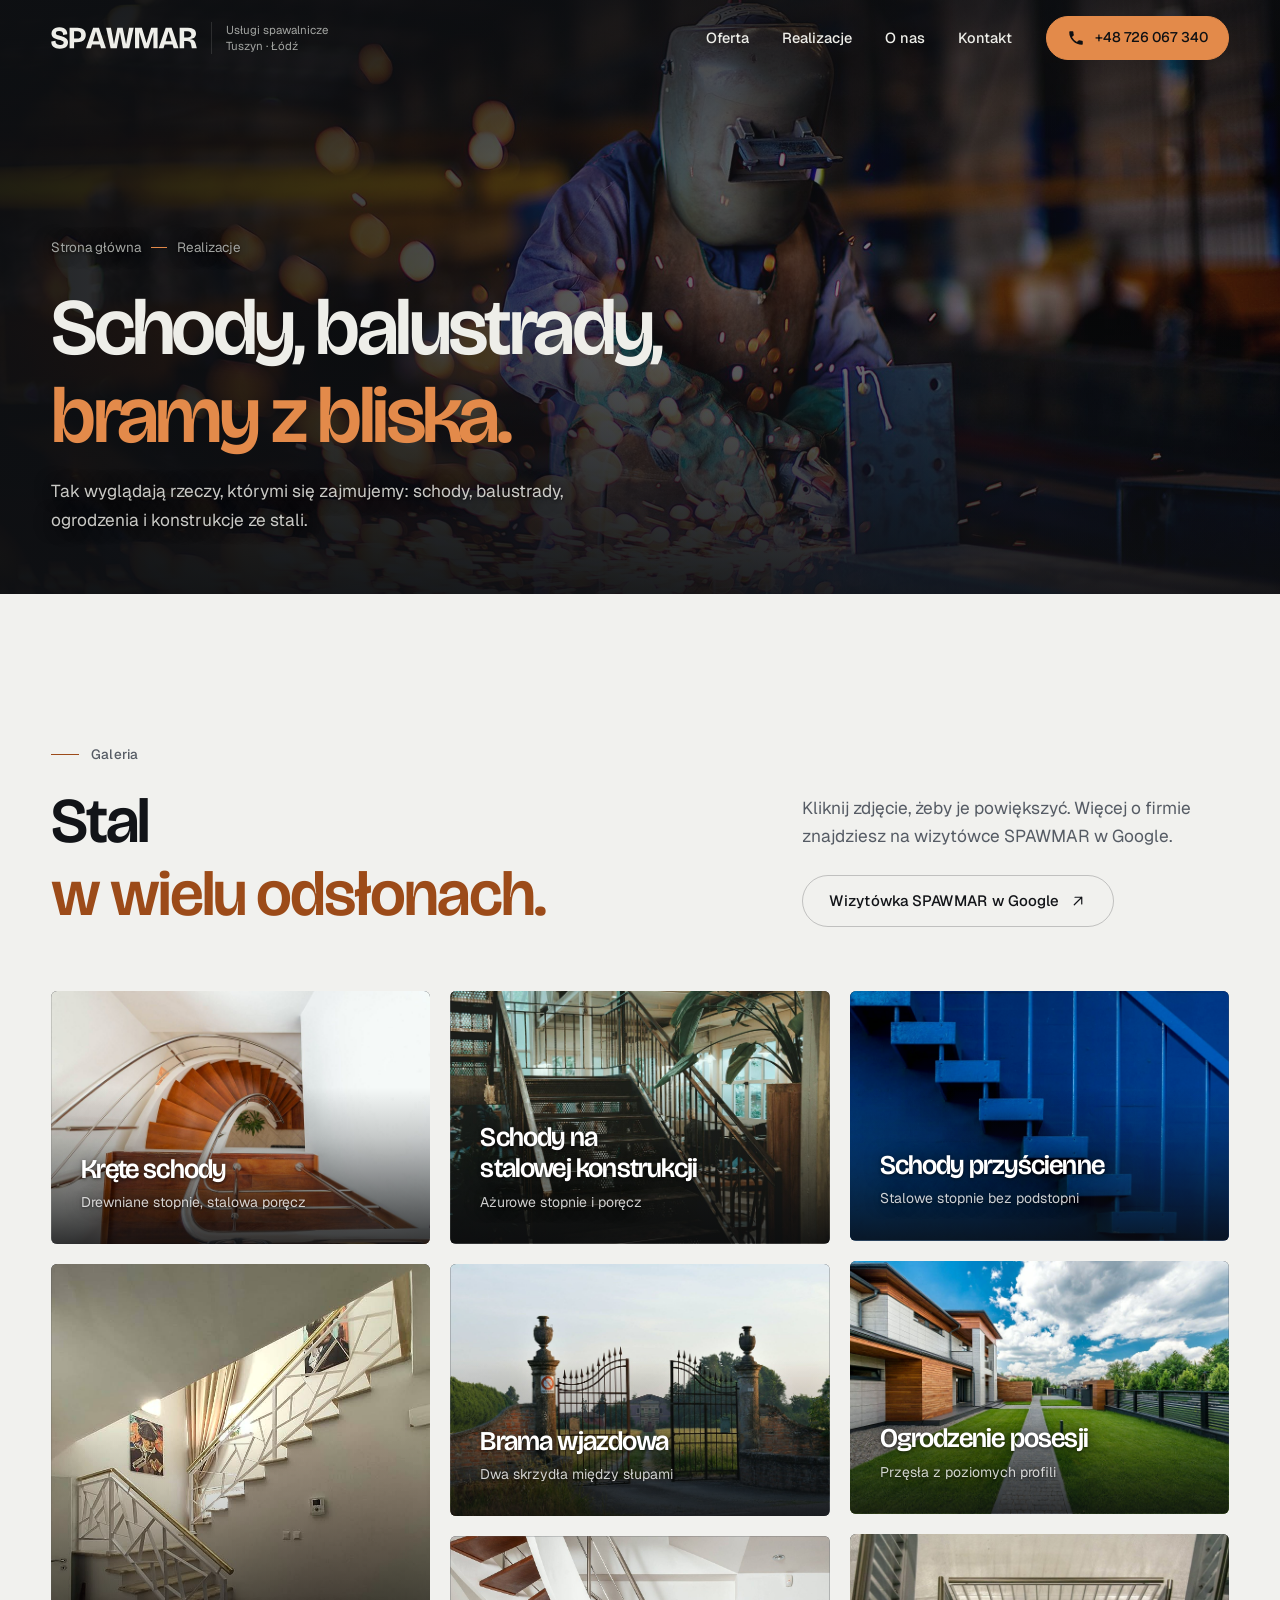
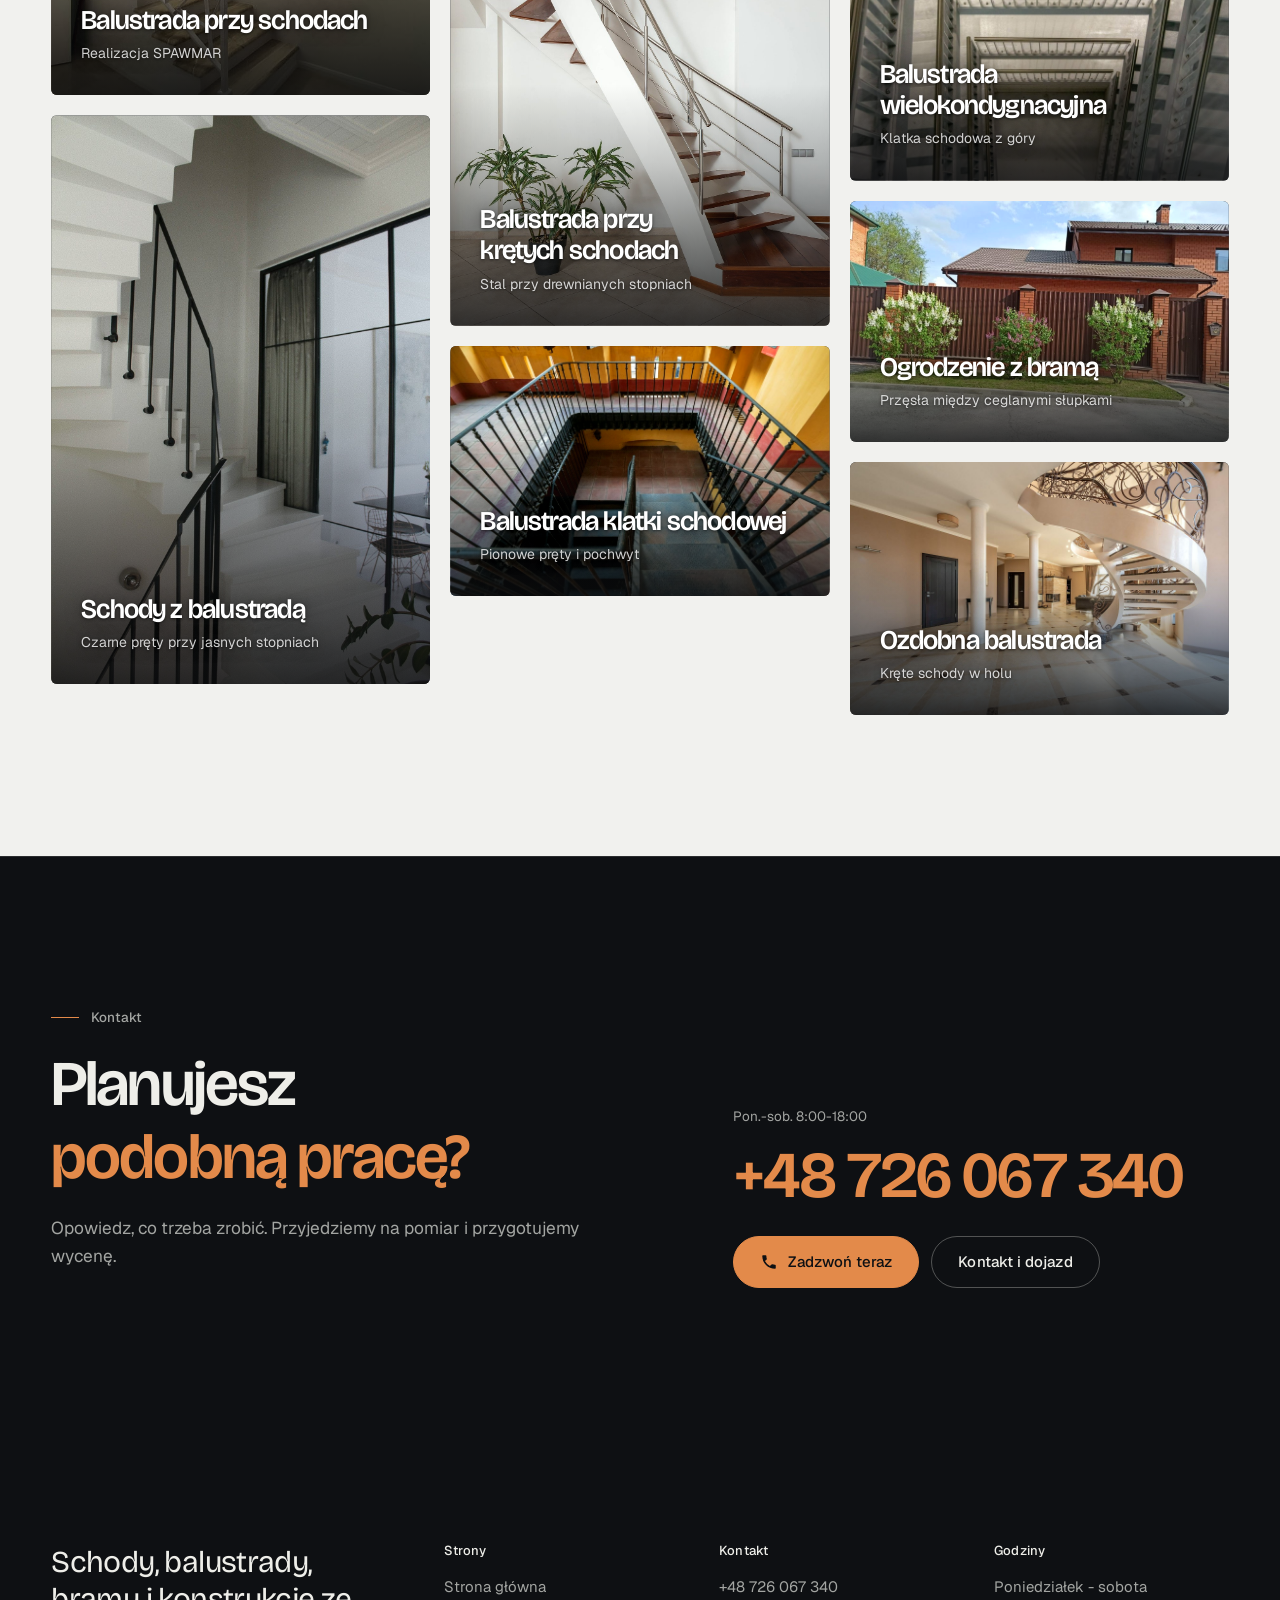
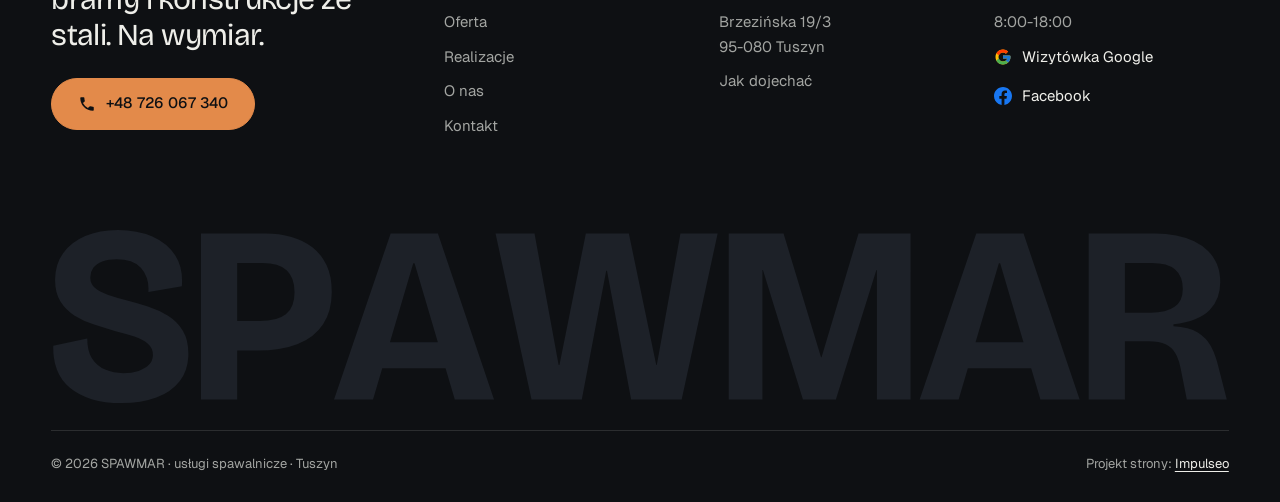
<file: realizacje.html>
<!DOCTYPE html>
<html lang="pl">
<head>
<meta charset="UTF-8">
<meta name="viewport" content="width=device-width, initial-scale=1.0">
<title>Realizacje - schody, balustrady i bramy ze stali | SPAWMAR Tuszyn</title>
<meta name="description" content="Schody stalowe, balustrady, ogrodzenia i bramy. Galeria prac SPAWMAR, usługi spawalnicze z Tuszyna. Tel. +48 726 067 340.">
<link rel="canonical" href="https://impulseo-pl.github.io/spawmar/realizacje.html">
<meta name="robots" content="noindex, nofollow">
<meta name="theme-color" content="#0E1013">
<meta property="og:type" content="website">
<meta property="og:locale" content="pl_PL">
<meta property="og:site_name" content="SPAWMAR">
<meta property="og:title" content="Realizacje - schody, balustrady i bramy ze stali | SPAWMAR Tuszyn">
<meta property="og:description" content="Schody stalowe, balustrady, ogrodzenia i bramy. Galeria prac SPAWMAR, usługi spawalnicze z Tuszyna. Tel. +48 726 067 340.">
<meta property="og:url" content="https://impulseo-pl.github.io/spawmar/realizacje.html">
<meta property="og:image" content="https://impulseo-pl.github.io/spawmar/img/og.jpg">
<meta property="og:image:width" content="1200">
<meta property="og:image:height" content="630">
<meta name="twitter:card" content="summary_large_image">
<script type="application/ld+json">{"@context": "https://schema.org", "@type": "LocalBusiness", "name": "SPAWMAR", "url": "https://impulseo-pl.github.io/spawmar/", "telephone": "+48726067340", "image": "https://impulseo-pl.github.io/spawmar/img/og.jpg", "address": {"@type": "PostalAddress", "streetAddress": "Brzezińska 19/3", "postalCode": "95-080", "addressLocality": "Tuszyn", "addressCountry": "PL"}, "geo": {"@type": "GeoCoordinates", "latitude": 51.604992, "longitude": 19.5469026}, "openingHours": "Mo-Sa 08:00-18:00", "areaServed": ["Tuszyn", "Łódź"], "aggregateRating": {"@type": "AggregateRating", "ratingValue": "4.8", "reviewCount": "21"}, "sameAs": ["https://www.facebook.com/people/Spaw-Mar-Us%C5%82ugi-Spawalnicze/100063232239113/", "https://www.google.com/maps/place/SPAWMAR/@51.604992,19.5469026,17z/data=!4m6!3m5!1s0x471a2f89c10e8bd5:0x4c7c3c91ca6a2bdf!8m2!3d51.604992!4d19.5469026"]}</script>
<script>(function(){var d=document.documentElement;d.classList.add('js');try{if(!window.matchMedia('(prefers-reduced-motion: reduce)').matches)d.classList.add('anim');}catch(e){}setTimeout(function(){if(!d.classList.contains('anim-ok'))d.classList.remove('anim');},3500);})();</script>
<link rel="preload" as="image" href="img/ph1.jpg" fetchpriority="high">
<link rel="preconnect" href="https://fonts.googleapis.com">
<link rel="preconnect" href="https://fonts.gstatic.com" crossorigin>
<link href="https://fonts.googleapis.com/css2?family=Bricolage+Grotesque:opsz,wght@12..96,400..700&family=Geist:wght@400..600&display=swap" rel="stylesheet">
<link rel="stylesheet" href="assets/styles.css?v=20261106a">
<script src="assets/lenis.min.js?v=1.1.20" defer></script>
<script src="assets/main.js?v=20261106a" defer></script>
<meta name="nb-deploy" content="9fb678af984a">
</head>
<body>
<a class="skip" href="#tresc">Przejdź do treści</a>
<header class="site-head">
<div class="head-in">
  <a class="brand" href="index.html" aria-label="SPAWMAR - strona główna">
    <span class="znak"><svg class="wm" viewBox="16 -682 4681 704" role="img" aria-label="SPAWMAR"><path pathLength="1" style="--i:0" d="M297 14Q229 14 177.5 -1.5Q126 -17 91 -46.5Q56 -76 39.5 -118.5Q23 -161 25 -214L160 -243Q160 -193 179 -163Q198 -133 231 -119Q264 -105 303 -105Q338 -105 364.5 -114Q391 -123 406 -139Q421 -155 421 -177Q421 -205 401 -222Q381 -239 347.5 -250.5Q314 -262 273 -272Q230 -284 187.5 -298Q145 -312 110 -333.5Q75 -355 53.5 -389.5Q32 -424 32 -476Q32 -538 64 -582Q96 -626 152 -650Q208 -674 282 -674Q359 -674 418.5 -648Q478 -622 510 -572.5Q542 -523 536 -450L403 -428Q405 -459 397 -483Q389 -507 373 -524Q357 -541 333 -549.5Q309 -558 277 -558Q243 -558 219.5 -549Q196 -540 184 -523.5Q172 -507 172 -485Q172 -460 190 -444Q208 -428 240.5 -417Q273 -406 315 -395Q358 -384 401 -370Q444 -356 481 -333Q518 -310 540 -274Q562 -238 562 -182Q562 -118 528 -74Q494 -30 434.5 -8Q375 14 297 14Z"/><path pathLength="1" style="--i:1" d="M715 -195V-312H847Q915 -312 949.5 -339Q984 -366 984 -427Q984 -486 952.5 -514.5Q921 -543 857 -543H715V-660H867Q923 -660 971.5 -646.5Q1020 -633 1056 -604.5Q1092 -576 1112 -532.5Q1132 -489 1132 -428Q1132 -352 1097.5 -299.5Q1063 -247 997 -221Q931 -195 834 -195ZM612 0V-660H756V0Z"/><path pathLength="1" style="--i:2" d="M1141 0 1366 -660H1554L1777 0H1621L1461 -542H1456L1296 0ZM1262 -124V-228H1674V-124Z"/><path pathLength="1" style="--i:3" d="M1926 0 1783 -660H1938L2034 -137H2037L2142 -660H2313L2422 -137H2424L2518 -660H2666L2523 0H2322L2226 -512H2223L2126 0Z"/><path pathLength="1" style="--i:4" d="M2710 0V-660H2928L3077 -168H3079L3226 -660H3433V0H3299V-515H3297L3136 0H3005L2846 -515H2844V0Z"/><path pathLength="1" style="--i:5" d="M3469 0 3694 -660H3882L4105 0H3949L3789 -542H3784L3624 0ZM3590 -124V-228H4002V-124Z"/><path pathLength="1" style="--i:6" d="M4141 0V-660H4404Q4449 -660 4488.5 -652.5Q4528 -645 4560 -629.5Q4592 -614 4615.5 -591Q4639 -568 4651.5 -536.5Q4664 -505 4664 -465Q4664 -435 4654 -407Q4644 -379 4622 -356.5Q4600 -334 4564 -319.5Q4528 -305 4478 -299V-291Q4540 -288 4574.5 -266.5Q4609 -245 4627 -211.5Q4645 -178 4655 -136L4690 0H4531L4506 -126Q4499 -161 4485.5 -184.5Q4472 -208 4447 -220Q4422 -232 4380 -232H4285V0ZM4285 -345H4388Q4450 -345 4482.5 -368.5Q4515 -392 4515 -440Q4515 -492 4484.5 -517.5Q4454 -543 4392 -543H4285Z"/></svg></span>
    <span class="brand-sub">Usługi spawalnicze<br>Tuszyn · Łódź</span>
  </a>
  <nav class="nav-links" aria-label="Menu główne">
    <a class="nl" href="oferta.html">Oferta</a><a class="nl" href="realizacje.html">Realizacje</a><a class="nl" href="o-nas.html">O&nbsp;nas</a><a class="nl" href="kontakt.html">Kontakt</a>
    <a class="btn btn-copper nav-cta" href="tel:+48726067340"><svg class="ico" width="16" height="16" viewBox="0 0 24 24" fill="none" aria-hidden="true"><path d="M6.6 10.8a15.5 15.5 0 0 0 6.6 6.6l2.2-2.2a1 1 0 0 1 1-.24 11.4 11.4 0 0 0 3.6.58 1 1 0 0 1 1 1V20a1 1 0 0 1-1 1A17 17 0 0 1 3 4a1 1 0 0 1 1-1h3.5a1 1 0 0 1 1 1c0 1.25.2 2.46.58 3.6a1 1 0 0 1-.25 1l-2.23 2.2Z" fill="currentColor"/></svg>+48&nbsp;726&nbsp;067&nbsp;340</a>
  </nav>
  <button class="burger" type="button" aria-label="Otwórz menu" aria-expanded="false" aria-controls="mnav"><span></span><span></span></button>
</div>
</header>
<div class="mnav" id="mnav">
  <div class="mnav-in">
    <a class="ml" href="index.html">Strona główna</a><a class="ml" href="oferta.html">Oferta</a><a class="ml" href="realizacje.html" aria-current="page">Realizacje</a><a class="ml" href="o-nas.html">O&nbsp;nas</a><a class="ml" href="kontakt.html">Kontakt</a>
    <div class="mnav-foot">
      <span>Poniedziałek - sobota, 8:00-18:00</span>
      <a class="btn btn-copper" href="tel:+48726067340"><svg class="ico" width="16" height="16" viewBox="0 0 24 24" fill="none" aria-hidden="true"><path d="M6.6 10.8a15.5 15.5 0 0 0 6.6 6.6l2.2-2.2a1 1 0 0 1 1-.24 11.4 11.4 0 0 0 3.6.58 1 1 0 0 1 1 1V20a1 1 0 0 1-1 1A17 17 0 0 1 3 4a1 1 0 0 1 1-1h3.5a1 1 0 0 1 1 1c0 1.25.2 2.46.58 3.6a1 1 0 0 1-.25 1l-2.23 2.2Z" fill="currentColor"/></svg>+48&nbsp;726&nbsp;067&nbsp;340</a>
    </div>
  </div>
</div>
<main id="tresc">

<section class="pagehead">
  <div class="pagehead-media"><img src="img/ph1.jpg" alt="Spawacz w masce przy szlifowaniu stali, iskry w hali" width="1920" height="1280" decoding="async" fetchpriority="high"></div>
  <div class="ph-in">
    <p class="crumb up" style="--d:0"><a href="index.html">Strona główna</a><span class="sl" aria-hidden="true"></span>Realizacje</p>
    <h1><span class="ln"><span class="ln-i" style="--k:0">Schody, balustrady,</span></span><span class="ln"><span class="ln-i" style="--k:1"><em>bramy z&nbsp;bliska.</em></span></span></h1>
    <p class="ph-lead up" style="--d:300">Tak wyglądają rzeczy, którymi się zajmujemy: schody, balustrady, ogrodzenia i&nbsp;konstrukcje ze stali.</p>
  </div>
</section>

<section class="sec">
  <div class="wrap">
    <div class="sec-head">
      <div>
        <p class="eyebrow rv">Galeria</p>
        <h2 class="h2 rv rv-h"><span class="ln"><span class="ln-i" style="--k:0">Stal</span></span><span class="ln"><span class="ln-i" style="--k:1"><em>w&nbsp;wielu odsłonach.</em></span></span></h2>
      </div>
      <div class="side rv" style="--d:120">
        <p class="lead">Kliknij zdjęcie, żeby je powiększyć. Więcej o&nbsp;firmie znajdziesz na wizytówce SPAWMAR w&nbsp;Google.</p>
        <a class="btn btn-ghost" href="https://www.google.com/maps/place/SPAWMAR/@51.604992,19.5469026,17z/data=!4m6!3m5!1s0x471a2f89c10e8bd5:0x4c7c3c91ca6a2bdf!8m2!3d51.604992!4d19.5469026" target="_blank" rel="noopener">Wizytówka SPAWMAR w&nbsp;Google<svg class="ico arr" width="18" height="18" viewBox="0 0 24 24" fill="none" stroke="currentColor" stroke-width="1.6" stroke-linecap="round" stroke-linejoin="round" aria-hidden="true"><path d="M7 17 17 7M8 7h9v9"/></svg></a>
      </div>
    </div>
    <div class="masonry">
      <a class="tile rv-img rv" style="--d:0" href="img/g4.jpg" data-lb="Kręte schody - Drewniane stopnie, stalowa poręcz">
        <img src="img/g4.jpg" alt="Kręte schody" width="1600" height="1068" decoding="async">
        <span class="tile-cap"><h3>Kręte schody</h3><span>Drewniane stopnie, stalowa poręcz</span></span>
      </a><a class="tile rv-img rv" style="--d:110" href="img/about.jpg" data-lb="Balustrada przy schodach - Realizacja SPAWMAR">
        <img src="img/about.jpg" alt="Balustrada przy schodach" width="720" height="819" decoding="async">
        <span class="tile-cap"><h3>Balustrada przy schodach</h3><span>Realizacja SPAWMAR</span></span>
      </a><a class="tile rv-img rv" style="--d:220" href="img/g15.jpg" data-lb="Schody z balustradą - Czarne pręty przy jasnych stopniach">
        <img src="img/g15.jpg" alt="Schody z balustradą" width="1200" height="1800" decoding="async">
        <span class="tile-cap"><h3>Schody z balustradą</h3><span>Czarne pręty przy jasnych stopniach</span></span>
      </a><a class="tile rv-img rv" style="--d:0" href="img/g3.jpg" data-lb="Schody na stalowej konstrukcji - Ażurowe stopnie i poręcz">
        <img src="img/g3.jpg" alt="Schody na stalowej konstrukcji" width="1600" height="1066" decoding="async">
        <span class="tile-cap"><h3>Schody na stalowej konstrukcji</h3><span>Ażurowe stopnie i&nbsp;poręcz</span></span>
      </a><a class="tile rv-img rv" style="--d:110" href="img/g7.jpg" data-lb="Brama wjazdowa - Dwa skrzydła między słupami">
        <img src="img/g7.jpg" alt="Brama wjazdowa" width="1600" height="1066" decoding="async">
        <span class="tile-cap"><h3>Brama wjazdowa</h3><span>Dwa skrzydła między słupami</span></span>
      </a><a class="tile rv-img rv" style="--d:220" href="img/g14.jpg" data-lb="Balustrada przy krętych schodach - Stal przy drewnianych stopniach">
        <img src="img/g14.jpg" alt="Balustrada przy krętych schodach" width="1200" height="1233" decoding="async">
        <span class="tile-cap"><h3>Balustrada przy krętych schodach</h3><span>Stal przy drewnianych stopniach</span></span>
      </a><a class="tile rv-img rv" style="--d:0" href="img/g12.jpg" data-lb="Balustrada klatki schodowej - Pionowe pręty i pochwyt">
        <img src="img/g12.jpg" alt="Balustrada klatki schodowej" width="1562" height="1030" decoding="async">
        <span class="tile-cap"><h3>Balustrada klatki schodowej</h3><span>Pionowe pręty i&nbsp;pochwyt</span></span>
      </a><a class="tile rv-img rv" style="--d:110" href="img/g1.jpg" data-lb="Schody przyścienne - Stalowe stopnie bez podstopni">
        <img src="img/g1.jpg" alt="Schody przyścienne" width="1562" height="1028" decoding="async">
        <span class="tile-cap"><h3>Schody przyścienne</h3><span>Stalowe stopnie bez podstopni</span></span>
      </a><a class="tile rv-img rv" style="--d:220" href="img/g11.jpg" data-lb="Ogrodzenie posesji - Przęsła z poziomych profili">
        <img src="img/g11.jpg" alt="Ogrodzenie posesji" width="1600" height="1068" decoding="async">
        <span class="tile-cap"><h3>Ogrodzenie posesji</h3><span>Przęsła z poziomych profili</span></span>
      </a><a class="tile rv-img rv" style="--d:0" href="img/g9.jpg" data-lb="Balustrada wielokondygnacyjna - Klatka schodowa z góry">
        <img src="img/g9.jpg" alt="Balustrada wielokondygnacyjna" width="1548" height="1008" loading="lazy" decoding="async">
        <span class="tile-cap"><h3>Balustrada wielokondygnacyjna</h3><span>Klatka schodowa z góry</span></span>
      </a><a class="tile rv-img rv" style="--d:110" href="img/g10.jpg" data-lb="Ogrodzenie z bramą - Przęsła między ceglanymi słupkami">
        <img src="img/g10.jpg" alt="Ogrodzenie z bramą" width="1140" height="726" loading="lazy" decoding="async">
        <span class="tile-cap"><h3>Ogrodzenie z bramą</h3><span>Przęsła między ceglanymi słupkami</span></span>
      </a><a class="tile rv-img rv" style="--d:220" href="img/g6.jpg" data-lb="Ozdobna balustrada - Kręte schody w holu">
        <img src="img/g6.jpg" alt="Ozdobna balustrada" width="1600" height="1068" loading="lazy" decoding="async">
        <span class="tile-cap"><h3>Ozdobna balustrada</h3><span>Kręte schody w holu</span></span>
      </a>
    </div>
  </div>
</section>
<section class="cta-band dark">
  <div class="wrap cta-grid">
    <div>
      <p class="eyebrow rv">Kontakt</p>
      <h2 class="h2 rv rv-h"><span class="ln"><span class="ln-i" style="--k:0">Planujesz</span></span><span class="ln"><span class="ln-i" style="--k:1"><em>podobną pracę?</em></span></span></h2>
      <p class="lead rv" style="--d:120">Opowiedz, co trzeba zrobić. Przyjedziemy na pomiar i&nbsp;przygotujemy wycenę.</p>
    </div>
    <div class="cta-side rv" style="--d:180">
      <span class="lbl">Pon.-sob. 8:00-18:00</span>
      <a class="cta-phone" href="tel:+48726067340">+48&nbsp;726&nbsp;067&nbsp;340</a>
      <div class="cta-row">
        <a class="btn btn-copper" href="tel:+48726067340"><svg class="ico" width="16" height="16" viewBox="0 0 24 24" fill="none" aria-hidden="true"><path d="M6.6 10.8a15.5 15.5 0 0 0 6.6 6.6l2.2-2.2a1 1 0 0 1 1-.24 11.4 11.4 0 0 0 3.6.58 1 1 0 0 1 1 1V20a1 1 0 0 1-1 1A17 17 0 0 1 3 4a1 1 0 0 1 1-1h3.5a1 1 0 0 1 1 1c0 1.25.2 2.46.58 3.6a1 1 0 0 1-.25 1l-2.23 2.2Z" fill="currentColor"/></svg>Zadzwoń teraz</a>
        <a class="btn btn-ghost" href="kontakt.html">Kontakt i&nbsp;dojazd</a>
      </div>
    </div>
  </div>
</section>
</main>
<footer class="site-foot">
  <div class="wrap">
    <div class="foot-top">
      <div>
        <p class="foot-claim">Schody, balustrady, bramy i&nbsp;konstrukcje ze stali. Na wymiar.</p>
        <a class="btn btn-copper" href="tel:+48726067340"><svg class="ico" width="16" height="16" viewBox="0 0 24 24" fill="none" aria-hidden="true"><path d="M6.6 10.8a15.5 15.5 0 0 0 6.6 6.6l2.2-2.2a1 1 0 0 1 1-.24 11.4 11.4 0 0 0 3.6.58 1 1 0 0 1 1 1V20a1 1 0 0 1-1 1A17 17 0 0 1 3 4a1 1 0 0 1 1-1h3.5a1 1 0 0 1 1 1c0 1.25.2 2.46.58 3.6a1 1 0 0 1-.25 1l-2.23 2.2Z" fill="currentColor"/></svg>+48&nbsp;726&nbsp;067&nbsp;340</a>
      </div>
      <div>
        <h4>Strony</h4>
        <ul><li><a href="index.html">Strona główna</a></li><li><a href="oferta.html">Oferta</a></li><li><a href="realizacje.html">Realizacje</a></li><li><a href="o-nas.html">O&nbsp;nas</a></li><li><a href="kontakt.html">Kontakt</a></li></ul>
      </div>
      <div>
        <h4>Kontakt</h4>
        <ul>
          <li><a href="tel:+48726067340">+48&nbsp;726&nbsp;067&nbsp;340</a></li>
          <li>Brzezińska 19/3<br>95-080 Tuszyn</li>
          <li><a href="https://www.google.com/maps/place/SPAWMAR/@51.604992,19.5469026,17z/data=!4m6!3m5!1s0x471a2f89c10e8bd5:0x4c7c3c91ca6a2bdf!8m2!3d51.604992!4d19.5469026" target="_blank" rel="noopener">Jak dojechać</a></li>
        </ul>
      </div>
      <div>
        <h4>Godziny</h4>
        <ul>
          <li>Poniedziałek - sobota</li>
          <li>8:00-18:00</li>
          <li><a class="soc" href="https://www.google.com/maps/place/SPAWMAR/@51.604992,19.5469026,17z/data=!4m6!3m5!1s0x471a2f89c10e8bd5:0x4c7c3c91ca6a2bdf!8m2!3d51.604992!4d19.5469026" target="_blank" rel="noopener" aria-label="Wizytówka SPAWMAR w Google"><svg class="g-logo" viewBox="0 0 48 48" aria-hidden="true"><path fill="#FFC107" d="M43.6 20.5H42V20H24v8h11.3C33.7 32.7 29.2 36 24 36c-6.6 0-12-5.4-12-12s5.4-12 12-12c3.1 0 5.8 1.2 7.9 3.1l5.7-5.7C34 6.1 29.3 4 24 4 12.9 4 4 12.9 4 24s8.9 20 20 20 20-8.9 20-20c0-1.3-.1-2.4-.4-3.5z"/><path fill="#FF3D00" d="m6.3 14.7 6.6 4.8C14.7 15.1 19 12 24 12c3.1 0 5.8 1.2 7.9 3.1l5.7-5.7C34 6.1 29.3 4 24 4 16.3 4 9.7 8.3 6.3 14.7z"/><path fill="#4CAF50" d="M24 44c5.2 0 9.9-2 13.4-5.2l-6.2-5.2A11.9 11.9 0 0 1 24 36c-5.2 0-9.6-3.3-11.3-7.9l-6.5 5C9.5 39.6 16.2 44 24 44z"/><path fill="#1976D2" d="M43.6 20.5H42V20H24v8h11.3a12 12 0 0 1-4.1 5.6l6.2 5.2C37 39.2 44 34 44 24c0-1.3-.1-2.4-.4-3.5z"/></svg>Wizytówka Google</a></li>
          <li><a class="soc" href="https://www.facebook.com/people/Spaw-Mar-Us%C5%82ugi-Spawalnicze/100063232239113/" target="_blank" rel="noopener" aria-label="SPAWMAR na Facebooku"><svg class="g-logo" viewBox="0 0 24 24" aria-hidden="true"><path fill="#1877F2" d="M24 12.07C24 5.4 18.63 0 12 0S0 5.4 0 12.07C0 18.1 4.39 23.1 10.13 24v-8.44H7.08v-3.49h3.05V9.41c0-3.02 1.79-4.69 4.53-4.69 1.31 0 2.68.24 2.68.24v2.97h-1.51c-1.49 0-1.96.93-1.96 1.89v2.25h3.33l-.53 3.49h-2.8V24C19.61 23.1 24 18.1 24 12.07z"/></svg>Facebook</a></li>
        </ul>
      </div>
    </div>
    <div class="foot-mark" aria-hidden="true"><svg class="wm-foot" viewBox="16 -682 4681 704" aria-hidden="true" focusable="false"><path style="--i:0" d="M297 14Q229 14 177.5 -1.5Q126 -17 91 -46.5Q56 -76 39.5 -118.5Q23 -161 25 -214L160 -243Q160 -193 179 -163Q198 -133 231 -119Q264 -105 303 -105Q338 -105 364.5 -114Q391 -123 406 -139Q421 -155 421 -177Q421 -205 401 -222Q381 -239 347.5 -250.5Q314 -262 273 -272Q230 -284 187.5 -298Q145 -312 110 -333.5Q75 -355 53.5 -389.5Q32 -424 32 -476Q32 -538 64 -582Q96 -626 152 -650Q208 -674 282 -674Q359 -674 418.5 -648Q478 -622 510 -572.5Q542 -523 536 -450L403 -428Q405 -459 397 -483Q389 -507 373 -524Q357 -541 333 -549.5Q309 -558 277 -558Q243 -558 219.5 -549Q196 -540 184 -523.5Q172 -507 172 -485Q172 -460 190 -444Q208 -428 240.5 -417Q273 -406 315 -395Q358 -384 401 -370Q444 -356 481 -333Q518 -310 540 -274Q562 -238 562 -182Q562 -118 528 -74Q494 -30 434.5 -8Q375 14 297 14Z"/><path style="--i:1" d="M715 -195V-312H847Q915 -312 949.5 -339Q984 -366 984 -427Q984 -486 952.5 -514.5Q921 -543 857 -543H715V-660H867Q923 -660 971.5 -646.5Q1020 -633 1056 -604.5Q1092 -576 1112 -532.5Q1132 -489 1132 -428Q1132 -352 1097.5 -299.5Q1063 -247 997 -221Q931 -195 834 -195ZM612 0V-660H756V0Z"/><path style="--i:2" d="M1141 0 1366 -660H1554L1777 0H1621L1461 -542H1456L1296 0ZM1262 -124V-228H1674V-124Z"/><path style="--i:3" d="M1926 0 1783 -660H1938L2034 -137H2037L2142 -660H2313L2422 -137H2424L2518 -660H2666L2523 0H2322L2226 -512H2223L2126 0Z"/><path style="--i:4" d="M2710 0V-660H2928L3077 -168H3079L3226 -660H3433V0H3299V-515H3297L3136 0H3005L2846 -515H2844V0Z"/><path style="--i:5" d="M3469 0 3694 -660H3882L4105 0H3949L3789 -542H3784L3624 0ZM3590 -124V-228H4002V-124Z"/><path style="--i:6" d="M4141 0V-660H4404Q4449 -660 4488.5 -652.5Q4528 -645 4560 -629.5Q4592 -614 4615.5 -591Q4639 -568 4651.5 -536.5Q4664 -505 4664 -465Q4664 -435 4654 -407Q4644 -379 4622 -356.5Q4600 -334 4564 -319.5Q4528 -305 4478 -299V-291Q4540 -288 4574.5 -266.5Q4609 -245 4627 -211.5Q4645 -178 4655 -136L4690 0H4531L4506 -126Q4499 -161 4485.5 -184.5Q4472 -208 4447 -220Q4422 -232 4380 -232H4285V0ZM4285 -345H4388Q4450 -345 4482.5 -368.5Q4515 -392 4515 -440Q4515 -492 4484.5 -517.5Q4454 -543 4392 -543H4285Z"/></svg></div>
    <div class="foot-bottom">
      <span>© 2026 SPAWMAR · usługi spawalnicze · Tuszyn</span>
      <span>Projekt strony: <a class="foot-credit" href="https://impulseo.pl" target="_blank" rel="noopener">Impulseo</a></span>
    </div>
  </div>
</footer>
<div class="sticky-call">
  <a class="btn btn-copper" href="tel:+48726067340"><svg class="ico" width="16" height="16" viewBox="0 0 24 24" fill="none" aria-hidden="true"><path d="M6.6 10.8a15.5 15.5 0 0 0 6.6 6.6l2.2-2.2a1 1 0 0 1 1-.24 11.4 11.4 0 0 0 3.6.58 1 1 0 0 1 1 1V20a1 1 0 0 1-1 1A17 17 0 0 1 3 4a1 1 0 0 1 1-1h3.5a1 1 0 0 1 1 1c0 1.25.2 2.46.58 3.6a1 1 0 0 1-.25 1l-2.23 2.2Z" fill="currentColor"/></svg>Zadzwoń</a>
  <a class="btn btn-ghost" href="kontakt.html">Kontakt i&nbsp;dojazd</a>
</div>
<div class="demo-wazne" data-do="2026-11-12" data-cykl="3" hidden><svg class="dw-ico" width="13" height="13" viewBox="0 0 24 24" fill="none" aria-hidden="true"><circle cx="12" cy="12" r="8.6" stroke="currentColor" stroke-width="1.8"/><path d="M12 7.2V12l3.3 2" stroke="currentColor" stroke-width="1.8" stroke-linecap="round"/></svg><span class="dw-txt"></span></div>
</body>
</html>
</file>
<file: assets/styles.css>
/* SPAWMAR - usługi spawalnicze, Tuszyn. Projekt strony: Impulseo, 11.2026.
   Paleta: grafit + miedź (kolor iskry). Krój: Bricolage Grotesque + Geist. */
:root{
  --ink:#0E1013;--ink-2:#15181D;--ink-3:#1D2128;--ink-line:rgba(238,238,233,.13);
  --paper:#F1F1EE;--paper-2:#E7E8E4;--line:rgba(18,20,24,.12);
  --text:#121418;--muted:#555B64;
  --on-dark:#EEEEE9;--on-dark-2:#A3A5A2;
  --accent:#E38A4A;--accent-d:#9C4B19;--accent-soft:rgba(227,138,74,.14);
  --paper-3:#FFFFFF;
  --f-display:"Bricolage Grotesque","Geist",system-ui,sans-serif;
  --f-body:"Geist",system-ui,-apple-system,"Segoe UI",sans-serif;
  --expo:cubic-bezier(.16,1,.3,1);--ease:cubic-bezier(.16,.84,.44,1);--in:cubic-bezier(.7,0,.84,0);
  --wrap:min(1320px, 100% - clamp(40px, 8vw, 128px));
  --nav-h:76px;
  --img-zoom:1.05;--img-dur:1.4s;--img-rest:brightness(1);--img-hot:brightness(1.08);
}
*,*::before,*::after{box-sizing:border-box}
html{-webkit-text-size-adjust:100%;background:var(--ink)}
html.lenis,html.lenis body{height:auto}
.lenis.lenis-smooth [data-lenis-prevent]{overscroll-behavior:contain}
.lenis.lenis-stopped{overflow:clip}
.lenis.lenis-smooth iframe{pointer-events:none}
body{margin:0;font-family:var(--f-body);font-size:17px;line-height:1.65;color:var(--text);background:var(--paper);-webkit-font-smoothing:antialiased;-moz-osx-font-smoothing:grayscale;overflow-x:clip}
img{display:block;max-width:100%;height:auto}
a{color:inherit;text-decoration:none}
p{margin:0 0 1em;max-width:62ch}
ul,ol{margin:0}
h1,h2,h3{font-family:var(--f-display);font-weight:600;letter-spacing:-.03em;margin:0;font-variation-settings:"opsz" 96;text-wrap:balance}
h2 em,h1 em{font-style:normal;color:var(--accent-d)}
.dark h1 em,.dark h2 em,.hero h1 em,.pagehead h1 em,.stopklatka h2 em{color:var(--accent)}
::selection{background:var(--accent);color:var(--ink)}
:focus-visible{outline:2px solid var(--accent);outline-offset:3px}
.skip{position:absolute;left:12px;top:-60px;z-index:300;background:var(--accent);color:var(--ink);padding:10px 16px;border-radius:8px;font-weight:500}
.skip:focus{top:12px}
.wrap{width:var(--wrap);margin-inline:auto}
.sec{padding:clamp(88px, 11vw, 168px) 0}
.dark{background:var(--ink);color:var(--on-dark)}
.dark-2{background:var(--ink-2);color:var(--on-dark)}
.paper-2{background:var(--paper-2)}
.nw{white-space:nowrap}
.ico{width:18px;height:18px;flex:none}

/* ---------- nagłówki sekcji ---------- */
.eyebrow{display:inline-flex;align-items:center;gap:12px;font-size:13.5px;font-weight:500;letter-spacing:.01em;color:var(--muted);margin:0 0 24px}
.eyebrow::before{content:"";width:28px;height:1px;background:var(--accent-d)}
.dark .eyebrow,.dark-2 .eyebrow,.stopklatka .eyebrow{color:var(--on-dark-2)}
.dark .eyebrow::before,.dark-2 .eyebrow::before,.stopklatka .eyebrow::before{background:var(--accent)}
.h2{font-size:clamp(2.3rem, 1.1rem + 3.6vw, 4.4rem);line-height:1.02}
.ln{display:block;overflow:hidden;padding:.12em 0 .14em;margin:-.12em 0 -.14em}
.ln-i{display:block}
.lead{font-size:1.08rem;color:var(--muted);max-width:52ch}
.dark .lead,.dark-2 .lead{color:var(--on-dark-2)}
.sec-head{display:grid;grid-template-columns:minmax(0,1.25fr) minmax(0,.75fr);gap:40px;align-items:end;margin-bottom:clamp(44px, 5vw, 72px)}
.sec-head .lead{margin:0}
.sec-head .side{display:flex;flex-direction:column;gap:24px;align-items:flex-start}

/* ---------- przyciski (klocki: jedna reakcja na kursor dla wszystkich) ---------- */
.btn{position:relative;isolation:isolate;overflow:hidden;display:inline-flex;align-items:center;justify-content:center;gap:10px;min-height:52px;padding:0 26px;border-radius:999px;border:1px solid transparent;font:500 15px/1.1 var(--f-body);letter-spacing:.005em;cursor:pointer;white-space:nowrap;transition:background-color .72s var(--ease),color .72s var(--ease),border-color .72s var(--ease),box-shadow .72s var(--ease)}
.btn::after,.card::after,.faq-item::after,.op-google::after{content:"";position:absolute;inset:0;z-index:-1;pointer-events:none;background:linear-gradient(105deg,transparent 30%,rgba(255,255,255,.26) 50%,transparent 70%);transform:translateX(-120%);transition:transform .72s var(--ease)}
.btn-copper{background:var(--accent);color:var(--ink);border-color:var(--accent)}
.btn-ghost{background:transparent;color:var(--text);border-color:rgba(18,20,24,.22)}
.dark .btn-ghost,.dark-2 .btn-ghost,.hero .btn-ghost,.stopklatka .btn-ghost,.pagehead .btn-ghost,.site-foot .btn-ghost{color:var(--on-dark);border-color:rgba(238,238,233,.3)}
.btn .arr{transition:transform .72s var(--ease)}
@media (hover:hover){
  .btn:hover,.card:hover,.faq-item:hover,.op-google:hover{background-color:var(--accent-d);color:#fff;border-color:var(--accent-d);box-shadow:0 0 0 4px rgba(227,138,74,.2)}
  .btn:hover::after,.card:hover::after,.faq-item:hover::after,.op-google:hover::after{transform:translateX(120%)}
}

/* ---------- pasek nawigacji ---------- */
.site-head{position:fixed;left:0;right:0;top:0;z-index:100;height:var(--nav-h);color:var(--on-dark);transition:transform .6s var(--expo)}
.site-head::before{content:"";position:absolute;inset:0;z-index:-1;background-color:rgba(14,16,19,0);border-bottom:1px solid transparent;transition:background-color .5s var(--ease),border-color .5s var(--ease)}
.site-head.is-scrolled::before{background-color:rgba(14,16,19,.86);border-bottom-color:var(--ink-line);-webkit-backdrop-filter:blur(14px) saturate(140%);backdrop-filter:blur(14px) saturate(140%)}
.site-head.is-hidden{transform:translateY(-100%)}
.head-in{width:var(--wrap);height:100%;margin-inline:auto;display:flex;align-items:center;justify-content:space-between;gap:24px}
.brand{display:flex;align-items:center;gap:14px;flex:none}
.znak{display:block;width:146px;height:22px}
.wm{display:block;width:100%;height:100%;overflow:visible}
.wm path{fill:currentColor}
.brand-sub{font-size:11.5px;line-height:1.35;color:var(--on-dark-2);padding-left:14px;border-left:1px solid var(--ink-line)}
.nav-links{display:flex;align-items:center;gap:clamp(20px, 2.6vw, 38px)}
.nl{position:relative;font-size:14.5px;font-weight:500;padding:8px 0;color:var(--on-dark)}
.nl::after{content:"";position:absolute;left:0;right:0;bottom:2px;height:1px;background:var(--accent);transform:scaleX(0);transform-origin:right;transition:transform .55s var(--ease)}
.nl:hover::after,.nl[aria-current="page"]::after{transform:scaleX(1);transform-origin:left}
.nav-cta{min-height:44px;padding:0 20px;font-size:14px}
.live{width:8px;height:8px;border-radius:50%;background:var(--accent);flex:none;animation:live 2.4s var(--ease) infinite}
.btn-copper .live{background:var(--ink)}
@keyframes live{0%{box-shadow:0 0 0 0 rgba(227,138,74,.55)}70%{box-shadow:0 0 0 10px rgba(227,138,74,0)}100%{box-shadow:0 0 0 0 rgba(227,138,74,0)}}
.burger{display:none;width:48px;height:48px;border-radius:50%;border:1px solid var(--ink-line);background:transparent;color:var(--on-dark);cursor:pointer;position:relative}
.burger span{position:absolute;left:15px;right:15px;height:1.5px;background:currentColor;transition:transform .5s var(--expo),top .5s var(--expo)}
.burger span:nth-child(1){top:19px}
.burger span:nth-child(2){top:27px}
.menu-open .burger span:nth-child(1){top:23px;transform:rotate(45deg)}
.menu-open .burger span:nth-child(2){top:23px;transform:rotate(-45deg)}
.mnav{position:fixed;inset:0;z-index:99;background:var(--ink);color:var(--on-dark);padding:calc(var(--nav-h) + 32px) 0 32px;display:flex;flex-direction:column;visibility:hidden;clip-path:inset(0 0 100% 0);transition:clip-path .7s var(--expo),visibility 0s .7s}
.menu-open .mnav{visibility:visible;clip-path:inset(0 0 0 0);transition:clip-path .7s var(--expo)}
.mnav-in{width:var(--wrap);margin-inline:auto;display:flex;flex-direction:column;height:100%}
.mnav a.ml{display:block;font-family:var(--f-display);font-size:clamp(2.2rem, 1.2rem + 5vw, 3.2rem);font-weight:600;letter-spacing:-.03em;line-height:1.2;padding:6px 0;border-bottom:1px solid var(--ink-line);transform:translateY(24px);opacity:0;transition:transform .7s var(--expo),opacity .7s var(--expo)}
.menu-open .mnav a.ml{transform:none;opacity:1}
.menu-open .mnav a.ml:nth-child(2){transition-delay:.05s}
.menu-open .mnav a.ml:nth-child(3){transition-delay:.1s}
.menu-open .mnav a.ml:nth-child(4){transition-delay:.15s}
.menu-open .mnav a.ml:nth-child(5){transition-delay:.2s}
.mnav a.ml[aria-current="page"]{color:var(--accent)}
.mnav-foot{margin-top:auto;padding-top:28px;display:flex;flex-direction:column;gap:14px;color:var(--on-dark-2);font-size:14px}
.mnav-foot .btn{align-self:flex-start}

/* ---------- ekran wejścia: nazwa SPAWMAR rysowana iskrą ---------- */
.intro{display:none}
.intro-on body{overflow:hidden}
.intro-on .intro{display:block;position:fixed;inset:0;z-index:1;background:var(--ink);transform:translateY(0);transition:transform .74s cubic-bezier(.66,0,.24,1)}
.intro-on .intro::before{content:"";position:absolute;inset:0;background:radial-gradient(60% 50% at 50% 50%,rgba(227,138,74,.08),transparent 70%);opacity:0;transition:opacity .9s var(--ease)}
.intro-on.intro-gra .intro::before{opacity:1}
.intro-on .intro::after{content:"";position:absolute;left:0;right:0;bottom:-1px;height:2px;background:linear-gradient(90deg,transparent,var(--accent) 20%,#F7C59B 50%,var(--accent) 80%,transparent);box-shadow:0 0 22px 2px rgba(227,138,74,.55)}
.intro-on.intro-out .intro{transform:translateY(-101%)}
.intro-line{position:absolute;left:50%;top:50%;width:var(--i-w,320px);height:1px;margin-top:calc(var(--i-h,90px) * .5 + 26px);transform:translateX(-50%);overflow:hidden}
.intro-line i{position:absolute;inset:0;background:linear-gradient(90deg,rgba(227,138,74,0),var(--accent) 30%,#F7C59B 70%,rgba(227,138,74,0));transform:scaleX(0);transform-origin:left}
.intro-on.intro-gra .intro-line i{transform:scaleX(1);transition:transform .62s var(--expo) .42s}
.intro-meta{position:absolute;left:50%;top:50%;margin-top:calc(var(--i-h,90px) * .5 + 44px);transform:translateX(-50%);font-size:12px;letter-spacing:.14em;color:var(--on-dark-2);white-space:nowrap;opacity:0}
.intro-on.intro-gra .intro-meta{opacity:1;transition:opacity .5s var(--ease) .7s}
.intro-on .znak{width:var(--i-baza-w,146px);height:var(--i-baza-h,22px)}
.intro-on .znak .wm{position:fixed;left:50%;top:50%;z-index:3;width:var(--i-w);height:var(--i-h);max-width:none;transform:translate(-50%,-50%) scale(1.04);transition:transform .9s var(--expo)}
.intro-on.intro-gra .znak .wm{transform:translate(-50%,-50%) scale(1)}
.intro-on.intro-out .znak .wm{transform:translate(calc(-50% + var(--i-px)),calc(-50% + var(--i-py))) scale(var(--i-zmniejsz));transition:transform .8s cubic-bezier(.16,.84,.44,1)}
.intro-on .znak .wm path{fill:var(--on-dark);fill-opacity:0;stroke:var(--accent);stroke-width:1.4px;vector-effect:non-scaling-stroke;stroke-dasharray:1;stroke-dashoffset:1;stroke-linejoin:round}
.intro-on.intro-gra .znak .wm path{animation:wm-rysuj .7s cubic-bezier(.65,0,.35,1) forwards,wm-zapal .62s linear forwards;animation-delay:calc(var(--i) * 70ms),calc(.42s + var(--i) * 45ms)}
.intro-on .znak.mierze .wm{position:static;width:100%;height:100%;transform:none;transition:none}
@keyframes wm-rysuj{to{stroke-dashoffset:0}}
@keyframes wm-zapal{0%{fill-opacity:0}18%{fill-opacity:.9}26%{fill-opacity:.15}40%{fill-opacity:1}52%{fill-opacity:.55}64%{fill-opacity:1;stroke-opacity:1}100%{fill-opacity:1;stroke-opacity:0}}

/* ---------- odsłanianie przy przewijaniu ---------- */
.anim .rv{opacity:0;transform:translateY(32px)}
.anim .rv:not(.rv-done){transition:opacity 1s var(--expo),transform 1.1s var(--expo);transition-delay:calc(var(--d, 0) * 1ms)}
.anim .rv.is-in{opacity:1;transform:none}
.anim .rv-h{opacity:1;transform:none}
.anim .rv-h .ln-i{transform:translateY(108%);transition:transform 1.15s var(--expo);transition-delay:calc(var(--k, 0) * 95ms + var(--d, 0) * 1ms)}
.anim .rv-h.is-in .ln-i{transform:none}
.anim .rv-img{opacity:1;transform:none;clip-path:inset(0 0 100% 0)}
.anim .rv-img:not(.rv-done){transition:clip-path 1.3s var(--expo);transition-delay:calc(var(--d, 0) * 1ms)}
.anim .rv-img img{scale:1.14;transition:transform var(--img-dur) var(--ease),filter var(--img-dur) var(--ease),scale 1.7s var(--expo)}
.anim .rv-img.is-in{clip-path:inset(0 0 0 0)}
.anim .rv-img.is-in img{scale:1}

/* ---------- hero ---------- */
.hero{position:relative;display:flex;align-items:flex-end;min-height:100vh;min-height:100svh;color:var(--on-dark);background:var(--ink);overflow:hidden}
.hero-media{position:absolute;inset:0}
.hero-media img{width:100%;height:100%;object-fit:cover;object-position:60% 50%}
.hero-media::after{content:"";position:absolute;inset:0;background:linear-gradient(90deg,rgba(14,16,19,.94) 0%,rgba(14,16,19,.82) 32%,rgba(14,16,19,.34) 64%,rgba(14,16,19,.12) 100%),linear-gradient(0deg,rgba(14,16,19,.9) 0%,rgba(14,16,19,0) 42%),linear-gradient(180deg,rgba(14,16,19,.6) 0%,rgba(14,16,19,0) 24%)}
.hero-in{position:relative;width:var(--wrap);margin-inline:auto;padding:calc(var(--nav-h) + 36px) 0 clamp(24px, 4svh, 44px)}
.hero-tag{display:inline-flex;align-items:center;gap:12px;font-size:13.5px;color:var(--on-dark);padding:8px 16px 8px 14px;border:1px solid var(--ink-line);border-radius:999px;background:rgba(14,16,19,.35);margin-bottom:clamp(20px, 3.4svh, 34px)}
.hero-tag .sep{width:1px;height:12px;background:var(--ink-line)}
.hero-tag .muted{color:var(--on-dark-2)}
.hero h1{font-size:clamp(2.8rem, min(1.1rem + 5.6vw, 10.8svh), 6.7rem);line-height:.95;letter-spacing:-.045em;font-weight:600;max-width:13ch}
.hero-lead{font-size:clamp(1rem, .9rem + .4vw, 1.16rem);color:rgba(238,238,233,.84);max-width:50ch;margin:clamp(18px, 3svh, 30px) 0 clamp(22px, 3.6svh, 36px)}
.hero-ctas{display:flex;flex-wrap:wrap;gap:12px}
.hero-foot{display:flex;align-items:center;justify-content:space-between;gap:24px;margin-top:clamp(24px, 5svh, 56px);padding-top:20px;border-top:1px solid var(--ink-line);font-size:13.5px;color:var(--on-dark-2)}
.hero-foot .rate{display:flex;align-items:center;gap:12px}
.hero-foot .rate b{color:var(--on-dark);font-weight:600}
.g-logo{width:18px;height:18px;flex:none}
.stars{display:inline-flex;gap:2px;color:var(--accent)}
.stars svg{width:14px;height:14px}
.cue{display:flex;align-items:center;gap:14px;color:var(--on-dark-2)}
.cue-line{position:relative;width:1px;height:38px;background:var(--ink-line);overflow:hidden}
.cue-line i{position:absolute;inset:0;background:var(--accent);transform-origin:top;animation:cue 2.2s var(--ease) infinite}
@keyframes cue{0%{transform:scaleY(0);transform-origin:top}45%{transform:scaleY(1);transform-origin:top}55%{transform:scaleY(1);transform-origin:bottom}100%{transform:scaleY(0);transform-origin:bottom}}
.anim .hero .ln-i,.anim .pagehead .ln-i{transform:translateY(108%);transition:transform 1.2s var(--expo);transition-delay:calc(var(--k, 0) * 110ms)}
.anim .hero .up,.anim .pagehead .up{opacity:0;transform:translateY(22px);transition:opacity 1s var(--expo),transform 1.1s var(--expo);transition-delay:calc(var(--d, 0) * 1ms)}
.anim.hero-go .hero .ln-i,.anim.hero-go .pagehead .ln-i{transform:none}
.anim.hero-go .hero .up,.anim.hero-go .pagehead .up{opacity:1;transform:none}

/* ---------- pasek haseł ---------- */
.strip{background:var(--ink-2);color:var(--on-dark);border-top:1px solid var(--ink-line)}
.strip-in{width:min(96%, 1440px);margin-inline:auto;display:grid;grid-template-columns:repeat(5, minmax(0, 1fr))}
.strip-it{position:relative;text-align:center;padding:30px 14px}
.strip-it+.strip-it::before{content:"";position:absolute;left:0;top:30%;bottom:30%;width:1px;background:var(--accent);opacity:.75}
.strip .k{font-family:var(--f-display);font-size:1.2rem;font-weight:600;letter-spacing:-.015em;line-height:1.25}
.strip .v{font-size:13px;color:var(--on-dark-2);margin-top:4px}

/* ---------- kafle ze zdjęciem ---------- */
.tile{position:relative;display:block;overflow:hidden;border-radius:6px;background:var(--ink-3);color:#fff}
.tile img{width:100%;height:100%;object-fit:cover;filter:var(--img-rest);transition:transform var(--img-dur) var(--ease),filter var(--img-dur) var(--ease),scale 1.7s var(--expo)}
.tile::after{content:"";position:absolute;inset:0;background:linear-gradient(0deg,rgba(10,11,13,.82) 0%,rgba(10,11,13,.2) 42%,rgba(10,11,13,0) 62%);pointer-events:none}
.tile-cap{position:absolute;left:0;right:0;bottom:0;z-index:2;padding:clamp(20px, 2.4vw, 30px)}
.tile-cap h3{font-size:clamp(1.3rem, 1rem + .9vw, 1.7rem);color:#fff;line-height:1.15}
.tile-cap span{display:block;margin-top:6px;font-size:14px;color:rgba(255,255,255,.8)}
.tile .go{position:absolute;top:18px;right:18px;z-index:2;width:44px;height:44px;border-radius:50%;border:1px solid rgba(255,255,255,.4);display:grid;place-items:center;color:#fff;background:rgba(14,16,19,.25);transition:background-color .72s var(--ease),border-color .72s var(--ease),color .72s var(--ease)}
@media (hover:hover){
  .tile:hover img{transform:scale(var(--img-zoom));filter:var(--img-hot)}
  .tile:hover .go{background:var(--accent);border-color:var(--accent);color:var(--ink)}
}
.tiles-3{display:grid;grid-template-columns:repeat(3, minmax(0, 1fr));gap:20px;align-items:start}
.tiles-3 .tile{aspect-ratio:3/4}
.tiles-3 .tile:nth-child(2){margin-top:72px}

/* ---------- o mnie (strona główna) ---------- */
.about{display:grid;grid-template-columns:minmax(0, 1fr) minmax(0, 1fr);gap:clamp(40px, 7vw, 120px);align-items:center}
.fig{position:relative;margin:0;overflow:hidden;border-radius:6px;background:var(--ink-3)}
.fig img{width:100%;height:100%;object-fit:cover}
.about .fig{aspect-ratio:4/5}
.about .fig img{object-position:35% 40%}
.fig-tag{position:absolute;left:16px;bottom:16px;z-index:2;background:rgba(14,16,19,.74);color:#fff;font-size:12.5px;padding:8px 14px;border-radius:999px}
.stats{display:grid;grid-template-columns:repeat(3, minmax(0, 1fr));gap:24px;margin:36px 0 40px;padding-top:30px;border-top:1px solid var(--line)}
.stat b{display:block;font-family:var(--f-display);font-size:clamp(2.4rem, 1.6rem + 2.2vw, 3.6rem);font-weight:600;letter-spacing:-.045em;line-height:1;font-variant-numeric:tabular-nums}
.stat b small{font-size:.5em;letter-spacing:-.02em;margin-left:4px;color:var(--accent-d)}
.stat > span{display:block;margin-top:10px;font-size:13.5px;line-height:1.45;color:var(--muted)}

/* ---------- proces: przewód, który się zapala ---------- */
.proces{background:var(--ink);color:var(--on-dark)}
.proc-grid{display:grid;grid-template-columns:minmax(0, .9fr) minmax(0, 1.1fr);gap:clamp(40px, 7vw, 120px)}
.proc-side{position:sticky;top:calc(var(--nav-h) + 56px);align-self:start}
.proc-count{display:flex;align-items:baseline;gap:12px;margin-top:clamp(36px, 5vw, 64px);font-family:var(--f-display)}
.proc-count b{font-size:clamp(4rem, 2.6rem + 4vw, 6.6rem);font-weight:500;line-height:.9;letter-spacing:-.06em;color:var(--accent);font-variant-numeric:tabular-nums}
.proc-count span{font-size:1.1rem;color:var(--on-dark-2)}
.proc-now{margin-top:16px;padding-top:16px;border-top:1px solid var(--ink-line);max-width:260px;font-size:15px;color:var(--on-dark)}
.proc-steps{position:relative;padding-left:64px}
.proc-ol{list-style:none;padding:0;margin:0}
.wire{position:absolute;left:11px;top:16px;bottom:56px;width:2px;background:var(--ink-line);border-radius:2px}
.wire i{position:absolute;inset:0;border-radius:2px;background:linear-gradient(180deg,var(--accent),#F5BE93);transform-origin:top;transform:scaleY(var(--p, 0));box-shadow:0 0 16px rgba(227,138,74,.55)}
.step{position:relative;padding:6px 0 clamp(56px, 7vw, 96px)}
.step:last-child{padding-bottom:12px}
.step::before{content:"";position:absolute;left:-60px;top:12px;width:18px;height:18px;border-radius:50%;background:var(--ink);border:2px solid rgba(238,238,233,.22);transition:background-color .6s var(--ease),border-color .6s var(--ease),box-shadow .6s var(--ease)}
.step.is-live::before{background:var(--accent);border-color:var(--accent);box-shadow:0 0 0 7px rgba(227,138,74,.16)}
.step .no{font-size:13px;color:var(--on-dark-2);font-variant-numeric:tabular-nums}
.step h3{font-size:clamp(1.7rem, 1.2rem + 1.4vw, 2.4rem);margin:8px 0 14px;color:rgba(238,238,233,.55);transition:color .6s var(--ease)}
.step.is-live h3{color:var(--on-dark)}
.step p{color:var(--on-dark-2);margin:0}

/* ---------- galeria na stronie głównej ---------- */
.gal-3{display:grid;grid-template-columns:minmax(0, 1.3fr) minmax(0, 1fr);gap:20px}
.gal-3 .tile:nth-child(1),.gal-3 .tile:nth-child(3){aspect-ratio:16/10}
.gal-3 .tile:nth-child(2){grid-column:2;grid-row:1 / span 2}

/* ---------- lista usług ---------- */
.svc-list{display:grid;gap:12px}
.card{position:relative;isolation:isolate;overflow:hidden;display:grid;grid-template-columns:56px minmax(0, 1fr) minmax(0, 1.25fr) 44px;gap:28px;align-items:center;padding:26px 28px;border:1px solid var(--ink-line);border-radius:14px;color:var(--on-dark);background-color:rgba(255,255,255,0);transition:background-color .72s var(--ease),color .72s var(--ease),border-color .72s var(--ease),box-shadow .72s var(--ease)}
.card .ic{width:56px;height:56px;border-radius:50%;border:1px solid var(--ink-line);display:grid;place-items:center;color:var(--accent);transition:color .72s var(--ease),border-color .72s var(--ease)}
.card .ic svg{width:24px;height:24px}
.card h3{font-size:clamp(1.25rem, 1rem + .7vw, 1.55rem);line-height:1.2}
.card p{margin:0;color:var(--on-dark-2);font-size:15.5px;line-height:1.55;transition:color .72s var(--ease)}
.card .go{width:44px;height:44px;border-radius:50%;display:grid;place-items:center;border:1px solid var(--ink-line);transition:border-color .72s var(--ease)}
@media (hover:hover){
  .card:hover .ic{color:#fff;border-color:rgba(255,255,255,.4)}
  .card:hover p{color:rgba(255,255,255,.88)}
  .card:hover .go{border-color:rgba(255,255,255,.4)}
}

/* ---------- opinie ---------- */
.op-meta{display:flex;align-items:center;gap:18px}
.op-meta .big{font-family:var(--f-display);font-size:clamp(3.4rem, 2.4rem + 2.6vw, 4.6rem);font-weight:600;letter-spacing:-.05em;line-height:1}
.op-meta .stars svg{width:18px;height:18px}
.op-meta small{display:block;font-size:13.5px;color:var(--muted);margin-top:6px}
.op-google{position:relative;isolation:isolate;overflow:hidden;display:inline-flex;align-items:center;gap:10px;min-height:52px;padding:0 24px;border-radius:999px;border:1px solid rgba(18,20,24,.22);background-color:var(--paper-3);color:var(--text);font-size:15px;font-weight:500;transition:background-color .72s var(--ease),color .72s var(--ease),border-color .72s var(--ease),box-shadow .72s var(--ease)}
.opinie-grid{display:grid;grid-template-columns:minmax(0, 1.25fr) minmax(0, 1fr);gap:20px}
.op-card{margin:0;display:flex;flex-direction:column;justify-content:space-between;gap:28px;padding:clamp(28px, 3vw, 44px);background:var(--paper-3);border:1px solid var(--line);border-radius:14px}
.op-card blockquote{margin:0}
.op-card blockquote p{margin:0;max-width:none}
.op-card.feat{grid-row:span 2;background:var(--ink);border-color:var(--ink);color:var(--on-dark)}
.op-card.feat blockquote p{font-family:var(--f-display);font-size:clamp(1.5rem, 1.1rem + 1.2vw, 2.2rem);line-height:1.22;letter-spacing:-.02em;font-weight:500}
.op-card .q{font-family:var(--f-display);font-size:3.4rem;line-height:.6;color:var(--accent);height:24px}
.op-card figcaption{display:flex;align-items:center;gap:12px;font-size:14px;color:var(--muted)}
.op-card.feat figcaption{color:var(--on-dark-2)}
.op-card figcaption b{display:block;color:var(--text);font-weight:600;font-size:15px}
.op-card.feat figcaption b{color:var(--on-dark)}
.av{width:42px;height:42px;border-radius:50%;display:grid;place-items:center;background:var(--accent-soft);color:var(--accent-d);font-weight:600;flex:none}
.op-card.feat .av{color:var(--accent)}
.badges{display:flex;align-items:center;gap:clamp(20px, 3vw, 44px);margin-top:20px;padding:24px clamp(24px, 3vw, 40px);background:var(--ink);color:var(--on-dark);border-radius:14px}
.odz-list{list-style:none;padding:0;display:flex;align-items:center;gap:24px;flex:none}
.odz img{height:84px;width:auto}
.badges p{margin:0;color:var(--on-dark-2);font-size:15px}
.badges p b{display:block;color:var(--on-dark);font-family:var(--f-display);font-size:1.3rem;font-weight:600;letter-spacing:-.02em;margin-bottom:4px}

/* ---------- obszar działania ---------- */
.area{display:grid;grid-template-columns:minmax(0, 1fr) minmax(0, 1.15fr);gap:clamp(40px, 6vw, 100px);align-items:center}
.cities{list-style:none;padding:0;margin:32px 0 0;display:flex;flex-wrap:wrap;gap:10px}
.cities li{display:flex;align-items:center;gap:10px;padding:10px 18px;border:1px solid var(--line);border-radius:999px;font-size:15px;background:var(--paper-3)}
.cities li::before{content:"";width:7px;height:7px;border-radius:50%;background:var(--accent-d)}
.cities li.base{background:var(--ink);border-color:var(--ink);color:var(--on-dark)}
.cities li.base::before{background:var(--accent)}
.cities li.more{background:transparent;border-style:dashed;color:var(--muted)}
.map{position:relative;overflow:hidden;border-radius:14px;border:1px solid var(--line);background:var(--paper-2);aspect-ratio:4/3}
.map iframe{position:absolute;inset:0;width:100%;height:100%;border:0;filter:grayscale(1) contrast(1.06)}

/* ---------- pytania ---------- */
.faq-wrap{display:grid;grid-template-columns:minmax(0, .8fr) minmax(0, 1.2fr);gap:clamp(40px, 6vw, 100px);align-items:start}
.faq-side{position:sticky;top:calc(var(--nav-h) + 40px)}
.faq-item{position:relative;isolation:isolate;overflow:hidden;border:1px solid var(--line);border-radius:14px;background-color:var(--paper-3);color:var(--text);margin-bottom:12px;transition:background-color .72s var(--ease),color .72s var(--ease),border-color .72s var(--ease),box-shadow .72s var(--ease)}
.faq-item summary{list-style:none;cursor:pointer;position:relative;padding:24px 72px 24px 28px;font-family:var(--f-display);font-size:clamp(1.08rem, 1rem + .3vw, 1.24rem);font-weight:600;letter-spacing:-.015em;line-height:1.35}
.faq-item summary::-webkit-details-marker{display:none}
.faq-item summary::after{content:"";position:absolute;right:24px;top:50%;width:32px;height:32px;margin-top:-16px;border-radius:50%;border:1px solid currentColor;opacity:.4}
.faq-item summary i{position:absolute;right:35px;top:50%;width:10px;height:1.5px;background:currentColor;transition:transform .5s var(--expo)}
.faq-item summary i:last-child{transform:rotate(90deg)}
.faq-item[open] summary i:last-child{transform:rotate(0)}
.faq-a{padding:0 28px 26px;color:var(--muted);transition:color .72s var(--ease)}
.faq-a p{margin:0}
@media (hover:hover){.faq-item:hover .faq-a{color:rgba(255,255,255,.88)}}

/* ---------- stopklatka: okno na nieruchome zdjęcie ---------- */
.stopklatka{position:relative;clip-path:inset(0 0 0 0);min-height:620px;display:flex;align-items:center;color:var(--on-dark);background:var(--ink)}
.stk-bg{position:fixed;inset:0;z-index:0;background-size:cover;background-position:center 60%}
.stk-bg::after{content:"";position:absolute;inset:0;background:linear-gradient(90deg,rgba(14,16,19,.92) 0%,rgba(14,16,19,.74) 45%,rgba(14,16,19,.42) 100%)}
.stk-in{position:relative;z-index:1;width:var(--wrap);margin-inline:auto;padding:clamp(110px, 12vw, 180px) 0}
.stk-in .lead{color:rgba(238,238,233,.82)}
.cta-phone{position:relative;display:inline-block;margin:clamp(24px, 3vw, 36px) 0;font-family:var(--f-display);font-size:clamp(2.5rem, 1rem + 5.4vw, 6.4rem);font-weight:600;letter-spacing:-.045em;line-height:1;color:var(--accent);font-variant-numeric:tabular-nums}
.cta-phone::after{content:"";position:absolute;left:0;right:0;bottom:-8px;height:2px;background:var(--accent);transform:scaleX(0);transform-origin:right;transition:transform .7s var(--ease)}
.cta-phone:hover::after{transform:scaleX(1);transform-origin:left}
.cta-row{display:flex;flex-wrap:wrap;gap:12px}

/* ---------- pas kontaktu na końcu podstron ---------- */
.cta-band{padding:clamp(96px, 11vw, 168px) 0;border-top:1px solid var(--ink-line)}
.cta-grid{display:grid;grid-template-columns:minmax(0, 1.1fr) minmax(0, .9fr);gap:clamp(40px, 6vw, 96px);align-items:end}
.cta-band .lead{margin-top:24px}
.cta-side .lbl,.k-card .lbl{display:flex;align-items:center;gap:10px;font-size:13.5px;color:var(--on-dark-2)}
.cta-side .cta-phone{font-size:clamp(2.4rem, 1.2rem + 3.6vw, 4.6rem);margin:16px 0 28px}

/* ---------- stopka ---------- */
.site-foot{position:relative;overflow:hidden;background:var(--ink);color:var(--on-dark-2);padding:clamp(80px, 9vw, 120px) 0 28px;font-size:15px}
.foot-top{display:grid;grid-template-columns:minmax(0, 1.5fr) repeat(3, minmax(0, 1fr));gap:40px}
.foot-top h4{margin:0 0 18px;font:500 13px/1 var(--f-body);letter-spacing:.02em;color:var(--on-dark)}
.foot-top ul{list-style:none;padding:0;display:grid;gap:10px}
.foot-top a:not(.btn){transition:color .4s var(--ease)}
.foot-top a:not(.btn):hover{color:var(--accent)}
.foot-claim{font-family:var(--f-display);font-size:clamp(1.5rem, 1.1rem + 1vw, 2rem);line-height:1.2;letter-spacing:-.02em;color:var(--on-dark);max-width:18ch;margin:0 0 24px}
.soc{display:inline-flex;align-items:center;gap:10px;color:var(--on-dark)}
.soc svg{width:18px;height:18px}
.foot-mark{margin-top:clamp(56px, 7vw, 96px);color:var(--ink-3)}
.foot-mark svg{display:block;width:100%;height:auto}
.foot-mark path{fill:currentColor}
.foot-bottom{display:flex;justify-content:space-between;flex-wrap:wrap;gap:12px 24px;margin-top:24px;padding-top:22px;border-top:1px solid var(--ink-line);font-size:13px}
.foot-credit{color:var(--on-dark);text-decoration:underline;text-underline-offset:3px}

/* ---------- przyklejony pasek kontaktu (telefon) ---------- */
.sticky-call{display:none}

/* ---------- nagłówek podstrony ---------- */
.pagehead{position:relative;display:flex;align-items:flex-end;min-height:66vh;min-height:66svh;color:var(--on-dark);background:var(--ink);overflow:hidden}
.pagehead-media{position:absolute;inset:0}
.pagehead-media img{width:100%;height:100%;object-fit:cover}
.pagehead-media::after{content:"";position:absolute;inset:0;background:linear-gradient(90deg,rgba(14,16,19,.92) 0%,rgba(14,16,19,.7) 45%,rgba(14,16,19,.3) 100%),linear-gradient(0deg,rgba(14,16,19,.85) 0%,rgba(14,16,19,0) 50%),linear-gradient(180deg,rgba(14,16,19,.6) 0%,rgba(14,16,19,0) 26%)}
.ph-in{position:relative;width:var(--wrap);margin-inline:auto;padding:calc(var(--nav-h) + 56px) 0 clamp(36px, 5vw, 60px)}
.crumb{display:flex;align-items:center;gap:10px;font-size:13.5px;color:var(--on-dark-2);margin-bottom:22px}
.crumb a{display:inline-block;padding:8px 0}
.crumb a:hover{color:var(--accent)}
.crumb .sl{width:16px;height:1px;background:var(--accent)}
.pagehead h1{font-size:clamp(2.6rem, 1rem + 5vw, 5.8rem);line-height:.98;letter-spacing:-.045em;max-width:15ch}
.ph-lead{max-width:52ch;margin:22px 0 0;font-size:1.08rem;color:rgba(238,238,233,.84)}
.chips{display:flex;flex-wrap:wrap;gap:8px;margin-top:30px}
.chip{font-size:13.5px;padding:9px 16px;border:1px solid rgba(238,238,233,.24);border-radius:999px;color:var(--on-dark);transition:border-color .5s var(--ease),color .5s var(--ease),background-color .5s var(--ease)}
.chip:hover{border-color:var(--accent);color:var(--accent);background-color:rgba(14,16,19,.4)}

/* ---------- oferta: usługi naprzemiennie ---------- */
.svc-block{padding:clamp(72px, 9vw, 136px) 0;scroll-margin-top:calc(var(--nav-h) - 1px)}
.svc-block+.svc-block{border-top:1px solid var(--line)}
.svc-row{display:grid;grid-template-columns:minmax(0, 1fr) minmax(0, 1fr);gap:clamp(40px, 7vw, 120px);align-items:center}
.svc-block.flip .svc-fig{order:2}
.svc-fig{aspect-ratio:4/3}
.svc-fig.pion{aspect-ratio:4/5}
.svc-txt h2{font-size:clamp(2rem, 1.2rem + 2.4vw, 3.4rem);line-height:1.04;margin-bottom:22px}
.svc-txt p{color:var(--muted)}
.ticks{list-style:none;padding:0;margin:26px 0 34px;display:grid;gap:12px}
.ticks li{display:flex;align-items:center;gap:14px;font-weight:500}
.ticks li::before{content:"";flex:none;width:22px;height:22px;border-radius:50%;background:var(--accent-soft);box-shadow:inset 0 0 0 1px rgba(156,75,25,.35)}
.ticks li{position:relative}
.ticks li::after{content:"";position:absolute;left:8px;top:50%;width:5px;height:9px;margin-top:-6px;border-right:1.6px solid var(--accent-d);border-bottom:1.6px solid var(--accent-d);transform:rotate(45deg)}
.extra-grid{display:grid;grid-template-columns:repeat(4, minmax(0, 1fr));gap:1px;background:var(--ink-line);border:1px solid var(--ink-line);border-radius:14px;overflow:hidden}
.extra{background:var(--ink-2);padding:32px 28px}
.extra .ic{color:var(--accent);margin-bottom:22px}
.extra .ic svg{width:28px;height:28px}
.extra h3{font-size:1.3rem;margin-bottom:8px}
.extra p{margin:0;color:var(--on-dark-2);font-size:15px}

/* ---------- realizacje: murowana galeria + podgląd ---------- */
.masonry{columns:3 300px;column-gap:20px}
.masonry .tile{break-inside:avoid;margin-bottom:20px;cursor:zoom-in}
.masonry .tile img{height:auto}
.lb{position:fixed;inset:0;z-index:300;display:grid;place-items:center;padding:64px 24px;background:rgba(10,11,13,.94);opacity:0;visibility:hidden;transition:opacity .5s var(--expo),visibility 0s .5s}
.lb.is-open{opacity:1;visibility:visible;transition:opacity .5s var(--expo)}
.lb figure{margin:0;display:flex;flex-direction:column;align-items:center;transform:scale(.96);transition:transform .7s var(--expo)}
.lb.is-open figure{transform:none}
.lb img{max-height:78vh;max-height:78svh;width:auto;max-width:min(92vw, 1400px);border-radius:4px}
.lb figcaption{margin-top:16px;color:var(--on-dark-2);font-size:14px;text-align:center}
.lb-btn{position:absolute;width:52px;height:52px;border-radius:50%;border:1px solid rgba(238,238,233,.3);background:rgba(14,16,19,.6);color:var(--on-dark);display:grid;place-items:center;cursor:pointer;transition:border-color .4s var(--ease),color .4s var(--ease)}
.lb-btn:hover{border-color:var(--accent);color:var(--accent)}
.lb-x{top:18px;right:18px}
.lb-prev{left:18px;top:50%;margin-top:-26px}
.lb-next{right:18px;top:50%;margin-top:-26px}

/* ---------- o nas ---------- */
.story{display:grid;grid-template-columns:minmax(0, .95fr) minmax(0, 1.05fr);gap:clamp(40px, 7vw, 120px);align-items:start}
.story .fig{aspect-ratio:3/2;position:sticky;top:calc(var(--nav-h) + 40px)}
.story-txt p{color:var(--muted)}
.story-txt p:first-of-type{font-size:1.2rem;color:var(--text)}
.numbers{display:grid;grid-template-columns:repeat(4, minmax(0, 1fr));gap:1px;background:var(--ink-line);border:1px solid var(--ink-line);border-radius:14px;overflow:hidden}
.numbers .stat{background:var(--ink);padding:32px 28px}
.numbers .stat > span{color:var(--on-dark-2)}
.vals{display:grid;grid-template-columns:repeat(3, minmax(0, 1fr));gap:clamp(24px, 3vw, 48px);margin-top:clamp(56px, 7vw, 96px)}
.val{padding-top:24px;border-top:1px solid var(--ink-line)}
.val h3{font-size:1.45rem;margin-bottom:10px}
.val p{margin:0;color:var(--on-dark-2)}

/* ---------- kontakt ---------- */
.k-grid{display:grid;grid-template-columns:minmax(0, 1.1fr) minmax(0, .9fr);gap:20px}
.k-card{border-radius:14px;padding:clamp(28px, 3.6vw, 52px);background:var(--paper-3);border:1px solid var(--line)}
.k-card.dark{background:var(--ink);border-color:var(--ink)}
.k-card .lbl{display:flex;align-items:center;gap:10px;font-size:13.5px;color:var(--on-dark-2);margin-bottom:18px}
.k-phone{display:inline-block;font-family:var(--f-display);font-size:clamp(2.2rem, 1.2rem + 3vw, 3.8rem);font-weight:600;letter-spacing:-.045em;line-height:1;color:var(--accent);margin-bottom:24px;font-variant-numeric:tabular-nums}
.k-card.dark p{color:var(--on-dark-2)}
.k-list{list-style:none;padding:0;display:grid;gap:22px}
.k-list li{display:grid;grid-template-columns:24px 1fr;gap:14px}
.k-list svg{width:22px;height:22px;color:var(--accent-d);margin-top:2px}
.k-list b{display:block;font-weight:600}
.k-list span,.k-list a{color:var(--muted)}
.k-list a.u{color:var(--accent-d);text-decoration:underline;text-underline-offset:3px}
.hours{list-style:none;padding:0;margin-top:8px}
.hours li{display:flex;justify-content:space-between;gap:20px;padding:11px 0;border-bottom:1px solid var(--line);font-size:15px}
.hours li span:last-child{color:var(--muted)}
.map-lg{aspect-ratio:21/9;margin-top:20px}

/* ---------- przejście między podstronami ---------- */
@view-transition{navigation:auto}
::view-transition-old(root){animation:vt-wyjdz .42s cubic-bezier(.7,0,.84,0) both}
::view-transition-new(root){animation:vt-wejdz .8s cubic-bezier(.16,1,.3,1) both}
@keyframes vt-wyjdz{to{opacity:0;transform:translateY(-16px)}}
@keyframes vt-wejdz{from{opacity:0;transform:translateY(26px)}}
html:not(.intro-on) .site-head{view-transition-name:naglowek}
::view-transition-group(naglowek){animation-duration:0s}
.pt-leave main,.pt-leave .site-foot{opacity:0;transform:translateY(-14px);transition:opacity .32s var(--in),transform .32s var(--in)}

/* ---------- responsywność ---------- */
@media (max-width:1100px){
  .card{grid-template-columns:56px minmax(0, 1fr) 44px}
  .card p{grid-column:2 / 3}
  .card .go{grid-row:1;grid-column:3}
  .foot-top{grid-template-columns:repeat(2, minmax(0, 1fr))}
  .extra-grid{grid-template-columns:repeat(2, minmax(0, 1fr))}
  .numbers{grid-template-columns:repeat(2, minmax(0, 1fr))}
}
@media (max-width:960px){
  :root{--nav-h:68px}
  .nav-links,.brand-sub{display:none}
  .burger{display:block}
  .sec-head,.about,.proc-grid,.area,.faq-wrap,.story,.svc-row,.k-grid,.cta-grid{grid-template-columns:minmax(0, 1fr)}
  .proc-side,.faq-side,.story .fig{position:static}
  .svc-block.flip .svc-fig{order:0}
  .opinie-grid{grid-template-columns:minmax(0, 1fr)}
  .op-card.feat{grid-row:auto}
  .tiles-3{grid-template-columns:repeat(3, minmax(0, 1fr));gap:12px}
  .tiles-3 .tile:nth-child(2){margin-top:40px}
  .vals{grid-template-columns:minmax(0, 1fr)}
  .map-lg{aspect-ratio:4/3}
}
@media (max-width:760px){
  body{font-size:16px}
  .strip-in{display:flex;overflow-x:auto;scroll-snap-type:x mandatory;-webkit-overflow-scrolling:touch;scrollbar-width:none;width:100%}
  .strip-in::-webkit-scrollbar{display:none}
  .strip-it{flex:0 0 auto;min-width:46%;scroll-snap-align:start;padding:24px 18px}
  .tiles-3{display:flex;overflow-x:auto;scroll-snap-type:x mandatory;gap:12px;margin-right:calc((100vw - 100%) / -2);padding-right:20px;scrollbar-width:none}
  .tiles-3::-webkit-scrollbar{display:none}
  .tiles-3 .tile{flex:0 0 78%;scroll-snap-align:start}
  .tiles-3 .tile:nth-child(2){margin-top:0}
  .gal-3{grid-template-columns:minmax(0, 1fr)}
  .gal-3 .tile:nth-child(2){grid-column:auto;grid-row:auto;aspect-ratio:4/5}
  .stats{grid-template-columns:repeat(3, minmax(0, 1fr));gap:14px}
  .card{grid-template-columns:48px minmax(0, 1fr);gap:16px 18px;padding:22px 20px}
  .card .ic{width:48px;height:48px}
  .card p{grid-column:1 / -1}
  .card .go{display:none}
  .hero-foot{flex-wrap:wrap}
  .hero-foot .cue{display:none}
  .badges{flex-direction:column;align-items:flex-start}
  .odz img{height:70px}
  .foot-top{grid-template-columns:minmax(0, 1fr)}
  .extra-grid,.numbers{grid-template-columns:minmax(0, 1fr)}
  .hero-tag .muted,.hero-tag .sep{display:none}
  .chips{display:none}
  .pagehead{min-height:auto}
  .sticky-call{position:fixed;left:12px;right:12px;bottom:12px;z-index:90;display:grid;grid-template-columns:minmax(0, 1fr) minmax(0, 1fr);gap:8px;padding:8px;border-radius:999px;background:rgba(14,16,19,.94);border:1px solid var(--ink-line);transform:translateY(150%);transition:transform .6s var(--expo)}
  .sticky-call.is-on{transform:none}
  .sticky-call .btn{min-height:48px;padding:0 14px;font-size:14px}
  .site-foot{padding-bottom:96px}
  .lb-prev,.lb-next{top:auto;bottom:18px;margin-top:0}
}
@media (max-width:420px){
  .stats{grid-template-columns:minmax(0, 1fr)}
}
@media (prefers-reduced-motion:reduce){
  @view-transition{navigation:none}
  *,*::before,*::after{animation-duration:.01ms !important;animation-iteration-count:1 !important;transition-duration:.01ms !important}
}

/* --- licznik ważności DEMA (pomysł K. 09.08) - tylko wersje pokazowe --- */
.demo-wazne{position:fixed;top:calc(var(--nav-h, 64px) + 14px);right:14px;z-index:95;
  display:inline-flex;align-items:center;gap:.45em;
  background:rgba(21,25,28,.82);color:#fff;font-size:.72rem;font-weight:600;letter-spacing:.01em;
  padding:.42em .8em .42em .62em;border-radius:999px;backdrop-filter:saturate(140%) blur(8px);
  border:1px solid rgba(255,255,255,.14);box-shadow:0 10px 24px -14px rgba(0,0,0,.6);
  pointer-events:none;
  opacity:0;transform:translateY(-10px);
  transition:opacity .7s var(--ease),transform .7s var(--ease)}
.demo-wazne.is-on{opacity:1;transform:none}
.demo-wazne .dw-ico{flex:none;opacity:.85}
.demo-wazne b{font-weight:700;font-variant-numeric:tabular-nums;color:#FFD9A3}
.demo-wazne .dw-zeg{font-variant-numeric:tabular-nums;font-feature-settings:"tnum";
  opacity:.72;margin-left:.15em;letter-spacing:.01em}
.demo-wazne.is-pilne{background:rgba(150,32,28,.9);border-color:rgba(255,255,255,.2)}
.demo-wazne .dw-pilne{color:#FFE0DE}
@media(max-width:820px){.demo-wazne{top:auto;bottom:78px;right:10px}}

/* --- SPAWMAR: poprawki po bramkach (11.2026) --- */
.dark-2 h1 em,.dark-2 h2 em{color:var(--accent)}
.faq-a p{max-width:min(100%,54ch)}
.svc-list .card p{max-width:min(100%,50ch)}
.proces .eyebrow{color:var(--on-dark-2)}
.proces .eyebrow::before{background:var(--accent)}
.crumb,.ph-lead{text-shadow:0 1px 3px rgba(0,0,0,.6),0 0 18px rgba(0,0,0,.75)}
.tile-cap{text-shadow:0 1px 3px rgba(0,0,0,.55),0 0 16px rgba(0,0,0,.5)}
</file>
